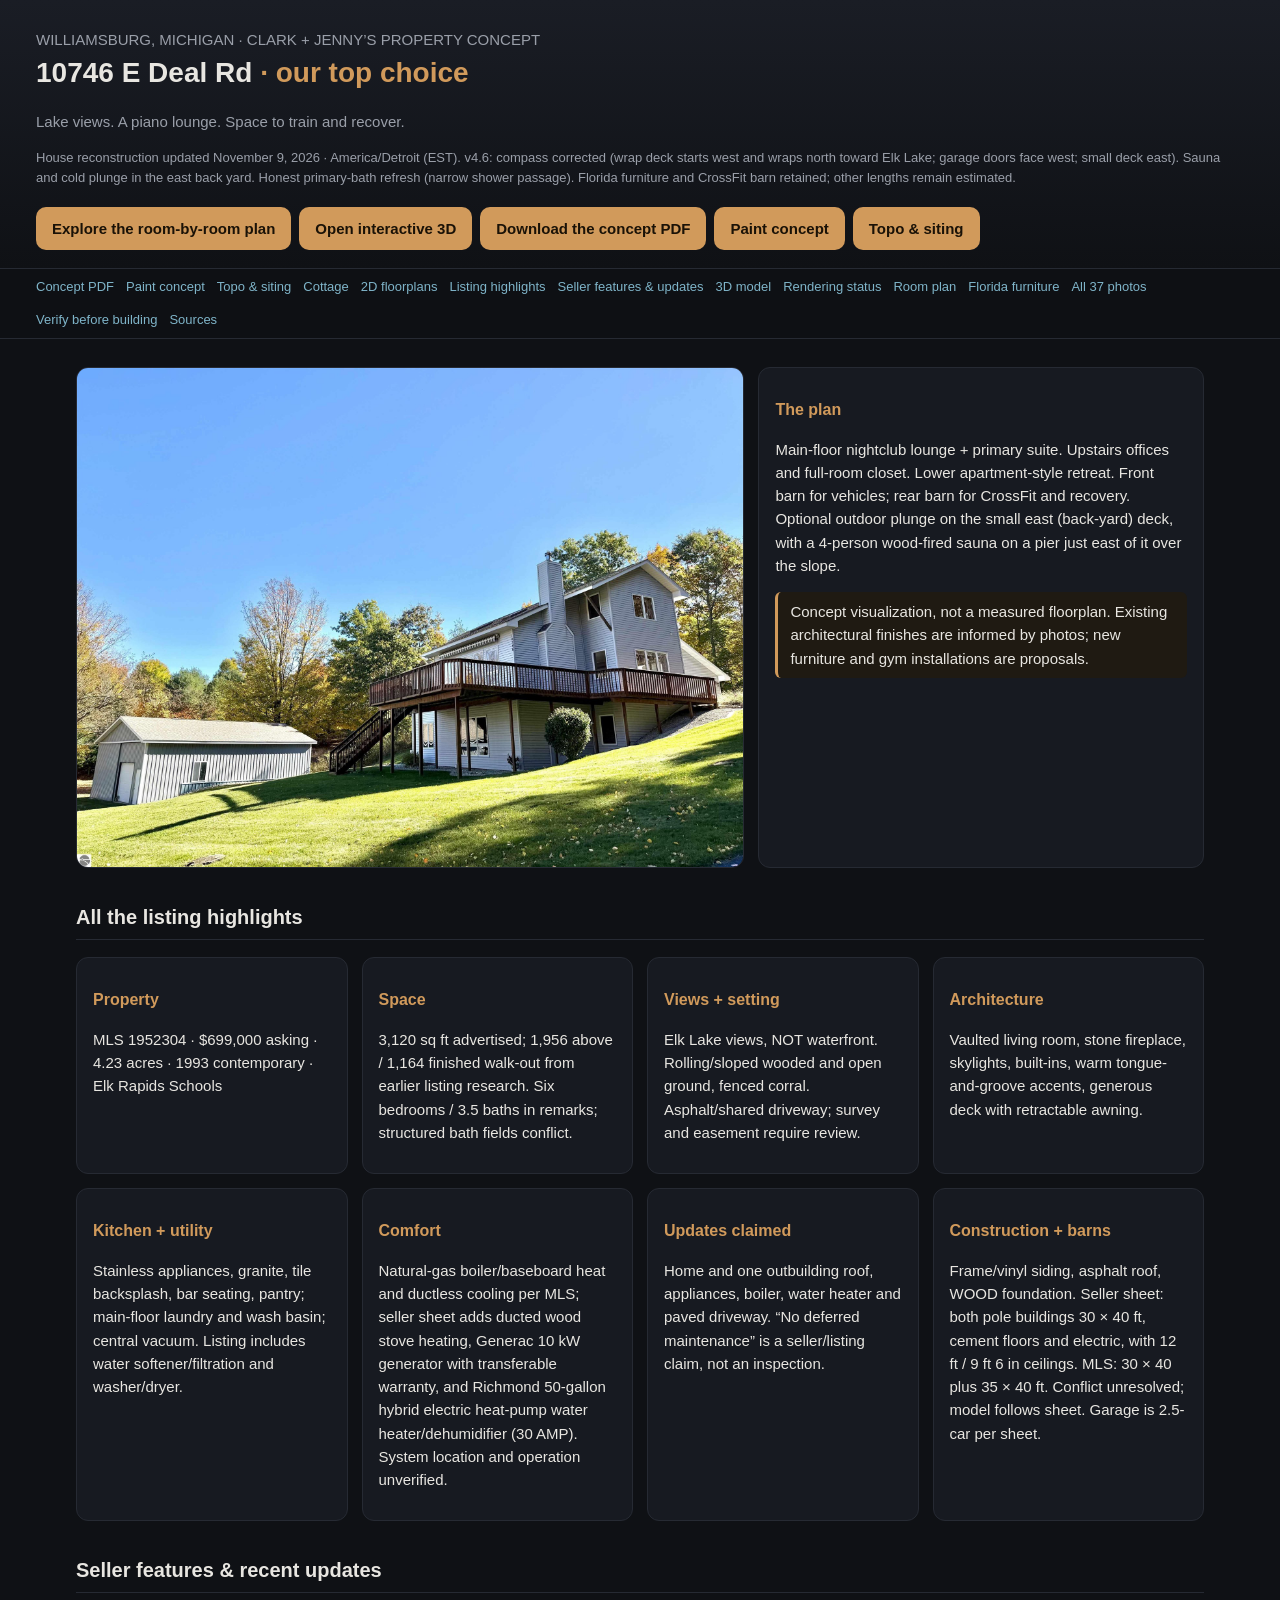
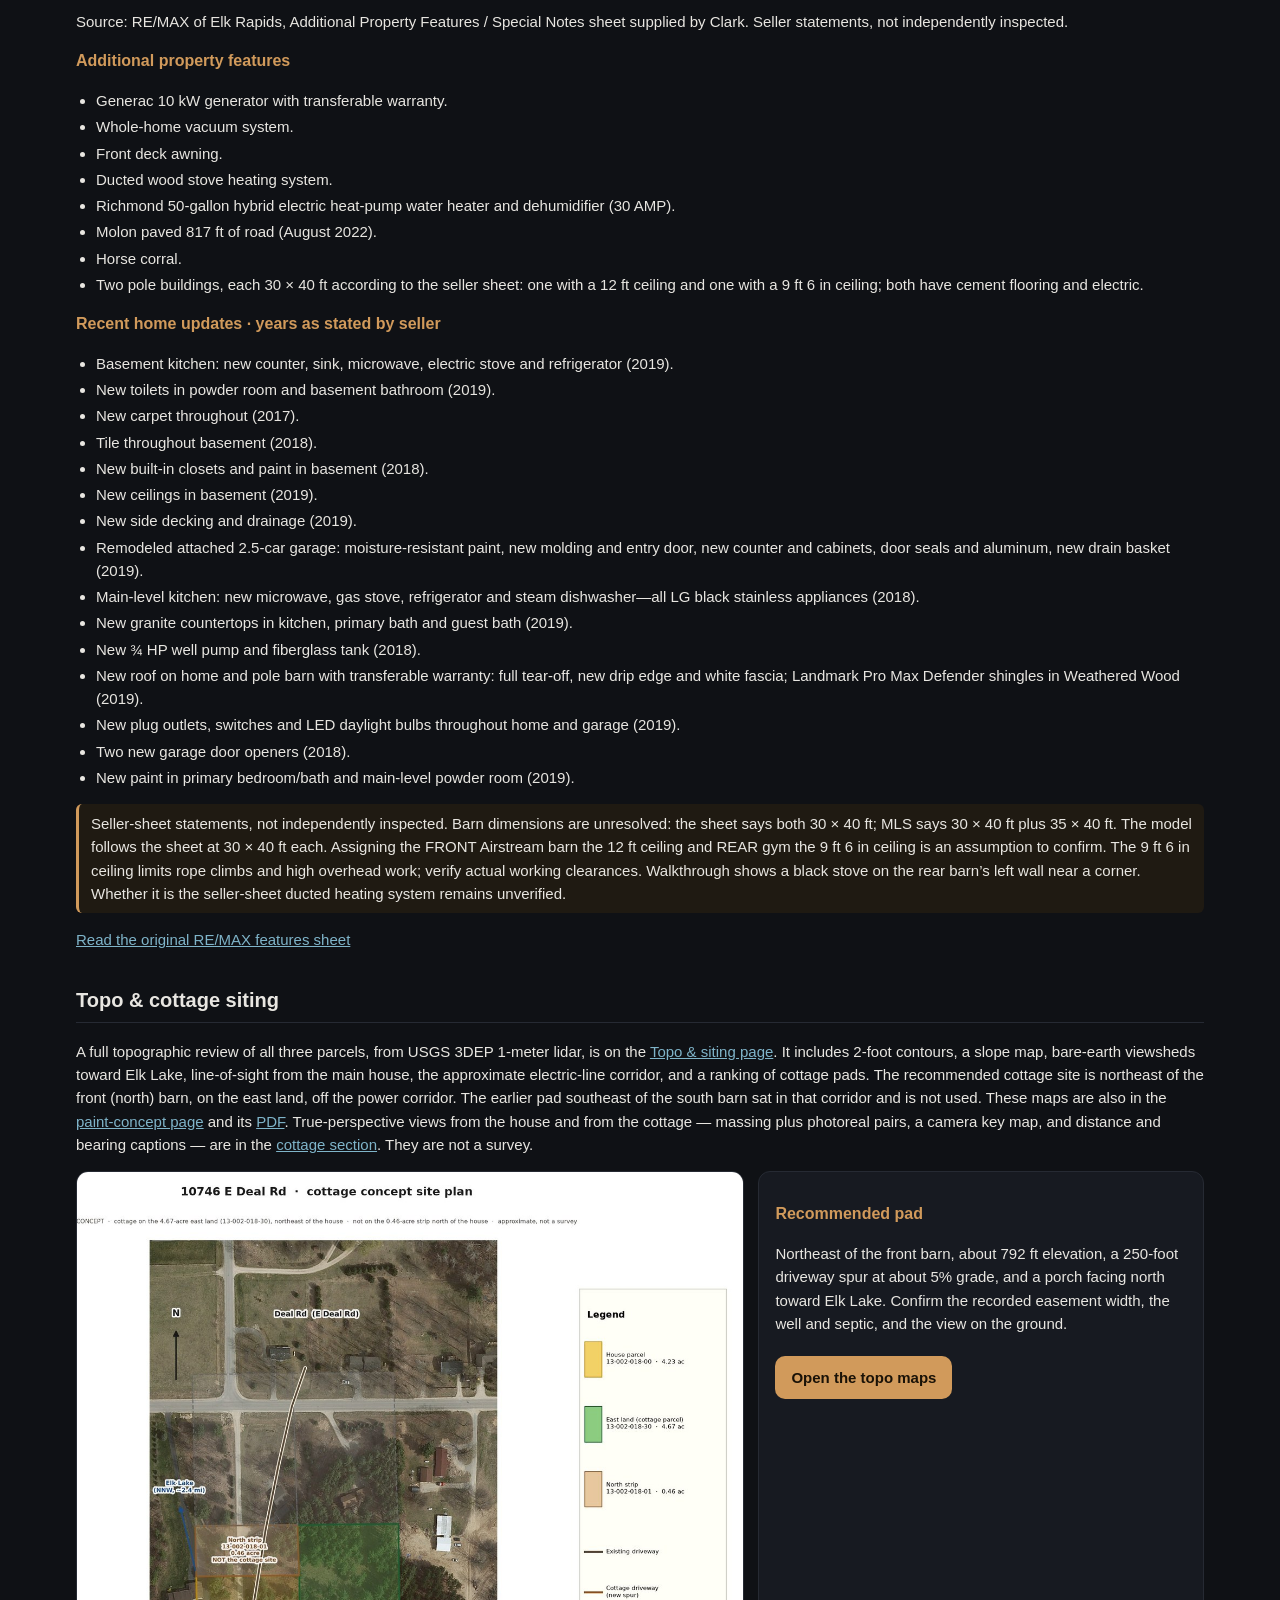
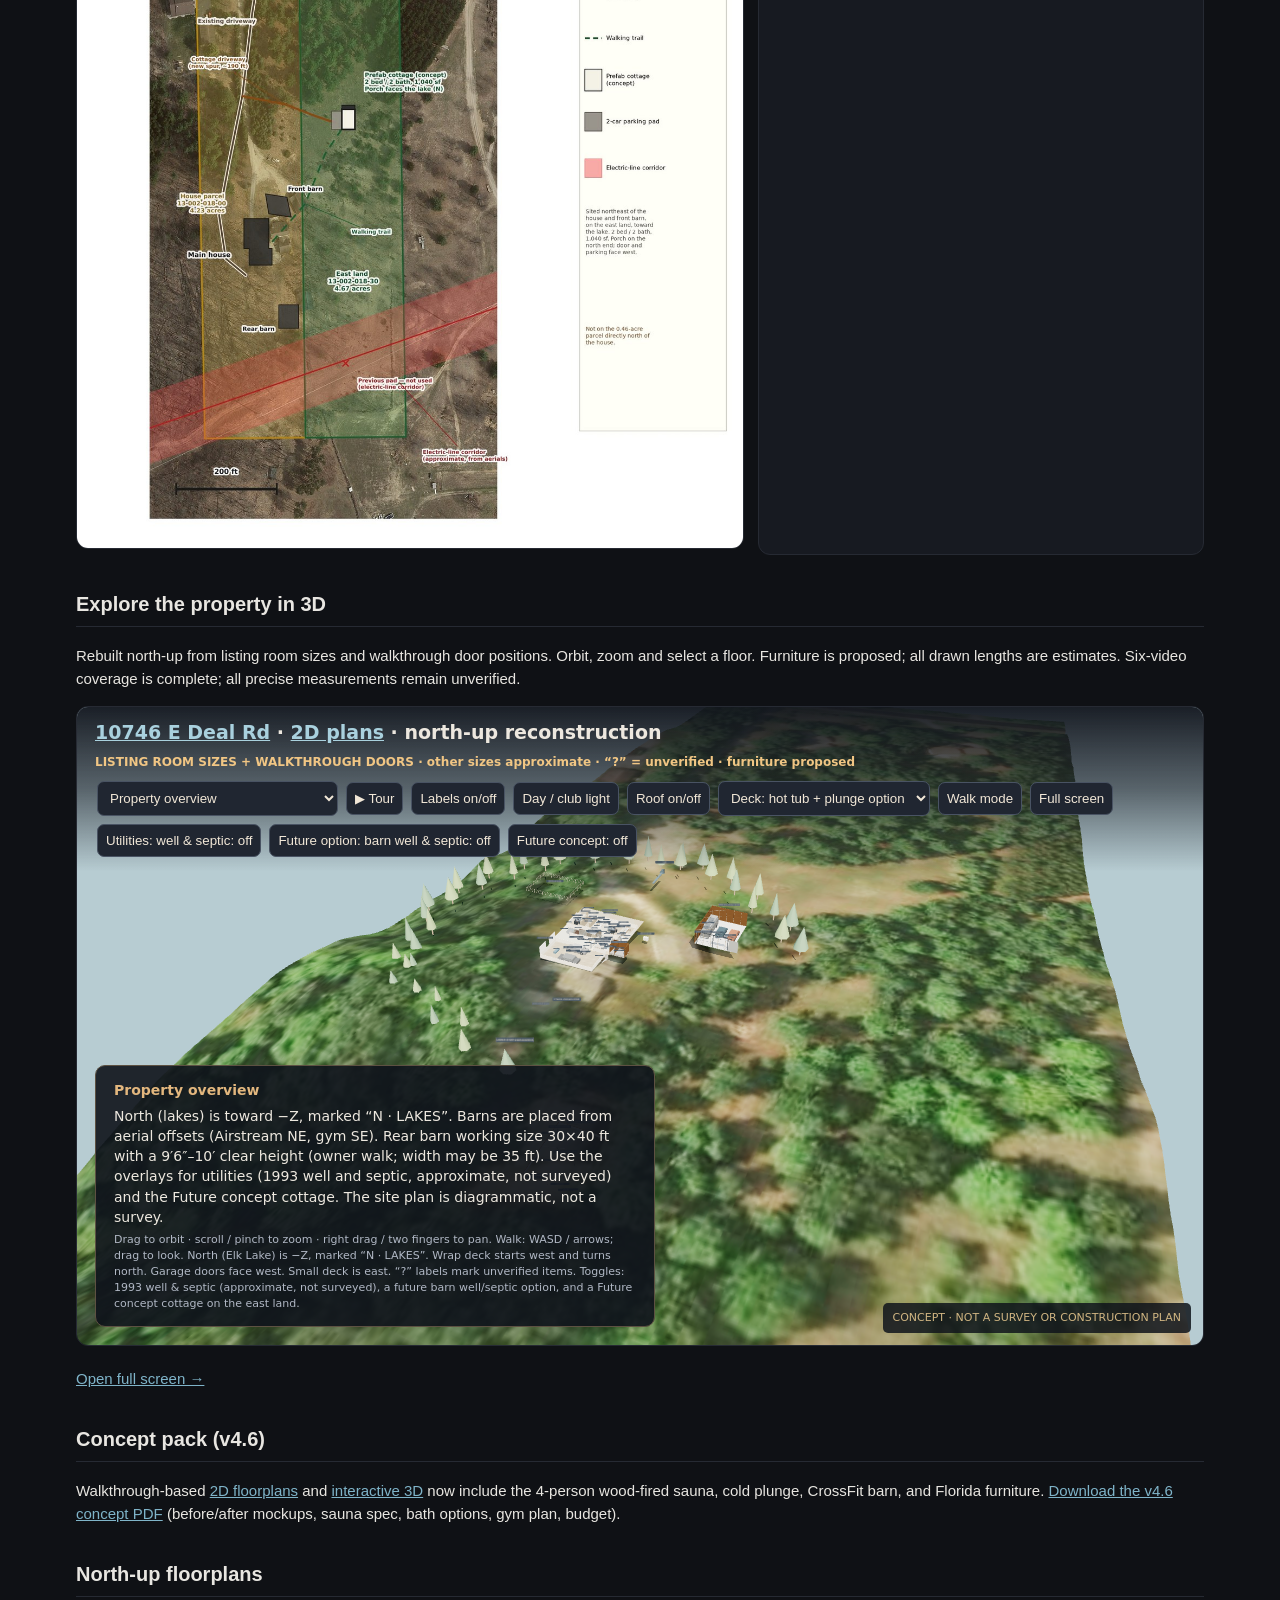
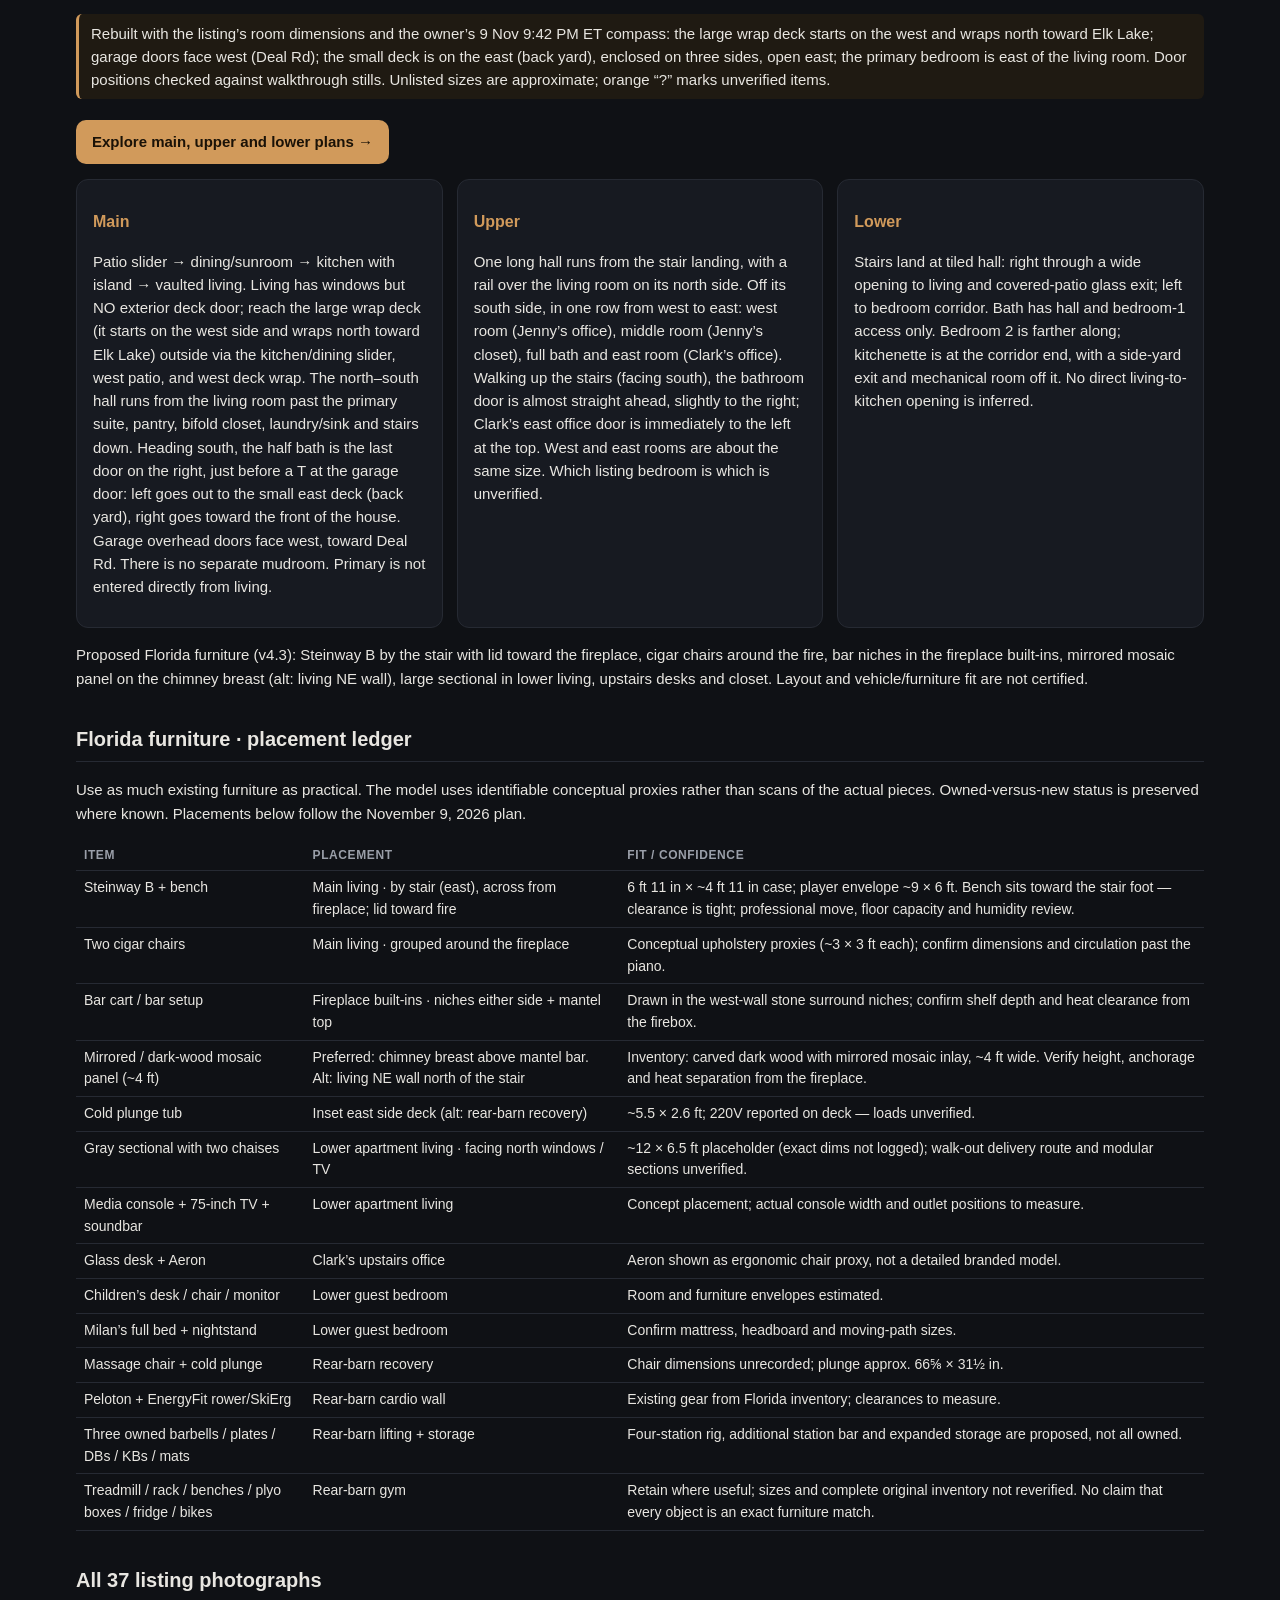
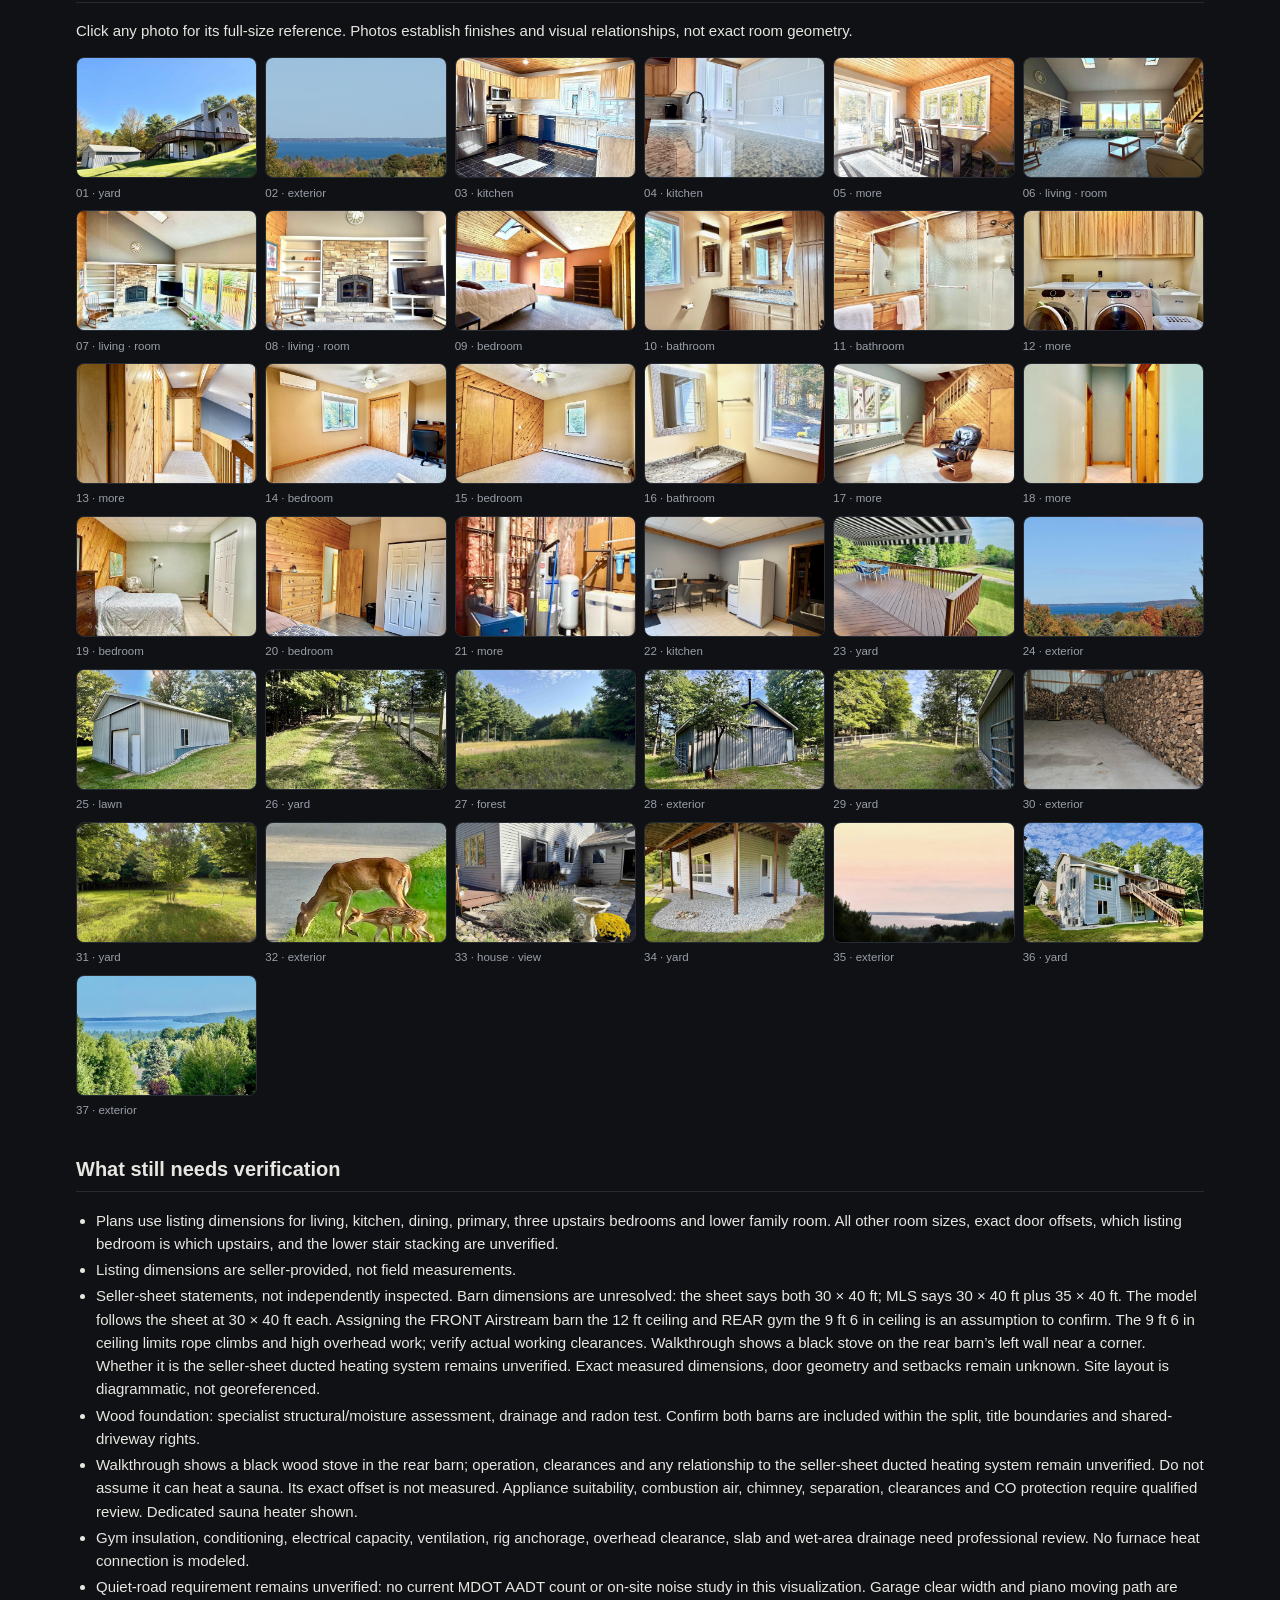
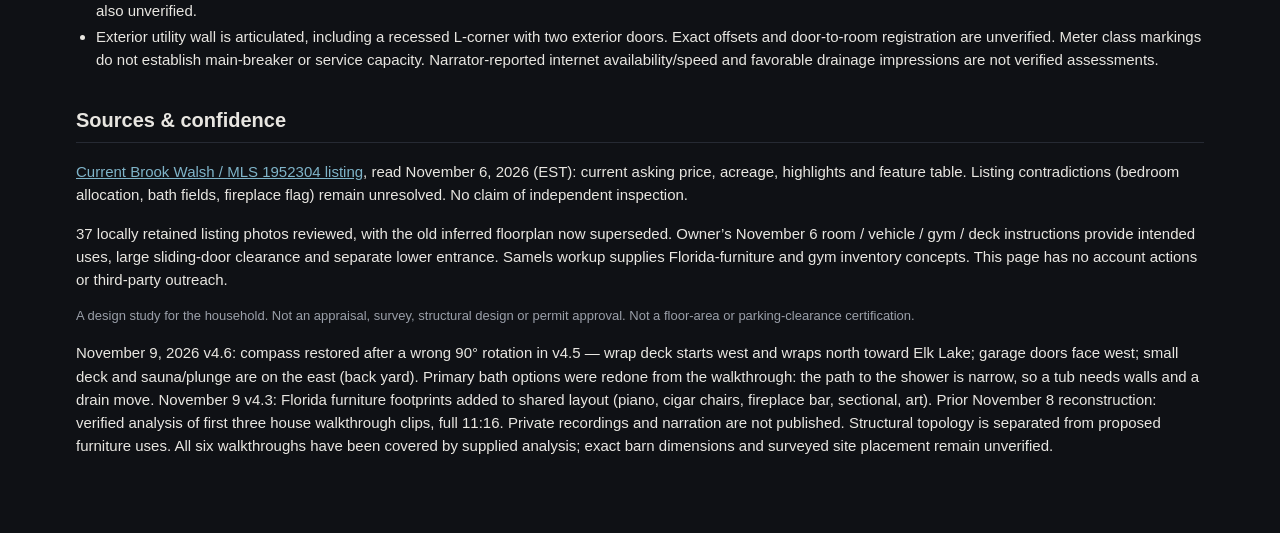
<file: index.html>
<!DOCTYPE html>

<html lang="en"><head><meta charset="utf-8"/><meta content="width=device-width,initial-scale=1" name="viewport"/><title>10746 E Deal Rd · Home, lounge &amp; recovery</title><style>
:root{--bg:#0f1115;--panel:#171a21;--line:#262a33;--text:#e8e6e1;--muted:#9a9fa9;--accent:#d19a5b;--accent2:#7fb4c9;--ok:#7fd18a;--bad:#e08a8a}
*{box-sizing:border-box}body{margin:0;background:var(--bg);color:var(--text);font:15px/1.55 -apple-system,"Segoe UI",Inter,Roboto,sans-serif}
header{padding:28px 36px 18px;border-bottom:1px solid var(--line);background:linear-gradient(180deg,#1a1d25,#0f1115)}
h1{margin:0;font-size:28px}h1 span{color:var(--accent)}.sub{color:var(--muted)}
nav{position:sticky;top:0;z-index:3;background:rgba(15,17,21,.95);border-bottom:1px solid var(--line);padding:8px 36px;display:flex;flex-wrap:wrap;gap:12px;font-size:13px}
a{color:var(--accent2)}nav a{text-decoration:none}
main{max-width:1200px;margin:0 auto;padding:10px 36px 60px}
section{margin-top:34px}h2{font-size:20px;border-bottom:1px solid var(--line);padding-bottom:6px}h3{font-size:16px;margin-bottom:4px;color:var(--accent)}
.grid{display:grid;grid-template-columns:repeat(auto-fit,minmax(260px,1fr));gap:14px}
.card{background:var(--panel);border:1px solid var(--line);border-radius:12px;padding:14px 16px}
table{border-collapse:collapse;width:100%;font-size:14px}td,th{border-bottom:1px solid var(--line);padding:6px 8px;text-align:left;vertical-align:top}th{color:var(--muted);font-size:12px;text-transform:uppercase;letter-spacing:.05em}
.tag{display:inline-block;font-size:11px;padding:0 7px;border-radius:9px;border:1px solid;margin-left:4px;white-space:nowrap}
.S{color:var(--ok);border-color:var(--ok)}.I{color:#e0c36a;border-color:#e0c36a}.U{color:var(--bad);border-color:var(--bad)}.C{color:#b9a3e6;border-color:#b9a3e6}
.hero{display:grid;grid-template-columns:2fr 1fr;gap:14px;margin-top:18px}.hero img{width:100%;border-radius:12px;border:1px solid var(--line)}
.cta{display:inline-block;background:var(--accent);color:#1a1207;font-weight:700;padding:10px 16px;border-radius:10px;text-decoration:none;margin:6px 8px 0 0}
.gal{display:grid;grid-template-columns:repeat(auto-fill,minmax(170px,1fr));gap:8px}.gal figure{margin:0}.gal img{width:100%;aspect-ratio:3/2;object-fit:cover;border-radius:8px;border:1px solid var(--line)}
.gal figcaption{font-size:11.5px;color:var(--muted)}.gal a{text-decoration:none}
.key{grid-template-columns:repeat(auto-fill,minmax(260px,1fr))}
.warn{border-left:3px solid var(--accent);background:#1f1a12;padding:8px 12px;border-radius:6px}
ul{padding-left:20px}li{margin:3px 0}.muted{color:var(--muted);font-size:13px}
.pc{display:grid;grid-template-columns:1fr 1fr;gap:14px}@media(max-width:800px){.hero,.pc{grid-template-columns:1fr}}

.hero{grid-template-columns:1.5fr 1fr}.rendergrid{display:grid;grid-template-columns:repeat(auto-fit,minmax(350px,1fr));gap:18px}.rendergrid img{width:100%;border-radius:12px}figure{margin:0}figcaption{color:var(--muted);font-size:13px}iframe{width:100%;height:640px;border:1px solid var(--line);border-radius:12px} @media(max-width:700px){header,nav{padding:18px}main{padding:10px 18px}.hero{grid-template-columns:1fr}.rendergrid{grid-template-columns:1fr}}</style></head><body><header><div class="sub">WILLIAMSBURG, MICHIGAN · CLARK + JENNY’S PROPERTY CONCEPT</div><h1>10746 E Deal Rd <span>· our top choice</span></h1><p class="sub">Lake views. A piano lounge. Space to train and recover.</p><p class="muted">House reconstruction updated November 9, 2026 · America/Detroit (EST). v4.6: compass corrected (wrap deck starts west and wraps north toward Elk Lake; garage doors face west; small deck east). Sauna and cold plunge in the east back yard. Honest primary-bath refresh (narrow shower passage). Florida furniture and CrossFit barn retained; other lengths remain estimated.</p><a class="cta" href="#plan">Explore the room-by-room plan</a><a class="cta" href="model.html" id="modelCTA">Open interactive 3D</a><a class="cta" href="10746-Deal-Rd-Concept-v4.6.pdf" id="pdfCTA">Download the concept PDF</a><a class="cta" href="paint-concept/">Paint concept</a><a class="cta" href="topo/">Topo &amp; siting</a></header><nav><a href="10746-Deal-Rd-Concept-v4.6.pdf">Concept PDF</a><a href="paint-concept/">Paint concept</a><a href="topo/">Topo &amp; siting</a><a href="paint-concept/#cottage">Cottage</a><a href="floorplans.html">2D floorplans</a><a href="#facts">Listing highlights</a><a href="#seller-features">Seller features &amp; updates</a><a href="#model">3D model</a><a href="#concepts">Rendering status</a><a href="#plan">Room plan</a><a href="#inventory">Florida furniture</a><a href="#photos">All 37 photos</a><a href="#verify">Verify before building</a><a href="#sources">Sources</a></nav><main><div class="hero"><img alt="Listing rear exterior with deck" src="photos/01_yard.jpg"/><div class="card"><h3>The plan</h3><p>Main-floor nightclub lounge + primary suite. Upstairs offices and full-room closet. Lower apartment-style retreat. Front barn for vehicles; rear barn for CrossFit and recovery. Optional outdoor plunge on the small east (back-yard) deck, with a 4-person wood-fired sauna on a pier just east of it over the slope.</p><p class="warn">Concept visualization, not a measured floorplan. Existing architectural finishes are informed by photos; new furniture and gym installations are proposals.</p></div></div><section id="facts"><h2>All the listing highlights</h2><div class="grid"><div class="card"><h3>Property</h3><p>MLS 1952304 · $699,000 asking · 4.23 acres · 1993 contemporary · Elk Rapids Schools</p></div><div class="card"><h3>Space</h3><p>3,120 sq ft advertised; 1,956 above / 1,164 finished walk-out from earlier listing research. Six bedrooms / 3.5 baths in remarks; structured bath fields conflict.</p></div><div class="card"><h3>Views + setting</h3><p>Elk Lake views, NOT waterfront. Rolling/sloped wooded and open ground, fenced corral. Asphalt/shared driveway; survey and easement require review.</p></div><div class="card"><h3>Architecture</h3><p>Vaulted living room, stone fireplace, skylights, built-ins, warm tongue-and-groove accents, generous deck with retractable awning.</p></div><div class="card"><h3>Kitchen + utility</h3><p>Stainless appliances, granite, tile backsplash, bar seating, pantry; main-floor laundry and wash basin; central vacuum. Listing includes water softener/filtration and washer/dryer.</p></div><div class="card"><h3>Comfort</h3><p>Natural-gas boiler/baseboard heat and ductless cooling per MLS; seller sheet adds ducted wood stove heating, Generac 10 kW generator with transferable warranty, and Richmond 50-gallon hybrid electric heat-pump water heater/dehumidifier (30 AMP). System location and operation unverified.</p></div><div class="card"><h3>Updates claimed</h3><p>Home and one outbuilding roof, appliances, boiler, water heater and paved driveway. “No deferred maintenance” is a seller/listing claim, not an inspection.</p></div><div class="card"><h3>Construction + barns</h3><p>Frame/vinyl siding, asphalt roof, WOOD foundation. Seller sheet: both pole buildings 30 × 40 ft, cement floors and electric, with 12 ft / 9 ft 6 in ceilings. MLS: 30 × 40 plus 35 × 40 ft. Conflict unresolved; model follows sheet. Garage is 2.5-car per sheet.</p></div></div></section><section id="seller-features"><h2>Seller features &amp; recent updates</h2><p>Source: RE/MAX of Elk Rapids, Additional Property Features / Special Notes sheet supplied by Clark. Seller statements, not independently inspected.</p><h3>Additional property features</h3><ul><li>Generac 10 kW generator with transferable warranty.</li><li>Whole-home vacuum system.</li><li>Front deck awning.</li><li>Ducted wood stove heating system.</li><li>Richmond 50-gallon hybrid electric heat-pump water heater and dehumidifier (30 AMP).</li><li>Molon paved 817 ft of road (August 2022).</li><li>Horse corral.</li><li>Two pole buildings, each 30 × 40 ft according to the seller sheet: one with a 12 ft ceiling and one with a 9 ft 6 in ceiling; both have cement flooring and electric.</li></ul><h3>Recent home updates · years as stated by seller</h3><ul><li>Basement kitchen: new counter, sink, microwave, electric stove and refrigerator (2019).</li><li>New toilets in powder room and basement bathroom (2019).</li><li>New carpet throughout (2017).</li><li>Tile throughout basement (2018).</li><li>New built-in closets and paint in basement (2018).</li><li>New ceilings in basement (2019).</li><li>New side decking and drainage (2019).</li><li>Remodeled attached 2.5-car garage: moisture-resistant paint, new molding and entry door, new counter and cabinets, door seals and aluminum, new drain basket (2019).</li><li>Main-level kitchen: new microwave, gas stove, refrigerator and steam dishwasher—all LG black stainless appliances (2018).</li><li>New granite countertops in kitchen, primary bath and guest bath (2019).</li><li>New ¾ HP well pump and fiberglass tank (2018).</li><li>New roof on home and pole barn with transferable warranty: full tear-off, new drip edge and white fascia; Landmark Pro Max Defender shingles in Weathered Wood (2019).</li><li>New plug outlets, switches and LED daylight bulbs throughout home and garage (2019).</li><li>Two new garage door openers (2018).</li><li>New paint in primary bedroom/bath and main-level powder room (2019).</li></ul><p class="warn">Seller-sheet statements, not independently inspected. Barn dimensions are unresolved: the sheet says both 30 × 40 ft; MLS says 30 × 40 ft plus 35 × 40 ft. The model follows the sheet at 30 × 40 ft each. Assigning the FRONT Airstream barn the 12 ft ceiling and REAR gym the 9 ft 6 in ceiling is an assumption to confirm. The 9 ft 6 in ceiling limits rope climbs and high overhead work; verify actual working clearances. Walkthrough shows a black stove on the rear barn’s left wall near a corner. Whether it is the seller-sheet ducted heating system remains unverified.</p><a href="assets/seller_features_sheet.jpg">Read the original RE/MAX features sheet</a></section><section id="topo"><h2>Topo &amp; cottage siting</h2><p>A full topographic review of all three parcels, from USGS 3DEP 1-meter lidar, is on the <a href="topo/">Topo &amp; siting page</a>. It includes 2-foot contours, a slope map, bare-earth viewsheds toward Elk Lake, line-of-sight from the main house, the approximate electric-line corridor, and a ranking of cottage pads. The recommended cottage site is northeast of the front (north) barn, on the east land, off the power corridor. The earlier pad southeast of the south barn sat in that corridor and is not used. These maps are also in the <a href="paint-concept/#topo">paint-concept page</a> and its <a href="paint-concept/10746-Deal-Rd-Paint-Concept.pdf">PDF</a>. True-perspective views from the house and from the cottage — massing plus photoreal pairs, a camera key map, and distance and bearing captions — are in the <a href="paint-concept/#cottage">cottage section</a>. They are not a survey.</p><div class="hero" style="margin-top:14px"><a href="topo/"><img alt="Concept site plan showing the cottage northeast of the front barn and the electric-line corridor" src="topo/img/cottage-site-plan-concept.jpg"/></a><div class="card"><h3>Recommended pad</h3><p>Northeast of the front barn, about 792 ft elevation, a 250-foot driveway spur at about 5% grade, and a porch facing north toward Elk Lake. Confirm the recorded easement width, the well and septic, and the view on the ground.</p><a class="cta" href="topo/">Open the topo maps</a></div></div></section><section id="model"><h2>Explore the property in 3D</h2><p>Rebuilt north-up from listing room sizes and walkthrough door positions. Orbit, zoom and select a floor. Furniture is proposed; all drawn lengths are estimates. Six-video coverage is complete; all precise measurements remain unverified.</p><iframe loading="lazy" src="model.html" title="Deal Rd interactive concept model"></iframe><p><a href="model.html">Open full screen →</a></p></section><section id="concepts"><h2>Concept pack (v4.6)</h2><p>Walkthrough-based <a href="floorplans.html">2D floorplans</a> and <a href="model.html">interactive 3D</a> now include the 4-person wood-fired sauna, cold plunge, CrossFit barn, and Florida furniture. <a href="10746-Deal-Rd-Concept-v4.6.pdf">Download the v4.6 concept PDF</a> (before/after mockups, sauna spec, bath options, gym plan, budget).</p></section><section id="plan"><h2>North-up floorplans</h2><p class="warn">Rebuilt with the listing’s room dimensions and the owner’s 9 Nov 9:42 PM ET compass: the large wrap deck starts on the west and wraps north toward Elk Lake; garage doors face west (Deal Rd); the small deck is on the east (back yard), enclosed on three sides, open east; the primary bedroom is east of the living room. Door positions checked against walkthrough stills. Unlisted sizes are approximate; orange “?” marks unverified items.</p><p><a class="cta" href="floorplans.html">Explore main, upper and lower plans →</a></p><div class="grid"><div class="card"><h3>Main</h3><p>Patio slider → dining/sunroom → kitchen with island → vaulted living. Living has windows but NO exterior deck door; reach the large wrap deck (it starts on the west side and wraps north toward Elk Lake) outside via the kitchen/dining slider, west patio, and west deck wrap. The north–south hall runs from the living room past the primary suite, pantry, bifold closet, laundry/sink and stairs down. Heading south, the half bath is the last door on the right, just before a T at the garage door: left goes out to the small east deck (back yard), right goes toward the front of the house. Garage overhead doors face west, toward Deal Rd. There is no separate mudroom. Primary is not entered directly from living.</p></div><div class="card"><h3>Upper</h3><p>One long hall runs from the stair landing, with a rail over the living room on its north side. Off its south side, in one row from west to east: west room (Jenny’s office), middle room (Jenny’s closet), full bath and east room (Clark’s office). Walking up the stairs (facing south), the bathroom door is almost straight ahead, slightly to the right; Clark’s east office door is immediately to the left at the top. West and east rooms are about the same size. Which listing bedroom is which is unverified.</p></div><div class="card"><h3>Lower</h3><p>Stairs land at tiled hall: right through a wide opening to living and covered-patio glass exit; left to bedroom corridor. Bath has hall and bedroom-1 access only. Bedroom 2 is farther along; kitchenette is at the corridor end, with a side-yard exit and mechanical room off it. No direct living-to-kitchen opening is inferred.</p></div></div><p>Proposed Florida furniture (v4.3): Steinway B by the stair with lid toward the fireplace, cigar chairs around the fire, bar niches in the fireplace built-ins, mirrored mosaic panel on the chimney breast (alt: living NE wall), large sectional in lower living, upstairs desks and closet. Layout and vehicle/furniture fit are not certified.</p></section><section id="inventory"><h2>Florida furniture · placement ledger</h2><p>Use as much existing furniture as practical. The model uses identifiable conceptual proxies rather than scans of the actual pieces. Owned-versus-new status is preserved where known. Placements below follow the November 9, 2026 plan.</p><table><tr><th>Item</th><th>Placement</th><th>Fit / confidence</th></tr><tr><td>Steinway B + bench</td><td>Main living · by stair (east), across from fireplace; lid toward fire</td><td>6 ft 11 in × ~4 ft 11 in case; player envelope ~9 × 6 ft. Bench sits toward the stair foot — clearance is tight; professional move, floor capacity and humidity review.</td></tr><tr><td>Two cigar chairs</td><td>Main living · grouped around the fireplace</td><td>Conceptual upholstery proxies (~3 × 3 ft each); confirm dimensions and circulation past the piano.</td></tr><tr><td>Bar cart / bar setup</td><td>Fireplace built-ins · niches either side + mantel top</td><td>Drawn in the west-wall stone surround niches; confirm shelf depth and heat clearance from the firebox.</td></tr><tr><td>Mirrored / dark-wood mosaic panel (~4 ft)</td><td>Preferred: chimney breast above mantel bar. Alt: living NE wall north of the stair</td><td>Inventory: carved dark wood with mirrored mosaic inlay, ~4 ft wide. Verify height, anchorage and heat separation from the fireplace.</td></tr><tr><td>Cold plunge tub</td><td>Inset east side deck (alt: rear-barn recovery)</td><td>~5.5 × 2.6 ft; 220V reported on deck — loads unverified.</td></tr><tr><td>Gray sectional with two chaises</td><td>Lower apartment living · facing north windows / TV</td><td>~12 × 6.5 ft placeholder (exact dims not logged); walk-out delivery route and modular sections unverified.</td></tr><tr><td>Media console + 75-inch TV + soundbar</td><td>Lower apartment living</td><td>Concept placement; actual console width and outlet positions to measure.</td></tr><tr><td>Glass desk + Aeron</td><td>Clark’s upstairs office</td><td>Aeron shown as ergonomic chair proxy, not a detailed branded model.</td></tr><tr><td>Children’s desk / chair / monitor</td><td>Lower guest bedroom</td><td>Room and furniture envelopes estimated.</td></tr><tr><td>Milan’s full bed + nightstand</td><td>Lower guest bedroom</td><td>Confirm mattress, headboard and moving-path sizes.</td></tr><tr><td>Massage chair + cold plunge</td><td>Rear-barn recovery</td><td>Chair dimensions unrecorded; plunge approx. 66⅝ × 31½ in.</td></tr><tr><td>Peloton + EnergyFit rower/SkiErg</td><td>Rear-barn cardio wall</td><td>Existing gear from Florida inventory; clearances to measure.</td></tr><tr><td>Three owned barbells / plates / DBs / KBs / mats</td><td>Rear-barn lifting + storage</td><td>Four-station rig, additional station bar and expanded storage are proposed, not all owned.</td></tr><tr><td>Treadmill / rack / benches / plyo boxes / fridge / bikes</td><td>Rear-barn gym</td><td>Retain where useful; sizes and complete original inventory not reverified. No claim that every object is an exact furniture match.</td></tr></table></section><section id="photos"><h2>All 37 listing photographs</h2><p>Click any photo for its full-size reference. Photos establish finishes and visual relationships, not exact room geometry.</p><div class="gal"><figure><a href="photos/01_yard.jpg"><img alt="Listing photo 01 · yard" loading="lazy" src="photos/01_yard.jpg"/></a><figcaption>01 · yard</figcaption></figure><figure><a href="photos/02_exterior.jpg"><img alt="Listing photo 02 · exterior" loading="lazy" src="photos/02_exterior.jpg"/></a><figcaption>02 · exterior</figcaption></figure><figure><a href="photos/03_kitchen.jpg"><img alt="Listing photo 03 · kitchen" loading="lazy" src="photos/03_kitchen.jpg"/></a><figcaption>03 · kitchen</figcaption></figure><figure><a href="photos/04_kitchen.jpg"><img alt="Listing photo 04 · kitchen" loading="lazy" src="photos/04_kitchen.jpg"/></a><figcaption>04 · kitchen</figcaption></figure><figure><a href="photos/05_more.jpg"><img alt="Listing photo 05 · more" loading="lazy" src="photos/05_more.jpg"/></a><figcaption>05 · more</figcaption></figure><figure><a href="photos/06_living_room.jpg"><img alt="Listing photo 06 · living · room" loading="lazy" src="photos/06_living_room.jpg"/></a><figcaption>06 · living · room</figcaption></figure><figure><a href="photos/07_living_room.jpg"><img alt="Listing photo 07 · living · room" loading="lazy" src="photos/07_living_room.jpg"/></a><figcaption>07 · living · room</figcaption></figure><figure><a href="photos/08_living_room.jpg"><img alt="Listing photo 08 · living · room" loading="lazy" src="photos/08_living_room.jpg"/></a><figcaption>08 · living · room</figcaption></figure><figure><a href="photos/09_bedroom.jpg"><img alt="Listing photo 09 · bedroom" loading="lazy" src="photos/09_bedroom.jpg"/></a><figcaption>09 · bedroom</figcaption></figure><figure><a href="photos/10_bathroom.jpg"><img alt="Listing photo 10 · bathroom" loading="lazy" src="photos/10_bathroom.jpg"/></a><figcaption>10 · bathroom</figcaption></figure><figure><a href="photos/11_bathroom.jpg"><img alt="Listing photo 11 · bathroom" loading="lazy" src="photos/11_bathroom.jpg"/></a><figcaption>11 · bathroom</figcaption></figure><figure><a href="photos/12_more.jpg"><img alt="Listing photo 12 · more" loading="lazy" src="photos/12_more.jpg"/></a><figcaption>12 · more</figcaption></figure><figure><a href="photos/13_more.jpg"><img alt="Listing photo 13 · more" loading="lazy" src="photos/13_more.jpg"/></a><figcaption>13 · more</figcaption></figure><figure><a href="photos/14_bedroom.jpg"><img alt="Listing photo 14 · bedroom" loading="lazy" src="photos/14_bedroom.jpg"/></a><figcaption>14 · bedroom</figcaption></figure><figure><a href="photos/15_bedroom.jpg"><img alt="Listing photo 15 · bedroom" loading="lazy" src="photos/15_bedroom.jpg"/></a><figcaption>15 · bedroom</figcaption></figure><figure><a href="photos/16_bathroom.jpg"><img alt="Listing photo 16 · bathroom" loading="lazy" src="photos/16_bathroom.jpg"/></a><figcaption>16 · bathroom</figcaption></figure><figure><a href="photos/17_more.jpg"><img alt="Listing photo 17 · more" loading="lazy" src="photos/17_more.jpg"/></a><figcaption>17 · more</figcaption></figure><figure><a href="photos/18_more.jpg"><img alt="Listing photo 18 · more" loading="lazy" src="photos/18_more.jpg"/></a><figcaption>18 · more</figcaption></figure><figure><a href="photos/19_bedroom.jpg"><img alt="Listing photo 19 · bedroom" loading="lazy" src="photos/19_bedroom.jpg"/></a><figcaption>19 · bedroom</figcaption></figure><figure><a href="photos/20_bedroom.jpg"><img alt="Listing photo 20 · bedroom" loading="lazy" src="photos/20_bedroom.jpg"/></a><figcaption>20 · bedroom</figcaption></figure><figure><a href="photos/21_more.jpg"><img alt="Listing photo 21 · more" loading="lazy" src="photos/21_more.jpg"/></a><figcaption>21 · more</figcaption></figure><figure><a href="photos/22_kitchen.jpg"><img alt="Listing photo 22 · kitchen" loading="lazy" src="photos/22_kitchen.jpg"/></a><figcaption>22 · kitchen</figcaption></figure><figure><a href="photos/23_yard.jpg"><img alt="Listing photo 23 · yard" loading="lazy" src="photos/23_yard.jpg"/></a><figcaption>23 · yard</figcaption></figure><figure><a href="photos/24_exterior.jpg"><img alt="Listing photo 24 · exterior" loading="lazy" src="photos/24_exterior.jpg"/></a><figcaption>24 · exterior</figcaption></figure><figure><a href="photos/25_lawn.jpg"><img alt="Listing photo 25 · lawn" loading="lazy" src="photos/25_lawn.jpg"/></a><figcaption>25 · lawn</figcaption></figure><figure><a href="photos/26_yard.jpg"><img alt="Listing photo 26 · yard" loading="lazy" src="photos/26_yard.jpg"/></a><figcaption>26 · yard</figcaption></figure><figure><a href="photos/27_forest.jpg"><img alt="Listing photo 27 · forest" loading="lazy" src="photos/27_forest.jpg"/></a><figcaption>27 · forest</figcaption></figure><figure><a href="photos/28_exterior.jpg"><img alt="Listing photo 28 · exterior" loading="lazy" src="photos/28_exterior.jpg"/></a><figcaption>28 · exterior</figcaption></figure><figure><a href="photos/29_yard.jpg"><img alt="Listing photo 29 · yard" loading="lazy" src="photos/29_yard.jpg"/></a><figcaption>29 · yard</figcaption></figure><figure><a href="photos/30_exterior.jpg"><img alt="Listing photo 30 · exterior" loading="lazy" src="photos/30_exterior.jpg"/></a><figcaption>30 · exterior</figcaption></figure><figure><a href="photos/31_yard.jpg"><img alt="Listing photo 31 · yard" loading="lazy" src="photos/31_yard.jpg"/></a><figcaption>31 · yard</figcaption></figure><figure><a href="photos/32_exterior.jpg"><img alt="Listing photo 32 · exterior" loading="lazy" src="photos/32_exterior.jpg"/></a><figcaption>32 · exterior</figcaption></figure><figure><a href="photos/33_house_view.jpg"><img alt="Listing photo 33 · house · view" loading="lazy" src="photos/33_house_view.jpg"/></a><figcaption>33 · house · view</figcaption></figure><figure><a href="photos/34_yard.jpg"><img alt="Listing photo 34 · yard" loading="lazy" src="photos/34_yard.jpg"/></a><figcaption>34 · yard</figcaption></figure><figure><a href="photos/35_exterior.jpg"><img alt="Listing photo 35 · exterior" loading="lazy" src="photos/35_exterior.jpg"/></a><figcaption>35 · exterior</figcaption></figure><figure><a href="photos/36_yard.jpg"><img alt="Listing photo 36 · yard" loading="lazy" src="photos/36_yard.jpg"/></a><figcaption>36 · yard</figcaption></figure><figure><a href="photos/37_exterior.jpg"><img alt="Listing photo 37 · exterior" loading="lazy" src="photos/37_exterior.jpg"/></a><figcaption>37 · exterior</figcaption></figure></div></section><section id="verify"><h2>What still needs verification</h2><ul><li>Plans use listing dimensions for living, kitchen, dining, primary, three upstairs bedrooms and lower family room. All other room sizes, exact door offsets, which listing bedroom is which upstairs, and the lower stair stacking are unverified.</li><li>Listing dimensions are seller-provided, not field measurements.</li><li>Seller-sheet statements, not independently inspected. Barn dimensions are unresolved: the sheet says both 30 × 40 ft; MLS says 30 × 40 ft plus 35 × 40 ft. The model follows the sheet at 30 × 40 ft each. Assigning the FRONT Airstream barn the 12 ft ceiling and REAR gym the 9 ft 6 in ceiling is an assumption to confirm. The 9 ft 6 in ceiling limits rope climbs and high overhead work; verify actual working clearances. Walkthrough shows a black stove on the rear barn’s left wall near a corner. Whether it is the seller-sheet ducted heating system remains unverified. Exact measured dimensions, door geometry and setbacks remain unknown. Site layout is diagrammatic, not georeferenced.</li><li>Wood foundation: specialist structural/moisture assessment, drainage and radon test. Confirm both barns are included within the split, title boundaries and shared-driveway rights.</li><li>Walkthrough shows a black wood stove in the rear barn; operation, clearances and any relationship to the seller-sheet ducted heating system remain unverified. Do not assume it can heat a sauna. Its exact offset is not measured. Appliance suitability, combustion air, chimney, separation, clearances and CO protection require qualified review. Dedicated sauna heater shown.</li><li>Gym insulation, conditioning, electrical capacity, ventilation, rig anchorage, overhead clearance, slab and wet-area drainage need professional review. No furnace heat connection is modeled.</li><li>Quiet-road requirement remains unverified: no current MDOT AADT count or on-site noise study in this visualization. Garage clear width and piano moving path are also unverified.</li><li>Exterior utility wall is articulated, including a recessed L-corner with two exterior doors. Exact offsets and door-to-room registration are unverified. Meter class markings do not establish main-breaker or service capacity. Narrator-reported internet availability/speed and favorable drainage impressions are not verified assessments.</li></ul></section><section id="sources"><h2>Sources &amp; confidence</h2><p><a href="https://www.brookwalsh.com/listing/1952304-10746-e-deal-road-williamsburg-mi-49690/">Current Brook Walsh / MLS 1952304 listing</a>, read November 6, 2026 (EST): current asking price, acreage, highlights and feature table. Listing contradictions (bedroom allocation, bath fields, fireplace flag) remain unresolved. No claim of independent inspection.</p><p>37 locally retained listing photos reviewed, with the old inferred floorplan now superseded. Owner’s November 6 room / vehicle / gym / deck instructions provide intended uses, large sliding-door clearance and separate lower entrance. Samels workup supplies Florida-furniture and gym inventory concepts. This page has no account actions or third-party outreach.</p><p class="muted">A design study for the household. Not an appraisal, survey, structural design or permit approval. Not a floor-area or parking-clearance certification.</p><p>November 9, 2026 v4.6: compass restored after a wrong 90° rotation in v4.5 — wrap deck starts west and wraps north toward Elk Lake; garage doors face west; small deck and sauna/plunge are on the east (back yard). Primary bath options were redone from the walkthrough: the path to the shower is narrow, so a tub needs walls and a drain move. November 9 v4.3: Florida furniture footprints added to shared layout (piano, cigar chairs, fireplace bar, sectional, art). Prior November 8 reconstruction: verified analysis of first three house walkthrough clips, full 11:16. Private recordings and narration are not published. Structural topology is separated from proposed furniture uses. All six walkthroughs have been covered by supplied analysis; exact barn dimensions and surveyed site placement remain unverified.</p></section></main></body></html>
</file>
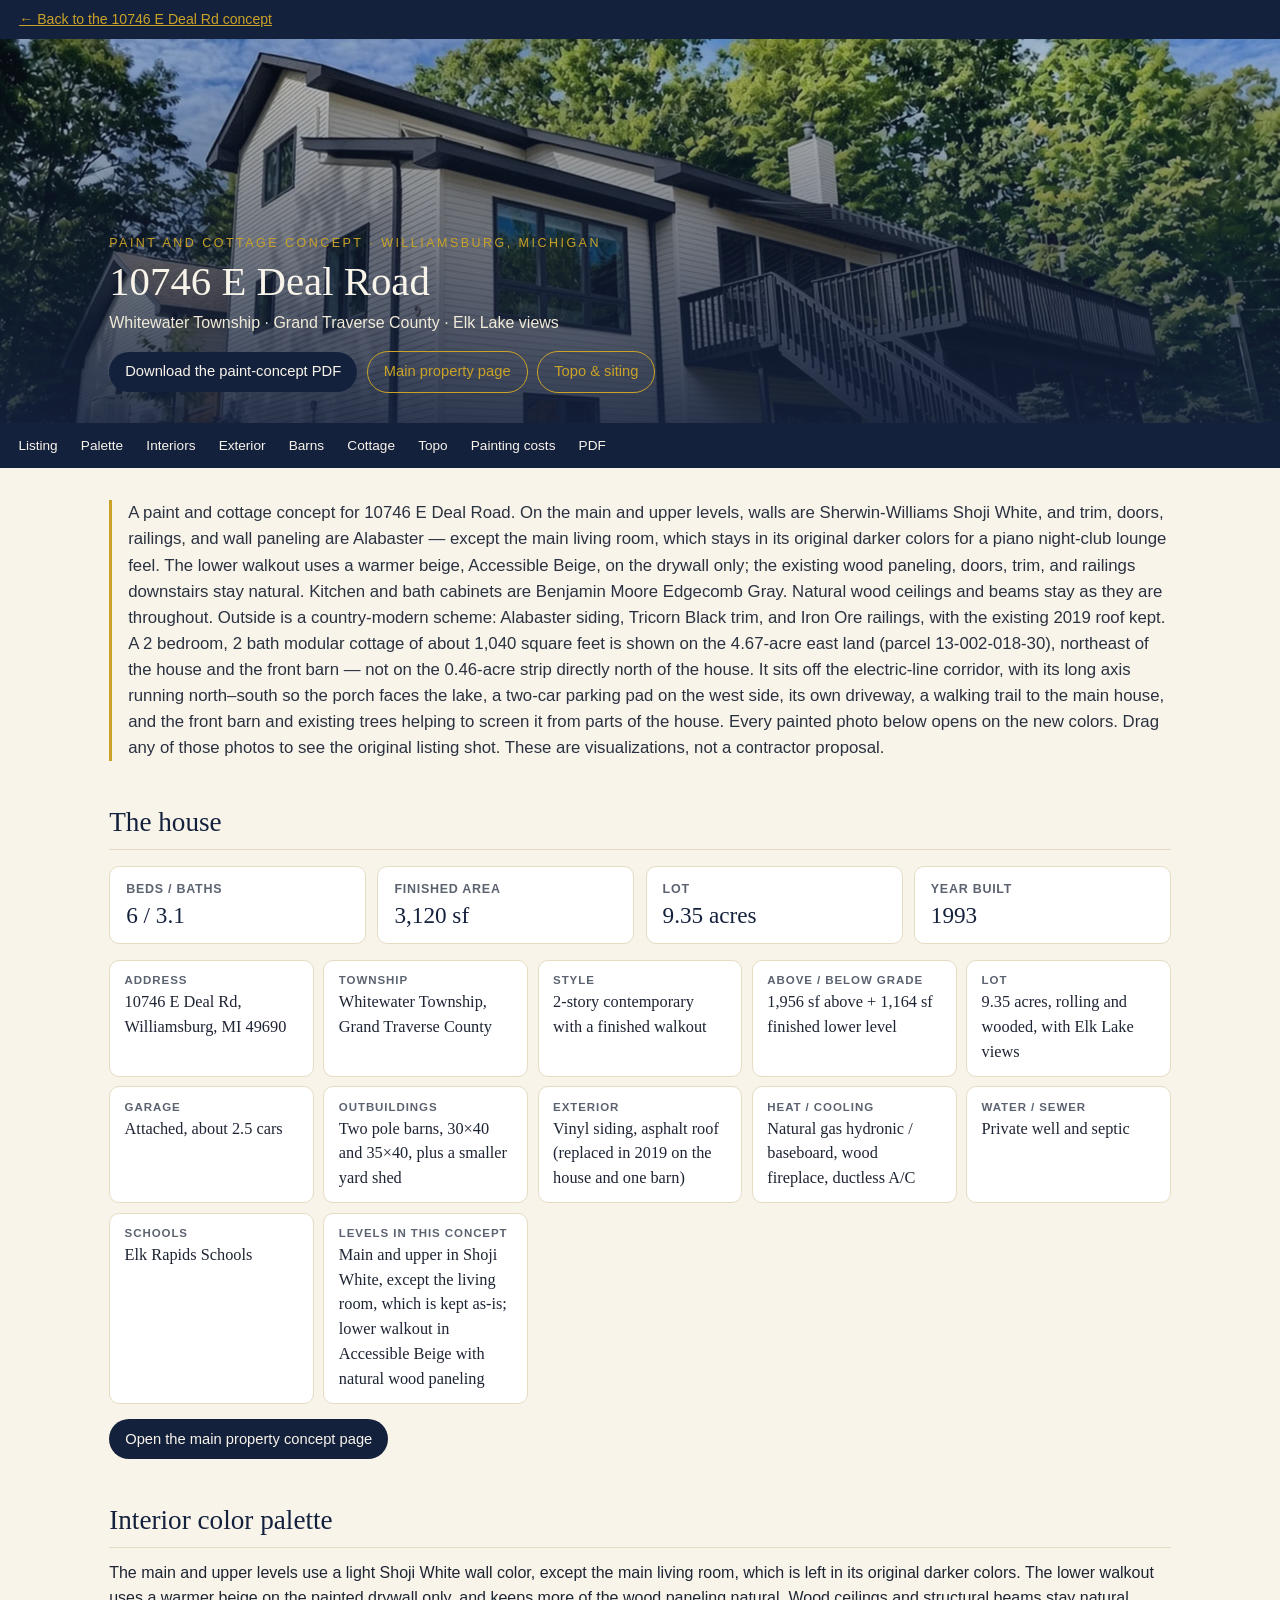
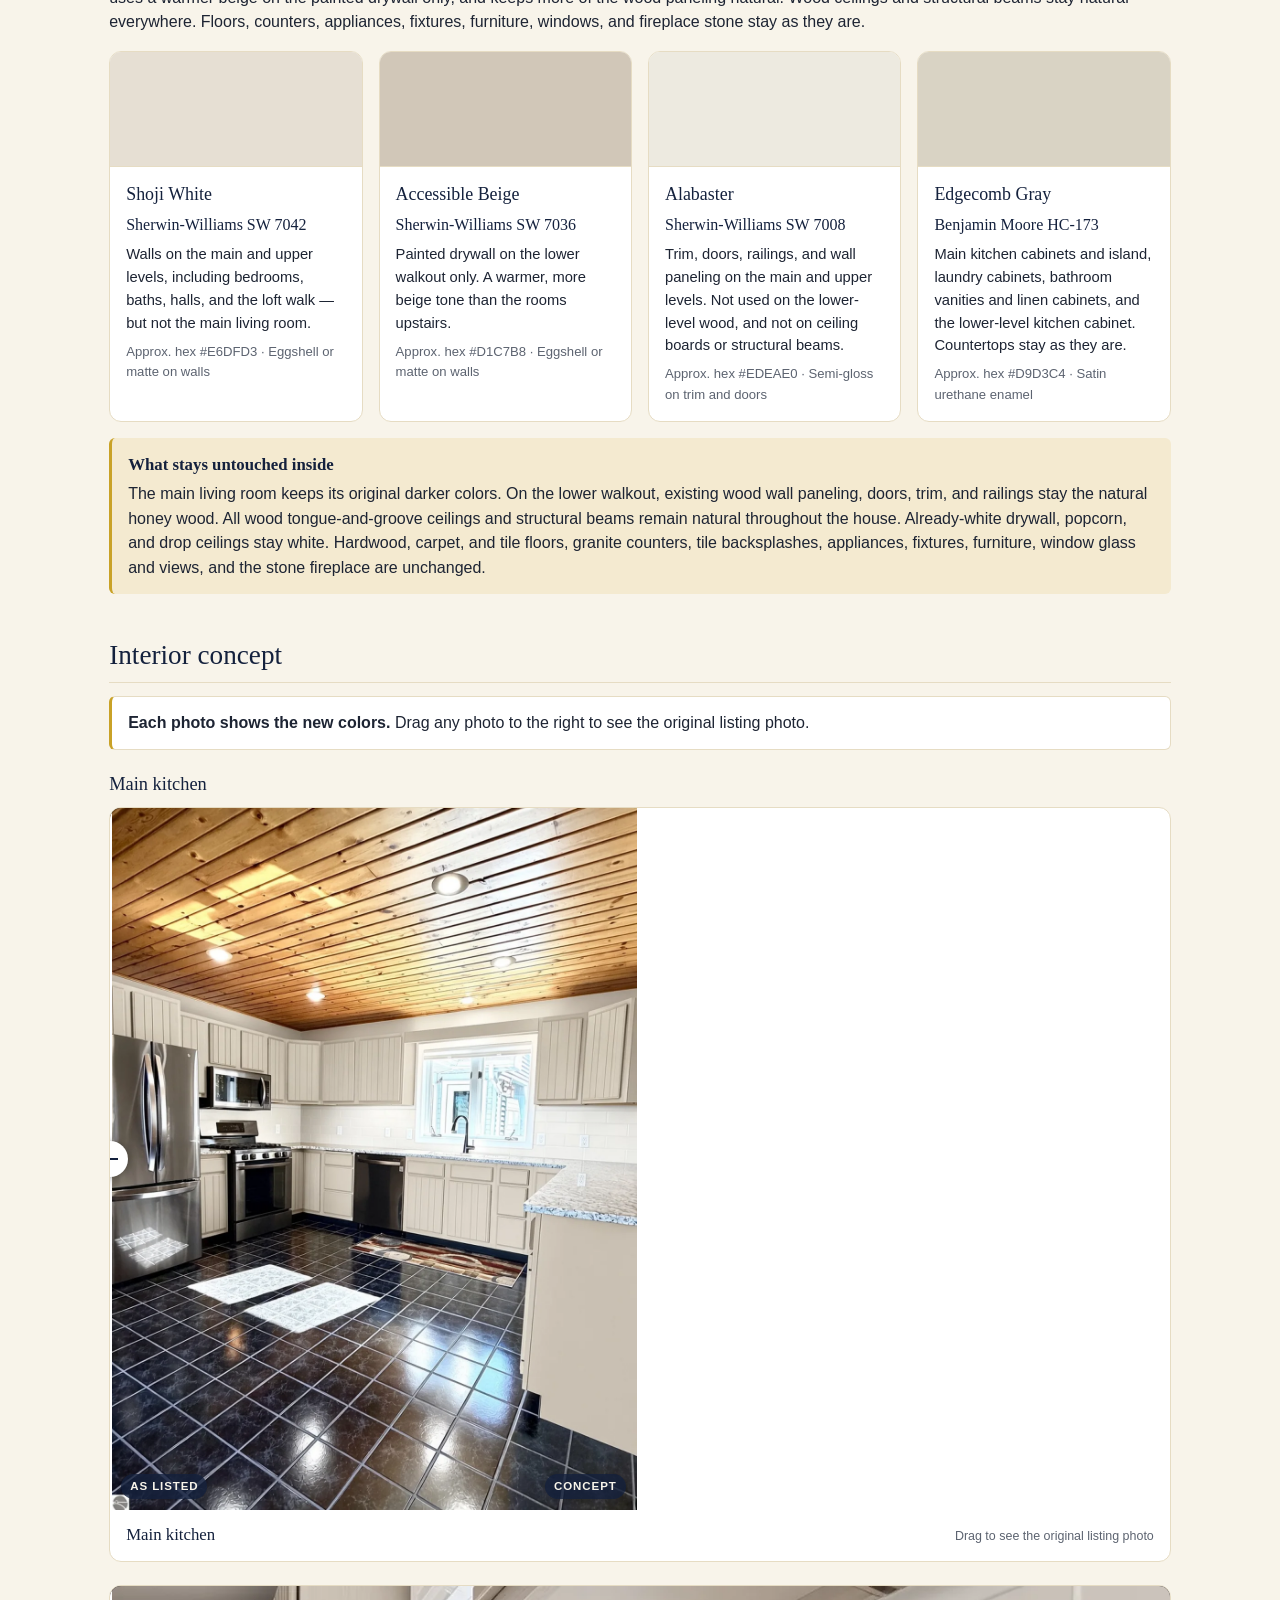
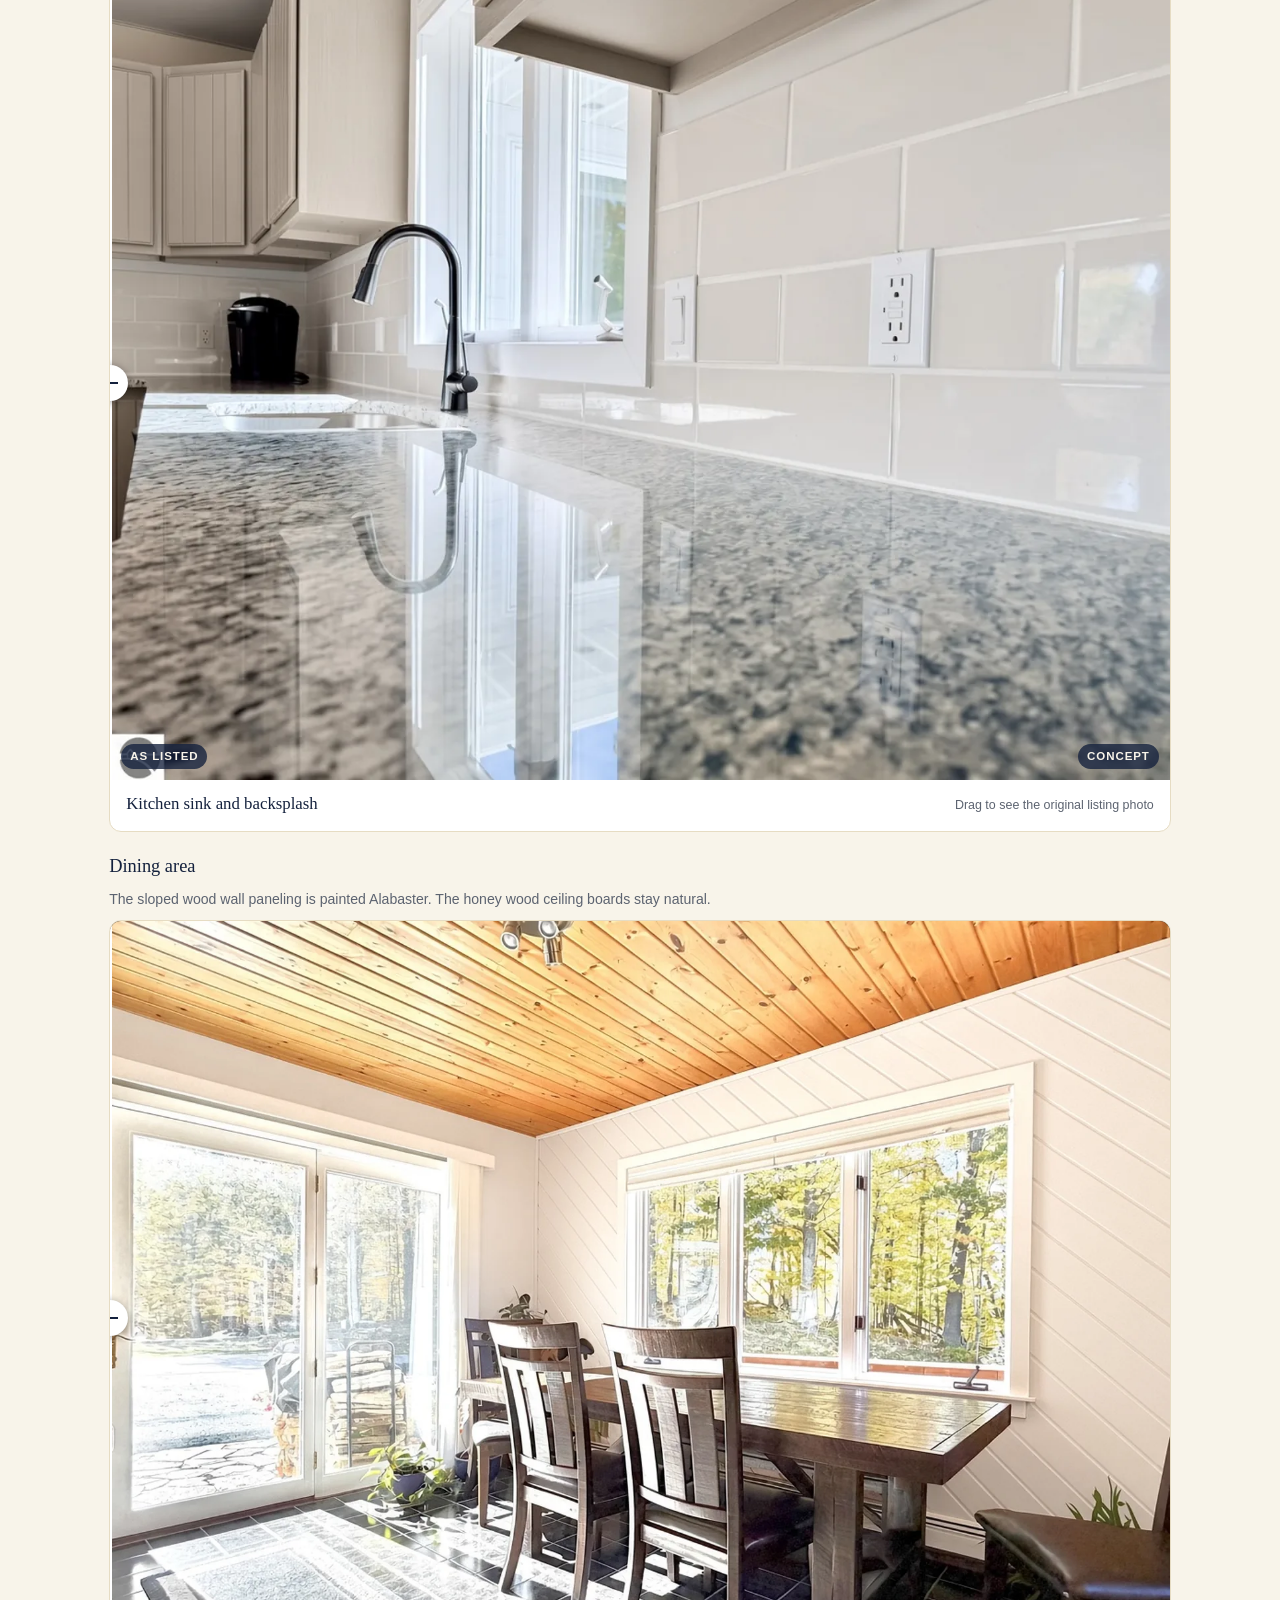
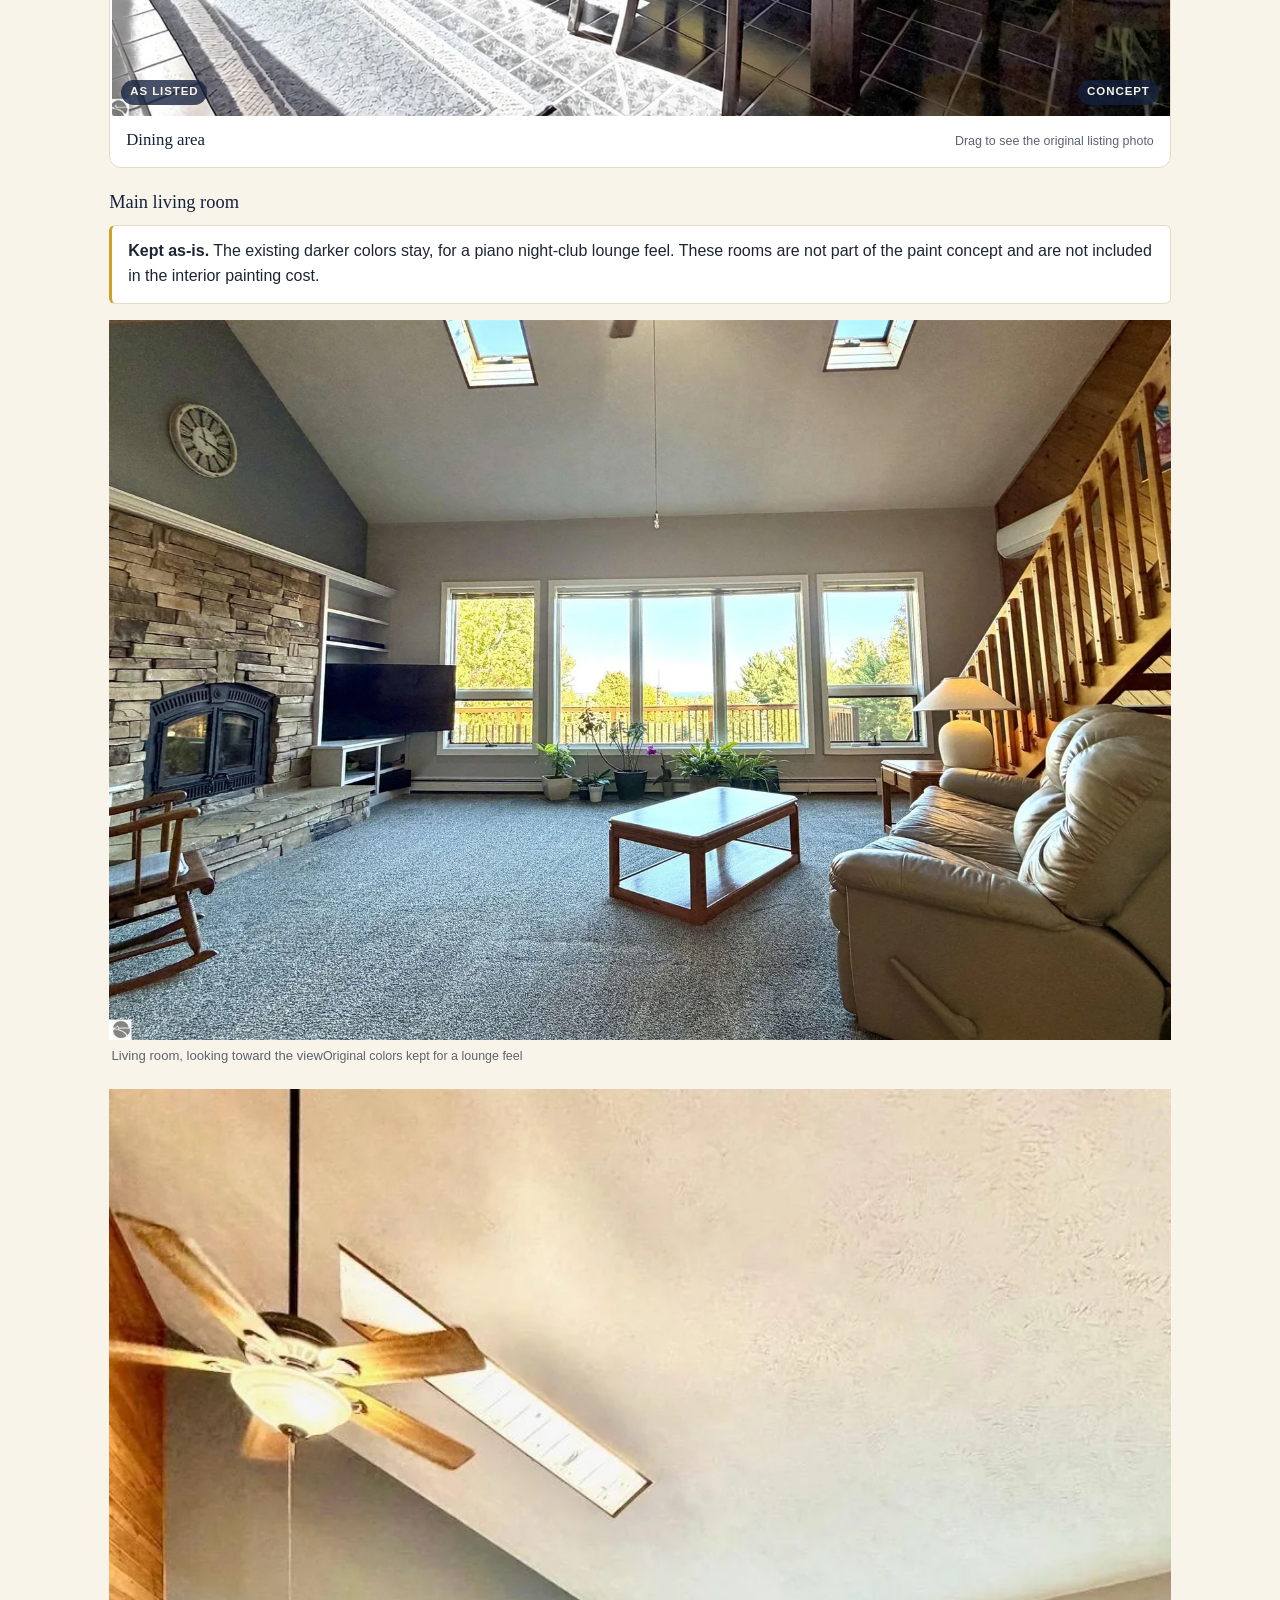
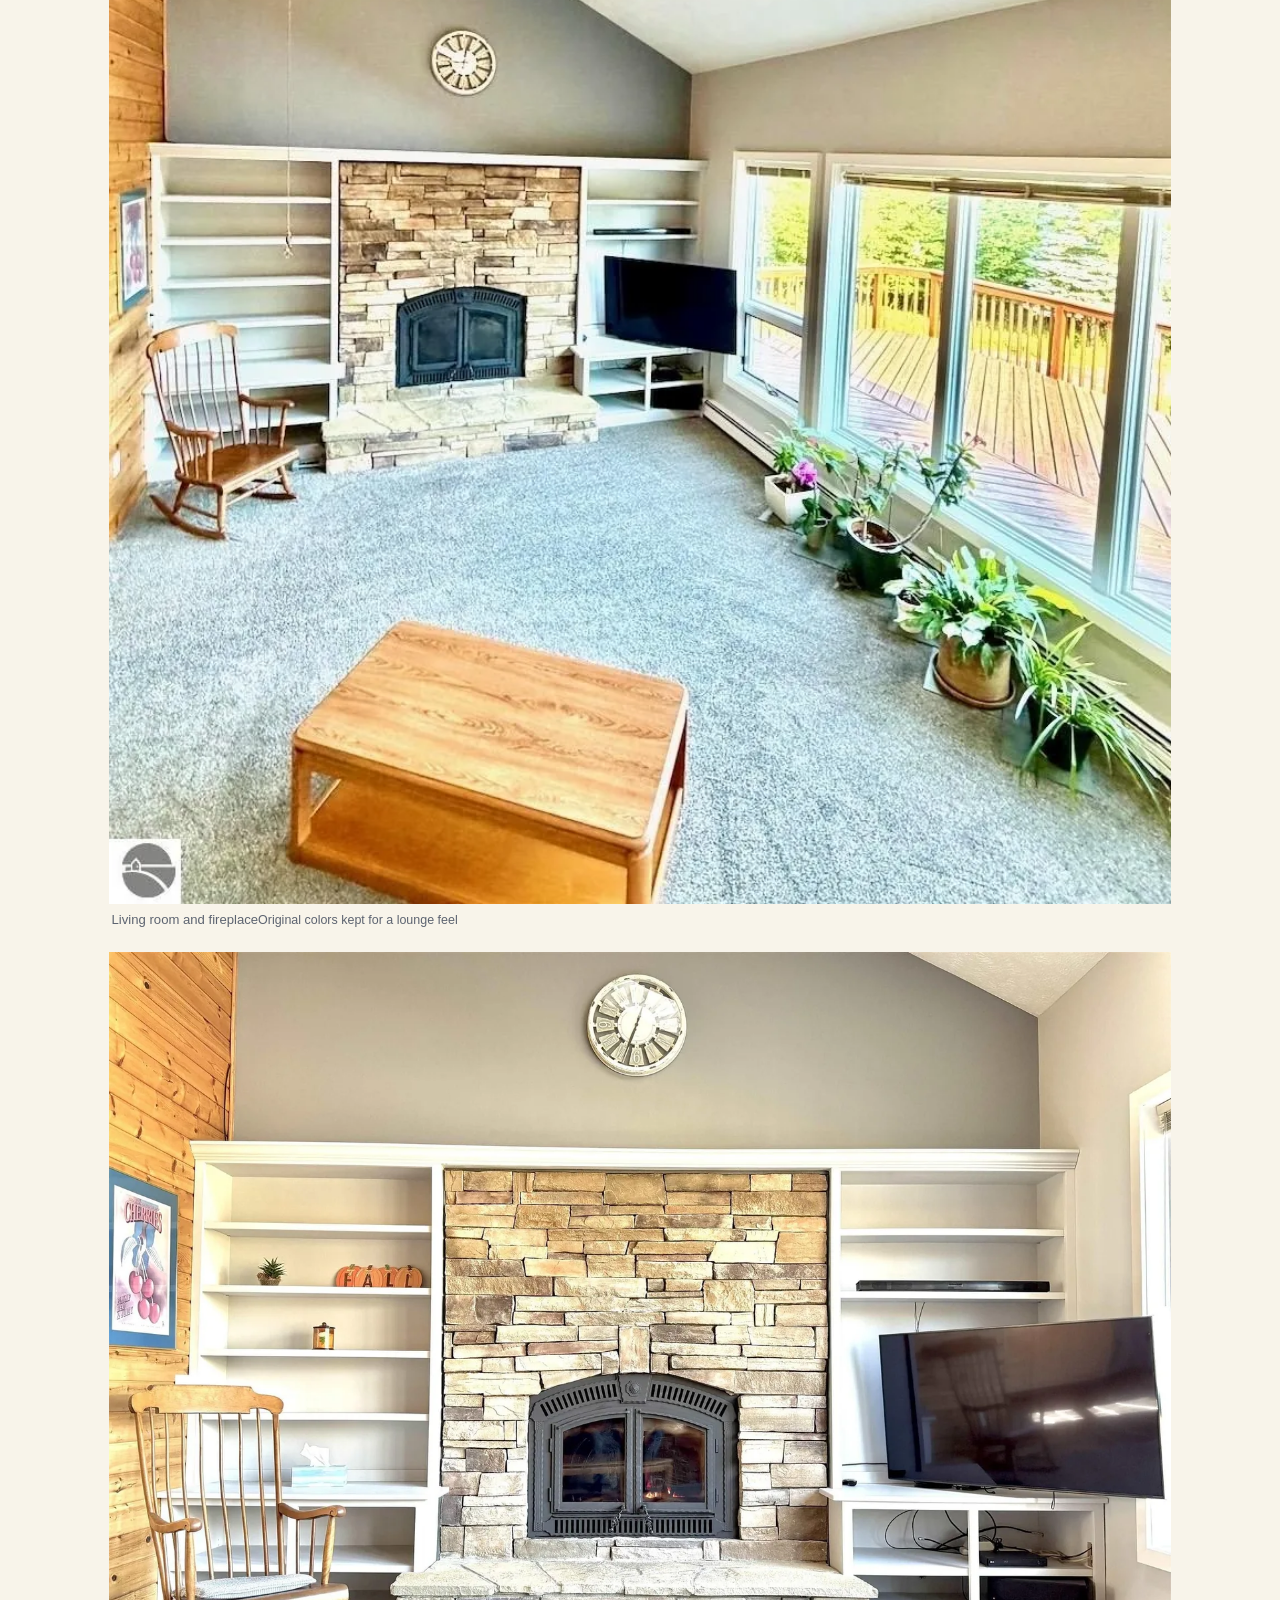
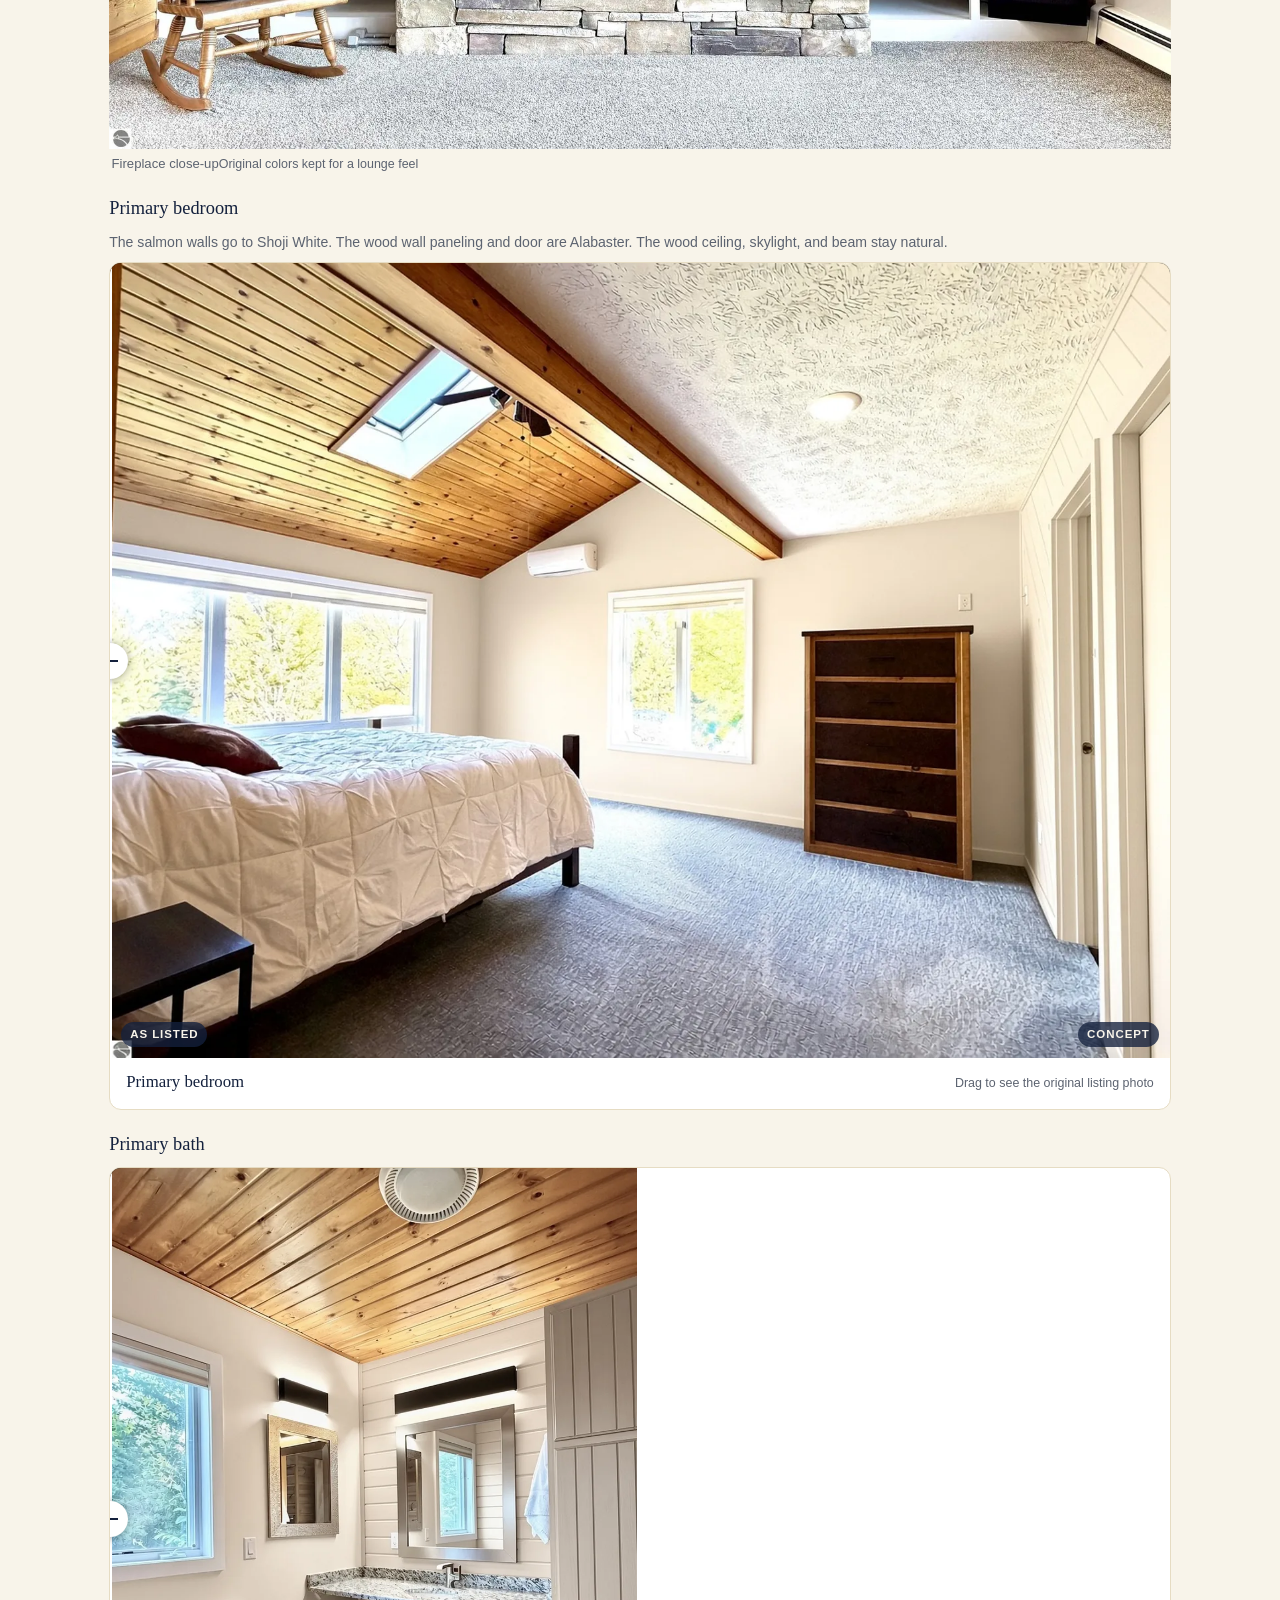
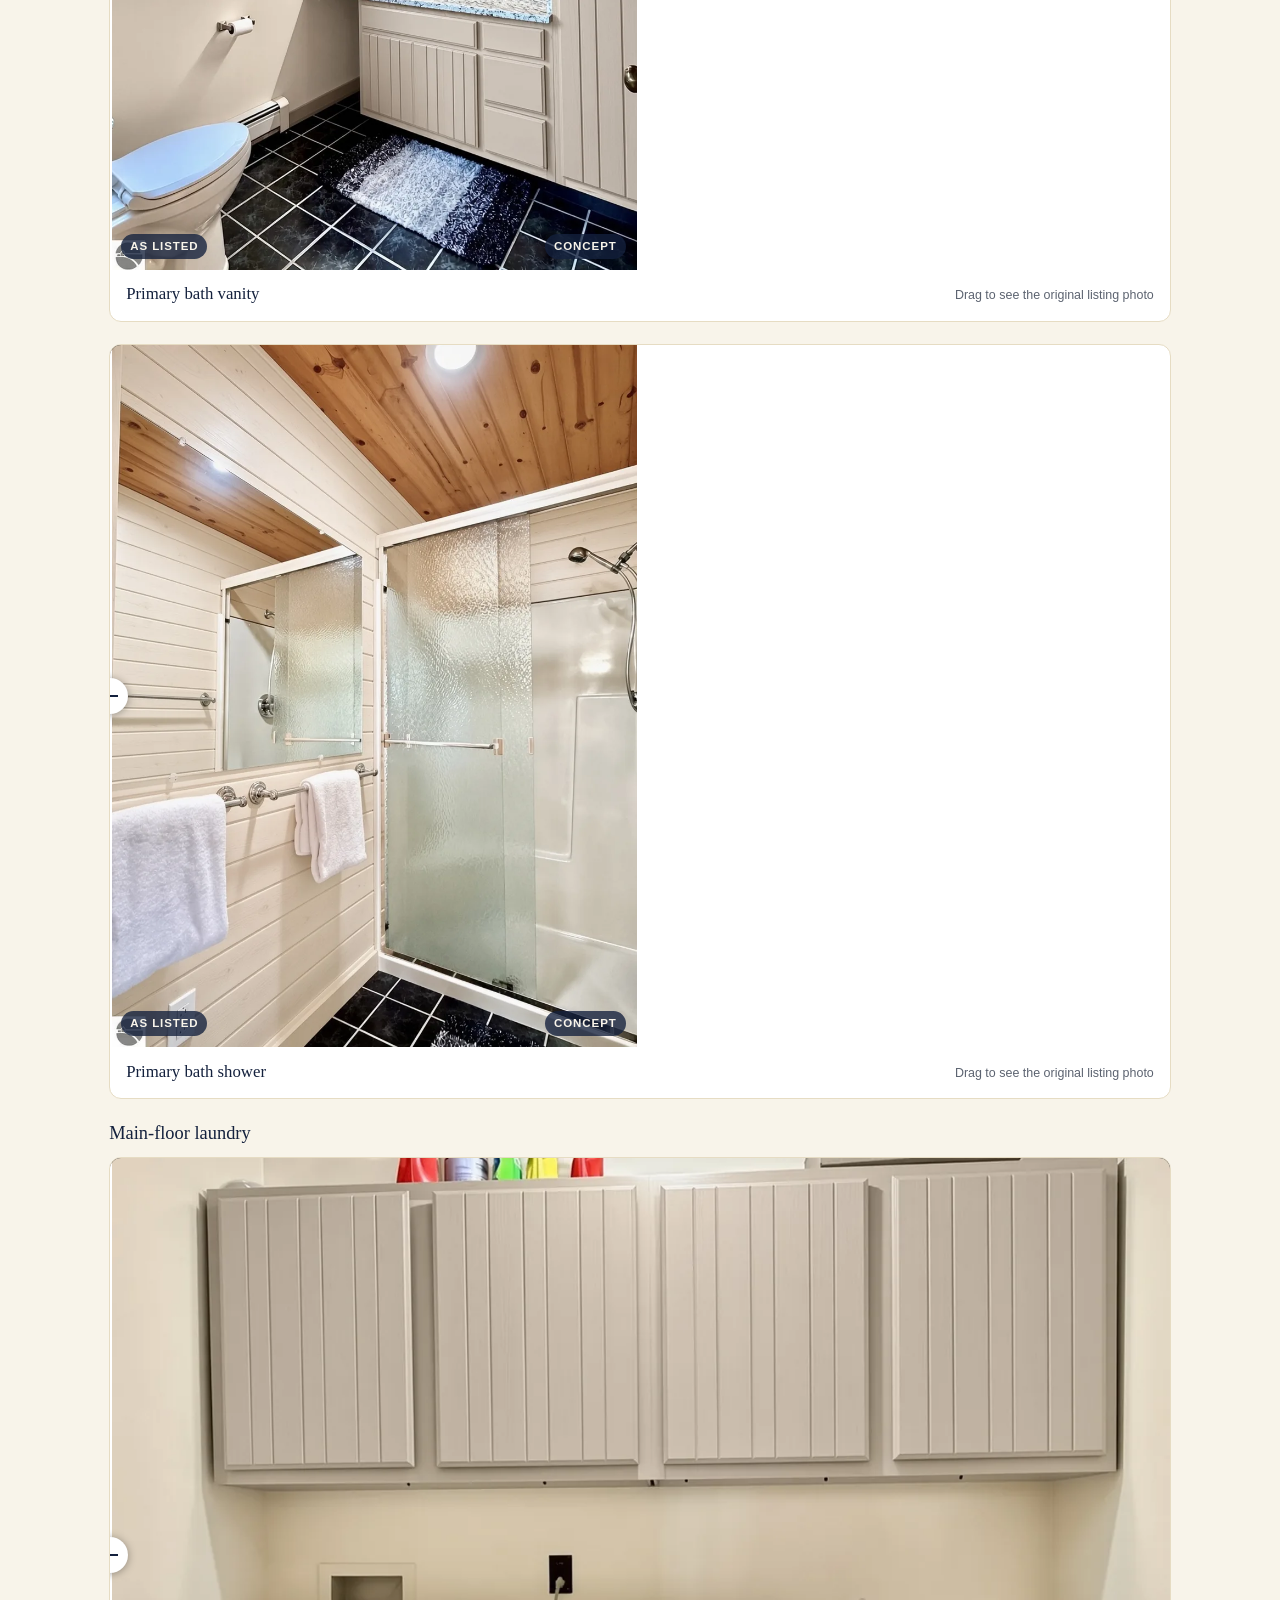
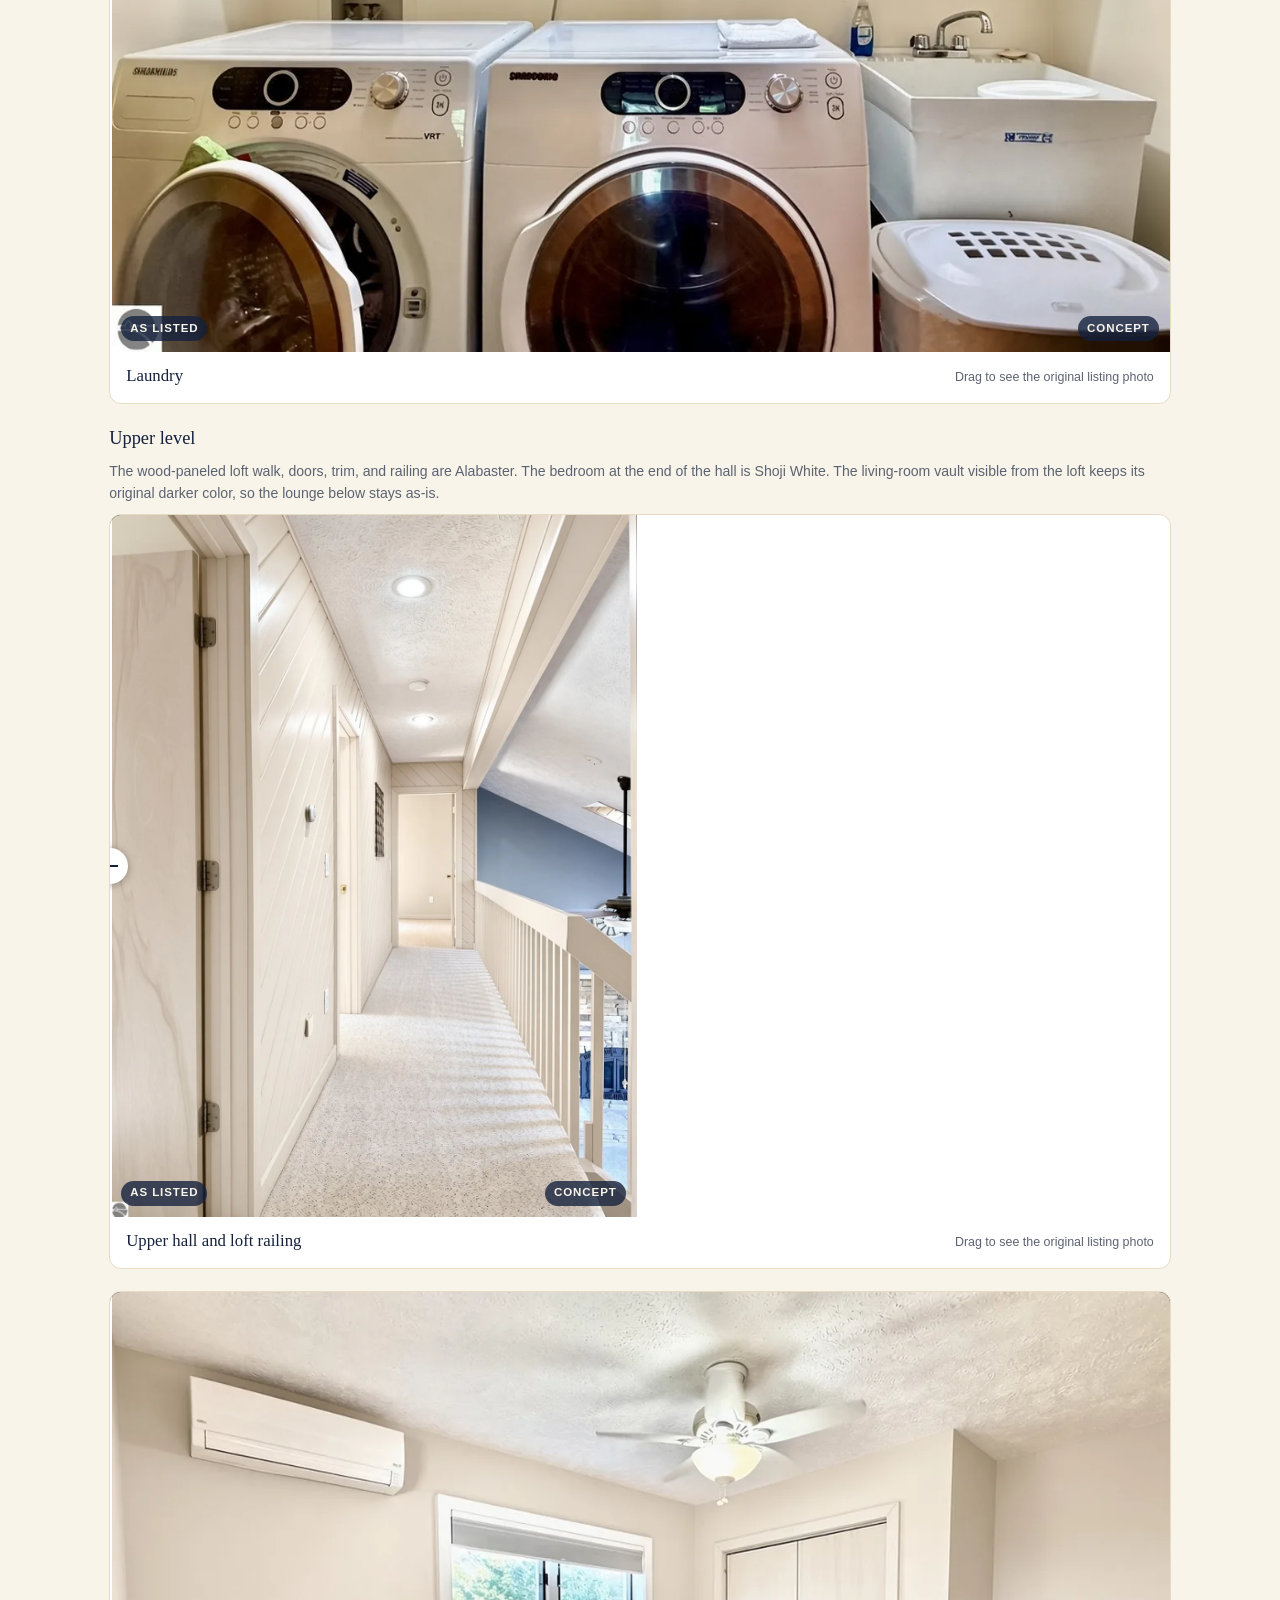
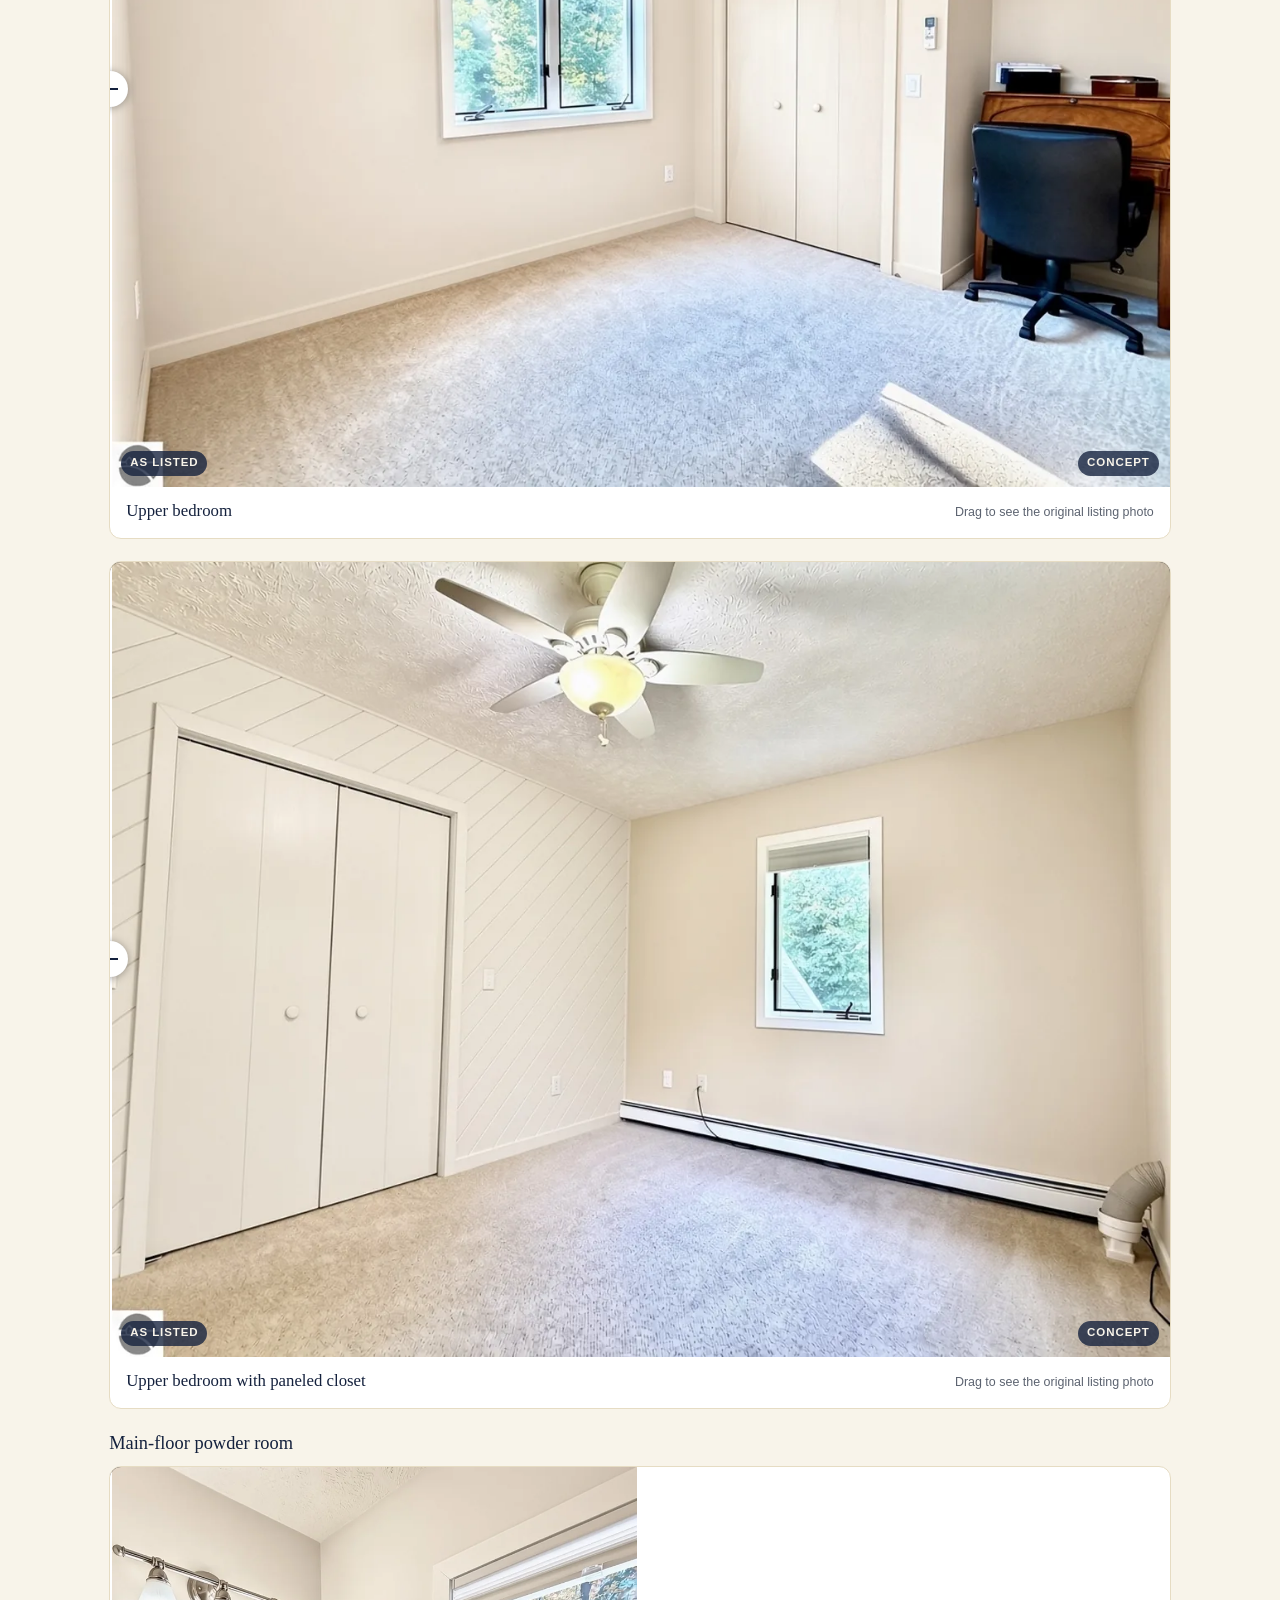
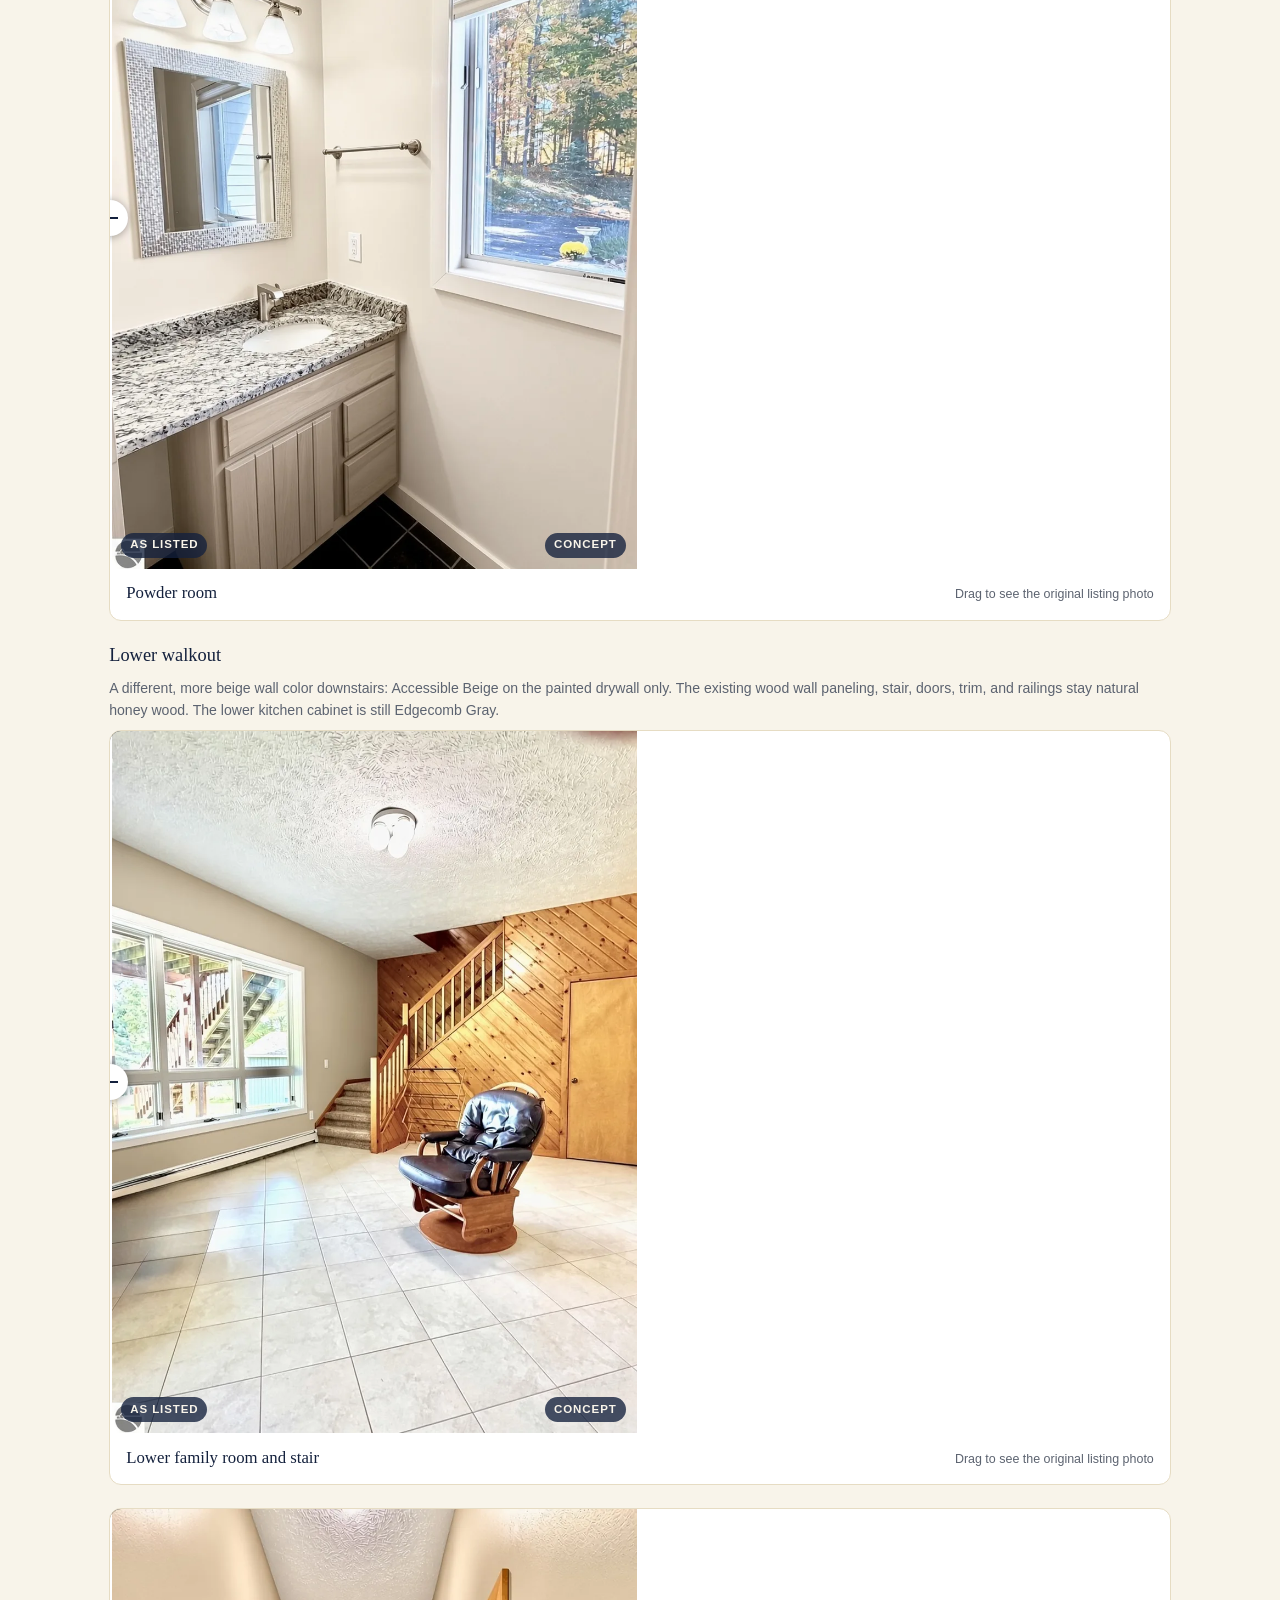
<file: paint-concept/index.html>
<!DOCTYPE html>
<html lang="en">
<head>
  <meta charset="utf-8">
  <meta name="viewport" content="width=device-width, initial-scale=1">
  <title>10746 E Deal Rd — paint and cottage concept</title>
  <meta name="description" content="Paint and cottage concept for 10746 E Deal Road in Williamsburg, Michigan: Shoji White on the main and upper levels, a beige lower walkout with natural wood paneling, the living room kept as-is, a country-modern exterior that keeps the existing roof, and a 2 bed / 2 bath, 1,040 sf modular cottage northeast of the front barn.">
  <link rel="stylesheet" href="style.css">
</head>
<body>
<div class="page-back"><a href="../">← Back to the 10746 E Deal Rd concept</a></div>
<header class="hero">
  <div class="in">
    <p class="kicker">Paint and cottage concept · Williamsburg, Michigan</p>
    <h1>10746 E Deal Road</h1>
    <p class="sub">Whitewater Township · Grand Traverse County · Elk Lake views</p>
    <div class="hero-actions">
      <a class="btn" href="10746-Deal-Rd-Paint-Concept.pdf">Download the paint-concept PDF</a>
      <a class="btn ghost" href="../">Main property page</a>
      <a class="btn ghost" href="../topo/">Topo &amp; siting</a>
    </div>
  </div>
</header>

<nav class="toc" aria-label="Page sections">
  <a href="#listing">Listing</a>
  <a href="#palette">Palette</a>
  <a href="#rooms">Interiors</a>
  <a href="#exterior">Exterior</a>
  <a href="#barns">Barns</a>
  <a href="#cottage">Cottage</a>
  <a href="#topo">Topo</a>
  <a href="#costs">Painting costs</a>
  <a href="10746-Deal-Rd-Paint-Concept.pdf">PDF</a>
</nav>

<main>
  <p class="lede">A paint and cottage concept for 10746 E Deal Road. On the main and upper levels, walls are Sherwin-Williams Shoji White, and trim, doors, railings, and wall paneling are Alabaster — except the main living room, which stays in its original darker colors for a piano night-club lounge feel. The lower walkout uses a warmer beige, Accessible Beige, on the drywall only; the existing wood paneling, doors, trim, and railings downstairs stay natural. Kitchen and bath cabinets are Benjamin Moore Edgecomb Gray. Natural wood ceilings and beams stay as they are throughout. Outside is a country-modern scheme: Alabaster siding, Tricorn Black trim, and Iron Ore railings, with the existing 2019 roof kept. A 2 bedroom, 2 bath modular cottage of about 1,040 square feet is shown on the 4.67-acre east land (parcel 13-002-018-30), northeast of the house and the front barn — not on the 0.46-acre strip directly north of the house. It sits off the electric-line corridor, with its long axis running north–south so the porch faces the lake, a two-car parking pad on the west side, its own driveway, a walking trail to the main house, and the front barn and existing trees helping to screen it from parts of the house. Every painted photo below opens on the new colors. Drag any of those photos to see the original listing shot. These are visualizations, not a contractor proposal.</p>

  <section id="listing">
    <h2>The house</h2>
    <div class="metrics">
      <div class="metric"><span>Beds / baths</span><b>6 / 3.1</b></div>
      <div class="metric"><span>Finished area</span><b>3,120 sf</b></div>
      <div class="metric"><span>Lot</span><b>9.35 acres</b></div>
      <div class="metric"><span>Year built</span><b>1993</b></div>
    </div>
    <div class="facts">
      <div class="fact"><b>Address</b><span>10746 E Deal Rd, Williamsburg, MI 49690</span></div>
      <div class="fact"><b>Township</b><span>Whitewater Township, Grand Traverse County</span></div>
      <div class="fact"><b>Style</b><span>2-story contemporary with a finished walkout</span></div>
      <div class="fact"><b>Above / below grade</b><span>1,956 sf above + 1,164 sf finished lower level</span></div>
      <div class="fact"><b>Lot</b><span>9.35 acres, rolling and wooded, with Elk Lake views</span></div>
      <div class="fact"><b>Garage</b><span>Attached, about 2.5 cars</span></div>
      <div class="fact"><b>Outbuildings</b><span>Two pole barns, 30×40 and 35×40, plus a smaller yard shed</span></div>
      <div class="fact"><b>Exterior</b><span>Vinyl siding, asphalt roof (replaced in 2019 on the house and one barn)</span></div>
      <div class="fact"><b>Heat / cooling</b><span>Natural gas hydronic / baseboard, wood fireplace, ductless A/C</span></div>
      <div class="fact"><b>Water / sewer</b><span>Private well and septic</span></div>
      <div class="fact"><b>Schools</b><span>Elk Rapids Schools</span></div>
      <div class="fact"><b>Levels in this concept</b><span>Main and upper in Shoji White, except the living room, which is kept as-is; lower walkout in Accessible Beige with natural wood paneling</span></div>
    </div>
    <p><a class="btn" href="../">Open the main property concept page</a></p>
  </section>

  <section id="palette">
    <h2>Interior color palette</h2>
    <p>The main and upper levels use a light Shoji White wall color, except the main living room, which is left in its original darker colors. The lower walkout uses a warmer beige on the painted drywall only, and keeps more of the wood paneling natural. Wood ceilings and structural beams stay natural everywhere. Floors, counters, appliances, fixtures, furniture, windows, and fireplace stone stay as they are.</p>
    <div class="swatches swatches-4">
      <article class="swatch">
        <div class="chip" style="background:#E6DFD3"></div>
        <div class="body">
          <h3>Shoji White</h3>
          <div class="code">Sherwin-Williams SW 7042</div>
          <p>Walls on the main and upper levels, including bedrooms, baths, halls, and the loft walk — but not the main living room.</p>
          <p class="meta">Approx. hex #E6DFD3 · Eggshell or matte on walls</p>
        </div>
      </article>
      <article class="swatch">
        <div class="chip" style="background:#D1C7B8"></div>
        <div class="body">
          <h3>Accessible Beige</h3>
          <div class="code">Sherwin-Williams SW 7036</div>
          <p>Painted drywall on the lower walkout only. A warmer, more beige tone than the rooms upstairs.</p>
          <p class="meta">Approx. hex #D1C7B8 · Eggshell or matte on walls</p>
        </div>
      </article>
      <article class="swatch">
        <div class="chip" style="background:#EDEAE0"></div>
        <div class="body">
          <h3>Alabaster</h3>
          <div class="code">Sherwin-Williams SW 7008</div>
          <p>Trim, doors, railings, and wall paneling on the main and upper levels. Not used on the lower-level wood, and not on ceiling boards or structural beams.</p>
          <p class="meta">Approx. hex #EDEAE0 · Semi-gloss on trim and doors</p>
        </div>
      </article>
      <article class="swatch">
        <div class="chip" style="background:#D9D3C4"></div>
        <div class="body">
          <h3>Edgecomb Gray</h3>
          <div class="code">Benjamin Moore HC-173</div>
          <p>Main kitchen cabinets and island, laundry cabinets, bathroom vanities and linen cabinets, and the lower-level kitchen cabinet. Countertops stay as they are.</p>
          <p class="meta">Approx. hex #D9D3C4 · Satin urethane enamel</p>
        </div>
      </article>
    </div>
    <div class="callout">
      <strong>What stays untouched inside</strong>
      The main living room keeps its original darker colors. On the lower walkout, existing wood wall paneling, doors, trim, and railings stay the natural honey wood. All wood tongue-and-groove ceilings and structural beams remain natural throughout the house. Already-white drywall, popcorn, and drop ceilings stay white. Hardwood, carpet, and tile floors, granite counters, tile backsplashes, appliances, fixtures, furniture, window glass and views, and the stone fireplace are unchanged.
    </div>
  </section>

  <section id="rooms">
    <h2>Interior concept</h2>
    <div class="note"><strong>Each photo shows the new colors.</strong> Drag any photo to the right to see the original listing photo.</div>

    <h3 id="kitchen">Main kitchen</h3>
    <div class="compare-grid">
<figure class="compare tall" data-stem="03_kitchen" style="--ar:1152 / 1536">
  <div class="compare-stage" style="--ar:1152 / 1536">
    <img src="img/03_kitchen-after.webp" alt="Main kitchen, concept" width="1152" height="1536">
    <div class="clip">
      <img src="img/03_kitchen-before.webp" alt="Main kitchen, original listing photo" width="1152" height="1536">
    </div>
    <div class="handle" aria-hidden="true"></div>
    <input type="range" min="0" max="100" value="0" aria-label="Drag to see the original listing photo of Main kitchen">
    <span class="tag tag-before">As listed</span>
    <span class="tag tag-after">Concept</span>
  </div>
  <figcaption>Main kitchen<span class="drag-hint">Drag to see the original listing photo</span></figcaption>
</figure>

<figure class="compare" data-stem="04_kitchen" style="--ar:1280 / 960">
  <div class="compare-stage" style="--ar:1280 / 960">
    <img src="img/04_kitchen-after.webp" alt="Kitchen sink close-up, concept" width="1280" height="960">
    <div class="clip">
      <img src="img/04_kitchen-before.webp" alt="Kitchen sink close-up, original listing photo" width="1280" height="960">
    </div>
    <div class="handle" aria-hidden="true"></div>
    <input type="range" min="0" max="100" value="0" aria-label="Drag to see the original listing photo of Kitchen sink close-up">
    <span class="tag tag-before">As listed</span>
    <span class="tag tag-after">Concept</span>
  </div>
  <figcaption>Kitchen sink and backsplash<span class="drag-hint">Drag to see the original listing photo</span></figcaption>
</figure>
</div>


    <h3 id="dining">Dining area</h3>
    <p class="muted">The sloped wood wall paneling is painted Alabaster. The honey wood ceiling boards stay natural.</p>
    <div class="compare-grid">
<figure class="compare" data-stem="05_dining" style="--ar:1600 / 1200">
  <div class="compare-stage" style="--ar:1600 / 1200">
    <img src="img/05_dining-after.webp" alt="Dining area, concept" width="1600" height="1200">
    <div class="clip">
      <img src="img/05_dining-before.webp" alt="Dining area, original listing photo" width="1600" height="1200">
    </div>
    <div class="handle" aria-hidden="true"></div>
    <input type="range" min="0" max="100" value="0" aria-label="Drag to see the original listing photo of Dining area">
    <span class="tag tag-before">As listed</span>
    <span class="tag tag-after">Concept</span>
  </div>
  <figcaption>Dining area<span class="drag-hint">Drag to see the original listing photo</span></figcaption>
</figure>
</div>


    <h3 id="great-room">Main living room</h3>
    <div class="note"><strong>Kept as-is.</strong> The existing darker colors stay, for a piano night-club lounge feel. These rooms are not part of the paint concept and are not included in the interior painting cost.</div>
    <div class="compare-grid">
<figure class="original-only" style="--ar:1600 / 1086">
  <div class="compare-stage" style="--ar:1600 / 1086">
    <img src="img/06_living-before.webp" alt="Living room looking toward the lake view, kept as listed" width="1600" height="1086">
    <span class="tag tag-after">Kept as-is</span>
  </div>
  <figcaption>Living room, looking toward the view<span class="drag-hint">Original colors kept for a lounge feel</span></figcaption>
</figure>

<figure class="original-only tall" style="--ar:960 / 1280">
  <div class="compare-stage" style="--ar:960 / 1280">
    <img src="img/07_living-before.webp" alt="Living room and fireplace, kept as listed" width="960" height="1280">
    <span class="tag tag-after">Kept as-is</span>
  </div>
  <figcaption>Living room and fireplace<span class="drag-hint">Original colors kept for a lounge feel</span></figcaption>
</figure>

<figure class="original-only" style="--ar:1600 / 1200">
  <div class="compare-stage" style="--ar:1600 / 1200">
    <img src="img/08_living-before.webp" alt="Fireplace close-up, kept as listed" width="1600" height="1200">
    <span class="tag tag-after">Kept as-is</span>
  </div>
  <figcaption>Fireplace close-up<span class="drag-hint">Original colors kept for a lounge feel</span></figcaption>
</figure>
</div>


    <h3 id="primary">Primary bedroom</h3>
    <p class="muted">The salmon walls go to Shoji White. The wood wall paneling and door are Alabaster. The wood ceiling, skylight, and beam stay natural.</p>
    <div class="compare-grid">
<figure class="compare" data-stem="09_bedroom" style="--ar:1600 / 1200">
  <div class="compare-stage" style="--ar:1600 / 1200">
    <img src="img/09_bedroom-after.webp" alt="Primary bedroom, concept" width="1600" height="1200">
    <div class="clip">
      <img src="img/09_bedroom-before.webp" alt="Primary bedroom, original listing photo" width="1600" height="1200">
    </div>
    <div class="handle" aria-hidden="true"></div>
    <input type="range" min="0" max="100" value="0" aria-label="Drag to see the original listing photo of Primary bedroom">
    <span class="tag tag-before">As listed</span>
    <span class="tag tag-after">Concept</span>
  </div>
  <figcaption>Primary bedroom<span class="drag-hint">Drag to see the original listing photo</span></figcaption>
</figure>
</div>


    <h3 id="primary-bath">Primary bath</h3>
    <div class="compare-grid">
<figure class="compare tall" data-stem="10_bathroom" style="--ar:960 / 1280">
  <div class="compare-stage" style="--ar:960 / 1280">
    <img src="img/10_bathroom-after.webp" alt="Primary bathroom vanity, concept" width="960" height="1280">
    <div class="clip">
      <img src="img/10_bathroom-before.webp" alt="Primary bathroom vanity, original listing photo" width="960" height="1280">
    </div>
    <div class="handle" aria-hidden="true"></div>
    <input type="range" min="0" max="100" value="0" aria-label="Drag to see the original listing photo of Primary bathroom vanity">
    <span class="tag tag-before">As listed</span>
    <span class="tag tag-after">Concept</span>
  </div>
  <figcaption>Primary bath vanity<span class="drag-hint">Drag to see the original listing photo</span></figcaption>
</figure>

<figure class="compare tall" data-stem="11_bathroom" style="--ar:960 / 1280">
  <div class="compare-stage" style="--ar:960 / 1280">
    <img src="img/11_bathroom-after.webp" alt="Primary bathroom shower, concept" width="960" height="1280">
    <div class="clip">
      <img src="img/11_bathroom-before.webp" alt="Primary bathroom shower, original listing photo" width="960" height="1280">
    </div>
    <div class="handle" aria-hidden="true"></div>
    <input type="range" min="0" max="100" value="0" aria-label="Drag to see the original listing photo of Primary bathroom shower">
    <span class="tag tag-before">As listed</span>
    <span class="tag tag-after">Concept</span>
  </div>
  <figcaption>Primary bath shower<span class="drag-hint">Drag to see the original listing photo</span></figcaption>
</figure>
</div>


    <h3 id="laundry">Main-floor laundry</h3>
    <div class="compare-grid">
<figure class="compare" data-stem="12_laundry" style="--ar:1280 / 960">
  <div class="compare-stage" style="--ar:1280 / 960">
    <img src="img/12_laundry-after.webp" alt="Laundry room, concept" width="1280" height="960">
    <div class="clip">
      <img src="img/12_laundry-before.webp" alt="Laundry room, original listing photo" width="1280" height="960">
    </div>
    <div class="handle" aria-hidden="true"></div>
    <input type="range" min="0" max="100" value="0" aria-label="Drag to see the original listing photo of Laundry room">
    <span class="tag tag-before">As listed</span>
    <span class="tag tag-after">Concept</span>
  </div>
  <figcaption>Laundry<span class="drag-hint">Drag to see the original listing photo</span></figcaption>
</figure>
</div>


    <h3 id="upper">Upper level</h3>
    <p class="muted">The wood-paneled loft walk, doors, trim, and railing are Alabaster. The bedroom at the end of the hall is Shoji White. The living-room vault visible from the loft keeps its original darker color, so the lounge below stays as-is.</p>
    <div class="compare-grid">
<figure class="compare tall" data-stem="13_hall" style="--ar:1152 / 1536">
  <div class="compare-stage" style="--ar:1152 / 1536">
    <img src="img/13_hall-after.webp" alt="Upper hallway and loft railing, concept" width="1152" height="1536">
    <div class="clip">
      <img src="img/13_hall-before.webp" alt="Upper hallway and loft railing, original listing photo" width="1152" height="1536">
    </div>
    <div class="handle" aria-hidden="true"></div>
    <input type="range" min="0" max="100" value="0" aria-label="Drag to see the original listing photo of Upper hallway and loft railing">
    <span class="tag tag-before">As listed</span>
    <span class="tag tag-after">Concept</span>
  </div>
  <figcaption>Upper hall and loft railing<span class="drag-hint">Drag to see the original listing photo</span></figcaption>
</figure>

<figure class="compare" data-stem="14_bedroom" style="--ar:1280 / 960">
  <div class="compare-stage" style="--ar:1280 / 960">
    <img src="img/14_bedroom-after.webp" alt="Upper bedroom, concept" width="1280" height="960">
    <div class="clip">
      <img src="img/14_bedroom-before.webp" alt="Upper bedroom, original listing photo" width="1280" height="960">
    </div>
    <div class="handle" aria-hidden="true"></div>
    <input type="range" min="0" max="100" value="0" aria-label="Drag to see the original listing photo of Upper bedroom">
    <span class="tag tag-before">As listed</span>
    <span class="tag tag-after">Concept</span>
  </div>
  <figcaption>Upper bedroom<span class="drag-hint">Drag to see the original listing photo</span></figcaption>
</figure>

<figure class="compare" data-stem="15_bedroom" style="--ar:1280 / 960">
  <div class="compare-stage" style="--ar:1280 / 960">
    <img src="img/15_bedroom-after.webp" alt="Upper bedroom with paneled closet wall, concept" width="1280" height="960">
    <div class="clip">
      <img src="img/15_bedroom-before.webp" alt="Upper bedroom with paneled closet wall, original listing photo" width="1280" height="960">
    </div>
    <div class="handle" aria-hidden="true"></div>
    <input type="range" min="0" max="100" value="0" aria-label="Drag to see the original listing photo of Upper bedroom with paneled closet wall">
    <span class="tag tag-before">As listed</span>
    <span class="tag tag-after">Concept</span>
  </div>
  <figcaption>Upper bedroom with paneled closet<span class="drag-hint">Drag to see the original listing photo</span></figcaption>
</figure>
</div>


    <h3 id="powder">Main-floor powder room</h3>
    <div class="compare-grid">
<figure class="compare tall" data-stem="16_bathroom" style="--ar:960 / 1280">
  <div class="compare-stage" style="--ar:960 / 1280">
    <img src="img/16_bathroom-after.webp" alt="Powder room, concept" width="960" height="1280">
    <div class="clip">
      <img src="img/16_bathroom-before.webp" alt="Powder room, original listing photo" width="960" height="1280">
    </div>
    <div class="handle" aria-hidden="true"></div>
    <input type="range" min="0" max="100" value="0" aria-label="Drag to see the original listing photo of Powder room">
    <span class="tag tag-before">As listed</span>
    <span class="tag tag-after">Concept</span>
  </div>
  <figcaption>Powder room<span class="drag-hint">Drag to see the original listing photo</span></figcaption>
</figure>
</div>


    <h3 id="lower">Lower walkout</h3>
    <p class="muted">A different, more beige wall color downstairs: Accessible Beige on the painted drywall only. The existing wood wall paneling, stair, doors, trim, and railings stay natural honey wood. The lower kitchen cabinet is still Edgecomb Gray.</p>
    <div class="compare-grid">
<figure class="compare tall" data-stem="17_family" style="--ar:960 / 1280">
  <div class="compare-stage" style="--ar:960 / 1280">
    <img src="img/17_family-after.webp" alt="Lower-level family room and stair, concept" width="960" height="1280">
    <div class="clip">
      <img src="img/17_family-before.webp" alt="Lower-level family room and stair, original listing photo" width="960" height="1280">
    </div>
    <div class="handle" aria-hidden="true"></div>
    <input type="range" min="0" max="100" value="0" aria-label="Drag to see the original listing photo of Lower-level family room and stair">
    <span class="tag tag-before">As listed</span>
    <span class="tag tag-after">Concept</span>
  </div>
  <figcaption>Lower family room and stair<span class="drag-hint">Drag to see the original listing photo</span></figcaption>
</figure>

<figure class="compare tall" data-stem="18_hall" style="--ar:960 / 1280">
  <div class="compare-stage" style="--ar:960 / 1280">
    <img src="img/18_hall-after.webp" alt="Lower-level hallway, concept" width="960" height="1280">
    <div class="clip">
      <img src="img/18_hall-before.webp" alt="Lower-level hallway, original listing photo" width="960" height="1280">
    </div>
    <div class="handle" aria-hidden="true"></div>
    <input type="range" min="0" max="100" value="0" aria-label="Drag to see the original listing photo of Lower-level hallway">
    <span class="tag tag-before">As listed</span>
    <span class="tag tag-after">Concept</span>
  </div>
  <figcaption>Lower hallway<span class="drag-hint">Drag to see the original listing photo</span></figcaption>
</figure>

<figure class="compare tall" data-stem="19_bedroom" style="--ar:960 / 1280">
  <div class="compare-stage" style="--ar:960 / 1280">
    <img src="img/19_bedroom-after.webp" alt="Lower-level bedroom, concept" width="960" height="1280">
    <div class="clip">
      <img src="img/19_bedroom-before.webp" alt="Lower-level bedroom, original listing photo" width="960" height="1280">
    </div>
    <div class="handle" aria-hidden="true"></div>
    <input type="range" min="0" max="100" value="0" aria-label="Drag to see the original listing photo of Lower-level bedroom">
    <span class="tag tag-before">As listed</span>
    <span class="tag tag-after">Concept</span>
  </div>
  <figcaption>Lower bedroom<span class="drag-hint">Drag to see the original listing photo</span></figcaption>
</figure>

<figure class="compare" data-stem="20_bedroom" style="--ar:1280 / 960">
  <div class="compare-stage" style="--ar:1280 / 960">
    <img src="img/20_bedroom-after.webp" alt="Bedroom with wood-paneled wall, concept" width="1280" height="960">
    <div class="clip">
      <img src="img/20_bedroom-before.webp" alt="Bedroom with wood-paneled wall, original listing photo" width="1280" height="960">
    </div>
    <div class="handle" aria-hidden="true"></div>
    <input type="range" min="0" max="100" value="0" aria-label="Drag to see the original listing photo of Bedroom with wood-paneled wall">
    <span class="tag tag-before">As listed</span>
    <span class="tag tag-after">Concept</span>
  </div>
  <figcaption>Bedroom with paneled wall<span class="drag-hint">Drag to see the original listing photo</span></figcaption>
</figure>

<figure class="compare" data-stem="22_kitchen" style="--ar:1600 / 1200">
  <div class="compare-stage" style="--ar:1600 / 1200">
    <img src="img/22_kitchen-after.webp" alt="Lower-level kitchen, concept" width="1600" height="1200">
    <div class="clip">
      <img src="img/22_kitchen-before.webp" alt="Lower-level kitchen, original listing photo" width="1600" height="1200">
    </div>
    <div class="handle" aria-hidden="true"></div>
    <input type="range" min="0" max="100" value="0" aria-label="Drag to see the original listing photo of Lower-level kitchen">
    <span class="tag tag-before">As listed</span>
    <span class="tag tag-after">Concept</span>
  </div>
  <figcaption>Lower kitchen<span class="drag-hint">Drag to see the original listing photo</span></figcaption>
</figure>
</div>

    <p class="muted">The unfinished mechanical room in the listing photos is left as-is and is not part of the paint scope.</p>
  </section>

  <section id="exterior">
    <h2>Exterior concept</h2>
    <p>A country-modern look: a light Alabaster body, black window and door trim, and dark charcoal railings, with the existing 2019 asphalt roof kept. The house siding is vinyl, so light body colors such as Alabaster are the safe choice. No roof replacement is part of this concept.</p>
    <div class="swatches">
      <article class="swatch">
        <div class="chip" style="background:#EDEAE0"></div>
        <div class="body">
          <h3>Alabaster</h3>
          <div class="code">Sherwin-Williams SW 7008</div>
          <p>Vinyl siding on the house, garage wing, and shed. Soft creamy off-white.</p>
          <p class="meta">Approx. hex #EDEAE0</p>
        </div>
      </article>
      <article class="swatch">
        <div class="chip" style="background:#2F2F2F"></div>
        <div class="body">
          <h3>Tricorn Black</h3>
          <div class="code">Sherwin-Williams SW 6258</div>
          <p>Fascia, soffit, window and door trim, gutters, downspouts, and the walkout door.</p>
          <p class="meta">Approx. hex #2F2F2F · Semi-gloss on trim</p>
        </div>
      </article>
      <article class="swatch">
        <div class="chip" style="background:#434341"></div>
        <div class="body">
          <h3>Iron Ore</h3>
          <div class="code">Sherwin-Williams SW 7069</div>
          <p>Deck railings, stair railings, and deck posts. Deck floor boards stay the existing wood.</p>
          <p class="meta">Approx. hex #434341</p>
        </div>
      </article>
    </div>
    <div class="callout">
      <strong>Vinyl-safe paint</strong>
      The siding is vinyl. Light colors such as Alabaster are generally safe to use on vinyl. Darker body colors can warp or buckle vinyl unless they are mixed in a vinyl-safe formula, such as Sherwin-Williams VinylSafe. Regular Iron Ore (SW 7069) and Tricorn Black (SW 6258) are not VinylSafe body colors; do not use them on the siding itself. They are fine on wood or metal trim, doors, gutters, and railings.
    </div>

    <h3>Main elevation</h3>
    <p class="muted">Alabaster siding and black trim, with the existing 2019 shingle roof left as it is.</p>
    <div class="note"><strong>Each photo shows the new colors.</strong> Drag any photo to the right to see the original listing photo.</div>
    <div class="compare-grid">
<figure class="compare" data-stem="36_house_keep" style="--ar:1280 / 960">
  <div class="compare-stage" style="--ar:1280 / 960">
    <img src="img/36_house_keep-after.webp" alt="House exterior with paint only and the existing roof, concept" width="1280" height="960">
    <div class="clip">
      <img src="img/36_house_keep-before.webp" alt="House exterior with paint only and the existing roof, original listing photo" width="1280" height="960">
    </div>
    <div class="handle" aria-hidden="true"></div>
    <input type="range" min="0" max="100" value="0" aria-label="Drag to see the original listing photo of House exterior with paint only and the existing roof">
    <span class="tag tag-before">As listed</span>
    <span class="tag tag-after">Concept</span>
  </div>
  <figcaption>Paint only, existing roof kept<span class="drag-hint">Drag to see the original listing photo</span></figcaption>
</figure>
</div>

    <h3>Other exterior views</h3>
    <p class="muted">The same paint scheme, with the existing roof kept wherever it is in the frame. Drag to see the original.</p>
    <div class="compare-grid">
<figure class="compare" data-stem="01_house_keep" style="--ar:1600 / 1200">
  <div class="compare-stage" style="--ar:1600 / 1200">
    <img src="img/01_house_keep-after.webp" alt="Rear house elevation and shed, existing roof kept, concept" width="1600" height="1200">
    <div class="clip">
      <img src="img/01_house_keep-before.webp" alt="Rear house elevation and shed, existing roof kept, original listing photo" width="1600" height="1200">
    </div>
    <div class="handle" aria-hidden="true"></div>
    <input type="range" min="0" max="100" value="0" aria-label="Drag to see the original listing photo of Rear house elevation and shed, existing roof kept">
    <span class="tag tag-before">As listed</span>
    <span class="tag tag-after">Concept</span>
  </div>
  <figcaption>Rear elevation and yard shed, existing roof kept<span class="drag-hint">Drag to see the original listing photo</span></figcaption>
</figure>

<figure class="compare" data-stem="33_house_keep" style="--ar:1600 / 1200">
  <div class="compare-stage" style="--ar:1600 / 1200">
    <img src="img/33_house_keep-after.webp" alt="Patio-side exterior, existing roof kept, concept" width="1600" height="1200">
    <div class="clip">
      <img src="img/33_house_keep-before.webp" alt="Patio-side exterior, existing roof kept, original listing photo" width="1600" height="1200">
    </div>
    <div class="handle" aria-hidden="true"></div>
    <input type="range" min="0" max="100" value="0" aria-label="Drag to see the original listing photo of Patio-side exterior, existing roof kept">
    <span class="tag tag-before">As listed</span>
    <span class="tag tag-after">Concept</span>
  </div>
  <figcaption>Patio side, existing roof kept<span class="drag-hint">Drag to see the original listing photo</span></figcaption>
</figure>

<figure class="compare" data-stem="34_walkout" style="--ar:1600 / 1200">
  <div class="compare-stage" style="--ar:1600 / 1200">
    <img src="img/34_walkout-after.webp" alt="Lower walkout under the deck, concept" width="1600" height="1200">
    <div class="clip">
      <img src="img/34_walkout-before.webp" alt="Lower walkout under the deck, original listing photo" width="1600" height="1200">
    </div>
    <div class="handle" aria-hidden="true"></div>
    <input type="range" min="0" max="100" value="0" aria-label="Drag to see the original listing photo of Lower walkout under the deck">
    <span class="tag tag-before">As listed</span>
    <span class="tag tag-after">Concept</span>
  </div>
  <figcaption>Lower walkout under the deck<span class="drag-hint">Drag to see the original listing photo</span></figcaption>
</figure>

<figure class="compare tall" data-stem="23_deck" style="--ar:960 / 1280">
  <div class="compare-stage" style="--ar:960 / 1280">
    <img src="img/23_deck-after.webp" alt="Upper deck with Iron Ore railings, concept" width="960" height="1280">
    <div class="clip">
      <img src="img/23_deck-before.webp" alt="Upper deck with Iron Ore railings, original listing photo" width="960" height="1280">
    </div>
    <div class="handle" aria-hidden="true"></div>
    <input type="range" min="0" max="100" value="0" aria-label="Drag to see the original listing photo of Upper deck with Iron Ore railings">
    <span class="tag tag-before">As listed</span>
    <span class="tag tag-after">Concept</span>
  </div>
  <figcaption>Deck railings in Iron Ore<span class="drag-hint">Drag to see the original listing photo</span></figcaption>
</figure>
</div>


    <h3>Elk Lake views</h3>
    <p class="muted">These listing views are unchanged. They are included for setting only.</p>
    <div class="grounds">
      <figure><img src="img/02_lake.webp" alt="Elk Lake view from the property" width="1600" height="1200"><figcaption>Elk Lake view</figcaption></figure>
      <figure><img src="img/24_lake.webp" alt="Elk Lake view through fall trees" width="1600" height="1200"><figcaption>Lake view, fall color</figcaption></figure>
      <figure><img src="img/37_lake.webp" alt="Summer view toward Elk Lake" width="1280" height="960"><figcaption>Summer lake view</figcaption></figure>
      <figure><img src="img/35_sunset.webp" alt="Sunset over Elk Lake" width="1152" height="1536"><figcaption>Evening light over the lake</figcaption></figure>
    </div>
  </section>

  <section id="barns">
    <h2>Outbuildings</h2>
    <p>The two pole barns — one 30×40 and one 35×40 — are shown in the same country-modern scheme as the house: an Alabaster-light body, Tricorn Black trim and doors, and a dark metal roof. The smaller shed in the rear-yard photo above is painted to match.</p>
    <div class="note"><strong>Each photo shows the new colors.</strong> Drag any photo to the right to see the original listing photo.</div>
    <div class="compare-grid">
<figure class="compare" data-stem="25_barn" style="--ar:1280 / 960">
  <div class="compare-stage" style="--ar:1280 / 960">
    <img src="img/25_barn-after.webp" alt="Pole barn in a matching country-modern scheme, concept" width="1280" height="960">
    <div class="clip">
      <img src="img/25_barn-before.webp" alt="Pole barn in a matching country-modern scheme, original listing photo" width="1280" height="960">
    </div>
    <div class="handle" aria-hidden="true"></div>
    <input type="range" min="0" max="100" value="0" aria-label="Drag to see the original listing photo of Pole barn in a matching country-modern scheme">
    <span class="tag tag-before">As listed</span>
    <span class="tag tag-after">Concept</span>
  </div>
  <figcaption>Pole barn, light body and black trim<span class="drag-hint">Drag to see the original listing photo</span></figcaption>
</figure>

<figure class="compare" data-stem="28_barn" style="--ar:1280 / 960">
  <div class="compare-stage" style="--ar:1280 / 960">
    <img src="img/28_barn-after.webp" alt="Second pole barn in a matching country-modern scheme, concept" width="1280" height="960">
    <div class="clip">
      <img src="img/28_barn-before.webp" alt="Second pole barn in a matching country-modern scheme, original listing photo" width="1280" height="960">
    </div>
    <div class="handle" aria-hidden="true"></div>
    <input type="range" min="0" max="100" value="0" aria-label="Drag to see the original listing photo of Second pole barn in a matching country-modern scheme">
    <span class="tag tag-before">As listed</span>
    <span class="tag tag-after">Concept</span>
  </div>
  <figcaption>Second pole barn, light body and black doors<span class="drag-hint">Drag to see the original listing photo</span></figcaption>
</figure>
</div>

  </section>


  <section id="cottage">
    <h2>Cottage on the east land</h2>
    <p>A <strong>2 bedroom, 2 bath</strong> Michigan modular cottage of about 1,040 square feet is shown on the east land, one of the three existing parcels. It has a kitchen, a living room, a utility / laundry room, and a two-car parking pad outside.</p>

    <div class="note"><strong>It is not on the small parcel directly north of the house.</strong> That strip is parcel 13-002-018-01, 0.46 acre, immediately north of the house parcel and only about 100 by 200 feet. The cottage is on the larger east land, parcel 13-002-018-30, 4.67 acres, which runs as a long north–south lot along the east side of the house. Both the recommended pad (F) and the farther-north alternate (N) are on that east land. Pad F is about 300 feet northeast of the house and about 220 feet northeast of the front barn. Pad N is farther north on the same parcel, in denser pines; it is not on the 0.46-acre strip either.</div>

    <p>The recommended placement, pad F, is <strong>northeast of the house and the front (north) barn</strong>, toward Elk Lake and well off the electric-line corridor that crosses the south field. An earlier concept sat just southeast of the south (rear) barn; that open field is the cleared power-line corridor, so that pad is not used. Placement was re-checked against a fresh Grand Traverse County leaf-off ortho, the county parcel lines, and the listing photos. Buildings and the driveway were re-digitized from that ortho: the earlier site-plan point for the front barn was about 39 feet too far northeast, which made the cottage look closer to that barn than it is. The cottage’s long axis runs <strong>north–south</strong> so the catalog porch on the living-room end faces north / north-northwest toward Elk Lake. Bedrooms face south, toward the front barn. The front door and the two-car parking pad face west, toward a new gravel driveway spur of about 250 feet (about a 5% grade) and the front barn. A walking trail, kept off the driveway, runs from the east deck through the trees to the cottage. The front barn and existing trees help screen the cottage from parts of the main house; bare-earth line-of-sight from the decks is still open, so keep and add plantings. These drawings are concepts, not a survey, and permits would be required. A full <a href="../topo/">topo and siting review</a> of all three parcels is on this site.</p>

    <div class="note"><strong>These are concepts.</strong> Placement is approximate. The site plan is not a survey, and the rendered views are visualizations of a recommended Michigan modular cottage in the same country-modern palette as the house concept: Alabaster body and Tricorn Black trim. In the relationship views, the existing house and barns are shown as they look in the listing photos, not in the painted scheme.</div>

    <div class="print-keep">
    <h3>Existing conditions, with parcel lines</h3>
    <figure class="concept-shot site-plan">
      <img src="img/existing-conditions-labeled.webp" alt="Labeled existing-conditions satellite of 10746 E Deal Road showing Deal Rd, the driveway, the house, the front and rear barns, the three subject parcels with IDs, the power-line corridor, lake direction, and cottage candidate pads F and N on the east land" width="1229" height="1800">
      <figcaption>Existing conditions from the Grand Traverse County leaf-off ortho, with county parcel lines. The 0.46-acre strip directly north of the house is 13-002-018-01. Pad F and pad N both sit on the 4.67-acre east land, 13-002-018-30, northeast of the house. Approximate, not a survey.</figcaption>
    </figure>
    </div>

    <div class="print-keep">
    <h3>Site plan in relation to the main house</h3>
    <figure class="concept-shot site-plan">
      <img src="img/cottage-site-plan-concept.webp" alt="Concept site plan of the three parcels, showing the main house, both barns, and a 2 bed 2 bath prefab cottage on the east land northeast of the front barn, with a north porch, west parking pad, a cottage driveway, a walking trail, and the electric-line corridor" width="1249" height="1800">
      <figcaption>CONCEPT · annotated aerial of the three parcels. The cottage sits on the 4.67-acre east land (13-002-018-30), northeast of the house and the front barn — not on the 0.46-acre strip north of the house. The long axis runs north–south, with the porch on the north end facing the lake and a two-car parking pad on the west side. Buildings were re-digitized from the county ortho. Approximate, not a survey.</figcaption>
    </figure>
    </div>

    <h3>Recommended modular: Rochester American R31-26</h3>
    <p>The right product for this site is a <strong>Michigan state-code modular</strong> of about 900–1,200 square feet, 2 bedrooms and 2 baths, set on a permanent foundation. Modular homes are built to the same codes as a site-built house. Two local dealers that serve Grand Traverse County are Pine Grove Homes in Traverse City (231-947-6561) and Little Valley Homes in Cadillac (231-775-8102). Pine Grove already sells Rochester 26-foot ranch modulars.</p>
    <p>The plan used for the footprint and concept views is the <a href="https://www.rochesterhomesinc.com/floor-plans">Rochester Homes American R31-26</a>: 26′2″ × 40′0″, 1,040 square feet, 2 bed / 2 bath, with a kitchen, living room, and a utility / laundry room. An optional 8-foot covered porch sits on the living-room short end — that is why the cottage is turned north–south, so the porch faces the lake. The front door is on a long wall; here that door and the parking pad face west. Confirm a current package price with the dealer; a home-only package in this size typically runs about $120,000–$200,000 depending on finishes. A slightly larger alternate is the Jefferson R34-26 (26′2″ × 44′, 1,144 sf, 2 bed / 2 bath). Little Valley’s Cozy Cabin, a Ritz-Craft modular, is 2 bed / 2 bath and 1,297 square feet, a bit over this size band. Other dealer pages for the R31-26 include <a href="https://modularhomesmi.com/floor-plans/">Modular Homes of Michigan</a> and <a href="https://www.thorneshomes.com/houses/american-r31-26/">Thorne’s Homes</a>.</p>
    <figure class="concept-shot floorplan-shot">
      <img src="img/american-r31-26-floorplan.webp" alt="Factory floor plan for the Rochester Homes American R31-26, a 2 bedroom 2 bath ranch of 1,040 square feet with a utility room and an optional porch on the living-room end" width="600" height="478">
      <figcaption>American R31-26 floor plan, from Rochester Homes. 26′2″ × 40′0″, 1,040 sf, 2 bed / 2 bath, utility / laundry, kitchen, and living room. The optional 8-foot porch is on the living-room end, which faces the lake in this concept.</figcaption>
    </figure>
    <p>Amazon does sell prefab structures, including a two-level foldable house listed at $42,000 (ASIN B0HPLG8CF7). That listing’s own floor area is about 409 square feet, and it does not state HUD or Michigan modular approval. Shipping copy on the listing describes export to Latin America. It is unlikely to be permitted as a dwelling in Whitewater Township and is not recommended here. Other Amazon “1,200–5,000 sf villa” prices could not be verified, and at least one steel “modular house” at about $20,000 is a framing kit, not a finished home.</p>
    <p>A HUD-code manufactured home can be cheaper, but many models in this size band use a different code, which can affect financing and resale. Use that path only if the township and a lender are comfortable with it.</p>

    <h3>True-perspective views from the house and the cottage</h3>
    <p>The views below were built from a to-scale 3D massing of the house, both barns, and the cottage on pad F, using footprints re-digitized from the Grand Traverse County leaf-off ortho and USGS 3DEP 1-meter lidar terrain. Each camera is at a real standing eye height of 5.5 ft (or 5.5 ft above the east deck or the cottage porch). Distances in the captions are from that camera, not always from a building center — so the view from the near corner of the front barn is about 175 ft, closer than the 220 ft barn-center to cottage-center figure. The cottage remains about 300 ft northeast of the house center, on the 4.67-acre east land (13-002-018-30), not on the small strip north of the house.</p>
    <p>Each pair shows the clay massing on the left — the geometric guide, with correct distance, scale, and bearing — and a photoreal concept on the right, edited to follow that massing. The house and both barns keep their real listing materials: grey-blue siding, the existing 2019 roof, and the metal barns as they stand today. Only the cottage is shown in the Alabaster and black country-modern finish. The photoreal edits can still open the woods a little, or slip on siding and roof materials; the massing and the nadir ortho are the positional source of truth. These are concepts, not a survey. Confirm the view on the ground, preferably leaf-off.</p>
    <figure class="concept-shot site-plan">
      <img src="img/cottage-on-ortho-nadir.webp" alt="Concept placing the 26 by 40 foot cottage, west parking pad, and gravel driveway spur onto the real county aerial, northeast of the house and the front barn" width="1400" height="1900">
      <figcaption>CONCEPT · cottage, parking pad, and about 250 ft driveway spur placed on the real county ortho. The house and both barns are the actual buildings in their true positions. Approximate, not a survey.</figcaption>
    </figure>
    <figure class="concept-shot site-plan">
      <img src="img/cottage-from-south-aerial-concept.webp" alt="Concept view from the south looking north, composited on the real county ortho, showing the house, the south barn in the foreground, the front barn to the east of the house, and the cottage farther northeast" width="1152" height="864">
      <figcaption>CONCEPT · from the south, looking north, on the real county ortho: the house, both barns, and the cottage to the northeast. The front (vehicle) barn is east of the house; the south (gym) barn is in the foreground.</figcaption>
    </figure>
    <figure class="concept-shot camera-key">
      <img src="img/camera-key-map.webp" alt="Camera key map on the county ortho, with numbered view cones for seven true-perspective cameras from the east deck, north yard, driveway, front barn, cottage porch, cottage parking pad, and a south oblique aerial" width="1080" height="1800">
      <figcaption>Camera key map on the county ortho. Numbered cones mark the seven views below: 1 east deck, 2 north yard, 3 driveway approach, 4 front barn, 5 cottage porch toward the lake, 6 cottage parking pad looking back, 7 oblique aerial from the south. 200 ft scale. Not a survey.</figcaption>
    </figure>
    <figure class="concept-shot massing-pair">
      <img src="img/cottage-pair-east-deck.webp" alt="Massing and photoreal pair from the main house east deck looking northeast toward the cottage, with the front barn close on the left" width="1800" height="785">
      <figcaption>View 1 · east deck, 5.5 ft above the deck floor, looking northeast (32°). Cottage about 270 ft away. The front barn is only about 60 ft to the left and correctly fills that side of the frame.</figcaption>
    </figure>
    <figure class="concept-shot massing-pair">
      <img src="img/cottage-pair-north-yard.webp" alt="Massing and photoreal pair from the main house north yard looking northeast toward the cottage" width="1800" height="760">
      <figcaption>View 2 · north yard, 5.5 ft standing, looking northeast (54°). Cottage about 245 ft away.</figcaption>
    </figure>
    <figure class="concept-shot massing-pair">
      <img src="img/cottage-pair-drive-approach.webp" alt="Massing and photoreal pair from the driveway approach looking east-southeast at the cottage west facade, door, and parking pad" width="1800" height="760">
      <figcaption>View 3 · driveway approach, 5.5 ft standing, looking east-southeast (114°). Cottage about 215 ft away. West facade, front door, and parking pad face this approach.</figcaption>
    </figure>
    <figure class="concept-shot massing-pair">
      <img src="img/cottage-pair-front-barn.webp" alt="Massing and photoreal pair from the northeast corner of the front barn looking northeast toward the cottage" width="1800" height="785">
      <figcaption>View 4 · northeast corner of the front barn, 5.5 ft standing, looking northeast (36°). Cottage about 175 ft away — closer than the 220 ft center-to-center figure because this camera is at the near corner.</figcaption>
    </figure>
    <figure class="concept-shot massing-pair">
      <img src="img/cottage-pair-cottage-porch.webp" alt="Massing and photoreal pair from the cottage north porch looking north-northwest toward Elk Lake" width="1800" height="760">
      <figcaption>View 5 · cottage north porch, 5.5 ft above the porch floor, looking north-northwest (−14°) toward Elk Lake, about 2.4 miles away.</figcaption>
    </figure>
    <figure class="concept-shot massing-pair">
      <img src="img/cottage-pair-cottage-pad.webp" alt="Massing and photoreal pair from the cottage west parking pad looking southwest at the front barn and the main house uphill" width="1800" height="760">
      <figcaption>View 6 · cottage west parking pad, 5.5 ft standing, looking southwest (−147°). Front barn about 195 ft; main house uphill just beyond it, about 275 ft.</figcaption>
    </figure>
    <figure class="concept-shot massing-pair">
      <img src="img/cottage-pair-oblique-aerial.webp" alt="Massing and photoreal pair from an oblique aerial south of the property looking north over both barns, the house, and the cottage to the northeast" width="1800" height="785">
      <figcaption>View 7 · oblique aerial from the south, about 280 ft above the ground, looking north (10°). Rear barn nearest, then the house, the front barn just northeast of the house, and the cottage farther northeast with the driveway spur.</figcaption>
    </figure>

    <h3>Planning cost, including site work</h3>
    <p>Planning ranges for a 2 bed / 2 bath, 1,040 sf Michigan modular on the east land in 2026, with a crawl-space foundation, a new well and a septic sized for two bedrooms, electric and plumbing, a short gravel driveway and two-car parking pad, modest porch, and professional setting. These are not bids. A perc test, a dealer quote, and township confirmation will tighten the numbers. The east parcel does not have its own Deal Road frontage, so the cottage driveway is planned as a spur off the existing drive; confirm that access and utilities are allowed before spending on a foundation.</p>
    <div class="tw">
      <table>
        <thead>
          <tr>
            <th>Scope</th>
            <th class="num">Low</th>
            <th class="num">Typical</th>
            <th class="num">High</th>
          </tr>
        </thead>
        <tbody>
          <tr>
            <td>Home package (factory, delivery, and set)</td>
            <td class="num">$120,000</td>
            <td class="num">$155,000</td>
            <td class="num">$200,000</td>
          </tr>
          <tr>
            <td>Foundation (crawl space)</td>
            <td class="num">$14,000</td>
            <td class="num">$22,000</td>
            <td class="num">$32,000</td>
          </tr>
          <tr>
            <td>New septic sized for 2 bedrooms (conventional at the low and typical end; mound at the high end)</td>
            <td class="num">$7,000</td>
            <td class="num">$12,000</td>
            <td class="num">$28,000</td>
          </tr>
          <tr>
            <td>Private well, pump, and tank</td>
            <td class="num">$8,000</td>
            <td class="num">$12,000</td>
            <td class="num">$18,000</td>
          </tr>
          <tr>
            <td>Electric service and run</td>
            <td class="num">$7,000</td>
            <td class="num">$13,000</td>
            <td class="num">$22,000</td>
          </tr>
          <tr>
            <td>Plumbing hookups</td>
            <td class="num">$4,000</td>
            <td class="num">$7,000</td>
            <td class="num">$10,000</td>
          </tr>
          <tr>
            <td>Cottage driveway, about 250 ft of gravel, plus a two-car parking pad</td>
            <td class="num">$8,000</td>
            <td class="num">$14,000</td>
            <td class="num">$22,000</td>
          </tr>
          <tr>
            <td>Clearing, grading, and pad</td>
            <td class="num">$6,000</td>
            <td class="num">$12,000</td>
            <td class="num">$22,000</td>
          </tr>
          <tr>
            <td>Township and county permits</td>
            <td class="num">$3,000</td>
            <td class="num">$5,000</td>
            <td class="num">$8,000</td>
          </tr>
          <tr>
            <td>Porch or deck, skirting, and finish connections</td>
            <td class="num">$8,000</td>
            <td class="num">$16,000</td>
            <td class="num">$28,000</td>
          </tr>
          <tr>
            <td>Contingency, about 12%</td>
            <td class="num">$22,000</td>
            <td class="num">$32,000</td>
            <td class="num">$47,000</td>
          </tr>
          <tr class="total">
            <td>Typical total, recommended 2 bed / 2 bath modular</td>
            <td class="num">$207,000</td>
            <td class="num">$300,000</td>
            <td class="num">$437,000</td>
          </tr>
        </tbody>
      </table>
    </div>
    <p class="muted">A perc test will decide whether a conventional septic is possible or whether a mound system is required. The typical column, about $300,000, is the planning number for a quality 1,040 sf modular with ordinary site conditions. Confirm zoning, access, well, and septic with Whitewater Township and Grand Traverse County Environmental Health before bidding the work. Home-package prices should be confirmed with Pine Grove or another Rochester dealer; no current posted base price for the R31-26 was found.</p>
  </section>


  <section id="topo">
    <h2>Topo and siting</h2>
    <p>A full topographic review of all three parcels, using USGS 3DEP 1-meter lidar, shaped the cottage placement. The maps below show 2-foot contours, slope, bare-earth viewsheds toward Elk Lake from ground height and from a second-floor or deck height, and line-of-sight profiles between the main house and each candidate pad. They also mark the approximate electric-line corridor (digitized from aerials, not a surveyed easement), existing drives and buildings, driveway grades, and septic-suitable ground (gentle slope, off the corridor, away from the well). These maps are also on the <a href="../topo/">Topo &amp; siting page</a>. They are not a survey. Confirm the recorded easement width with title or the utility, and confirm well, septic, and the real lake view on the ground, preferably leaf-off.</p>
    <div class="note"><strong>Recommended pad: F</strong>, northeast of the front (north) barn on the east land, about 792 ft elevation (17 ft below the house), mean slope about 10%, about 450 ft from the power line. A 250-foot driveway spur can stay around 5% grade. Bare-earth rays toward Elk Lake are mostly clear at both 6 ft and 16 ft eye height; trees will screen or frame the real view. Pad N, further north, is the easiest alternate (flatter, shorter drive) but sits 39 ft below the house and more directly in the north lake-view cone. Pads H and S, east and south of the house, are closer and more exposed, and S is tight to the corridor. Pad A, in the corridor, is not used.</div>

    <div class="print-keep">
    <h3>Candidate ranking</h3>
    <figure class="concept-shot site-plan">
      <img src="img/topo-viewshed-and-ranking.webp" alt="Annotated aerial ranking cottage candidate pads against the electric-line corridor, with pad F recommended northeast of the front barn" width="1848" height="1456">
      <figcaption>Candidate pads, the approximate electric-line corridor, and the recommended site. Not a survey.</figcaption>
    </figure>
    </div>

    <div class="print-keep">
    <h3>2-foot contours</h3>
    <figure class="concept-shot site-plan">
      <img src="img/topo-contours-2ft.webp" alt="Two-foot contour map of all three Deal Road parcels from USGS 3DEP 1-meter lidar, with cottage candidate pads and the electric-line corridor" width="1288" height="1708">
      <figcaption>2-ft contours from USGS 3DEP 1 m lidar (2015). Hillshade underlay. Not a survey.</figcaption>
    </figure>
    </div>

    <div class="print-keep">
    <h3>Slope</h3>
    <figure class="concept-shot site-plan">
      <img src="img/topo-slope-map.webp" alt="Slope map of all three Deal Road parcels, with driveway target under 10 percent" width="1288" height="1708">
      <figcaption>Horn slope on the 1 m DEM. Green is gentler ground, better for a pad, driveway, and septic. Target driveway grade is under 10%. Not a survey.</figcaption>
    </figure>
    </div>

    <div class="print-keep">
    <h3>Viewsheds toward Elk Lake</h3>
    <figure class="concept-shot site-plan">
      <img src="img/topo-viewsheds-lake.webp" alt="Bare-earth viewsheds toward Elk Lake from pads F and N at 6-foot and 16-foot eye heights" width="1456" height="1716">
      <figcaption>Bare-earth viewsheds from recommended pad F and alternate pad N, at 6 ft and at 16 ft (second floor or deck). Trees and buildings are not in the DEM, so the real view can be more screened. Not a survey.</figcaption>
    </figure>
    </div>

    <div class="print-keep">
    <h3>Elevation profiles and line-of-sight</h3>
    <figure class="concept-shot site-plan">
      <img src="img/topo-elevation-profiles.webp" alt="Elevation profiles from the main house decks to each cottage pad, from each pad to Elk Lake, and along the recommended and alternate driveways" width="1456" height="1248">
      <figcaption>Line-of-sight from the east and north decks to each cottage eave, lake-bound profiles from each pad, and driveway grades for F and N. Dashed lines are sight lines; if they stay above the ground, the bare-earth DEM says the view is open. Not a survey.</figcaption>
    </figure>
    </div>
  </section>

  <section id="costs">
    <h2>Approximate professional costs</h2>
    <p>These are rough estimates for professional work in Northern Michigan in 2026, not bids. Actual quotes will vary with prep, access, the amount of existing woodwork, and the contractor. Get at least two local bids before budgeting.</p>

    <h3>Interior painting</h3>
    <p>Based on about 3,120 finished square feet, 6 bedrooms, and 3.1 baths. The main living room is excluded, because it is kept as-is. On the lower walkout, only the painted drywall is in the wall scope; existing wood paneling, doors, trim, and railings downstairs stay natural and are not painted. Wood ceilings and beams are excluded throughout. Already-white drywall, popcorn, and drop ceilings are also excluded from the base scope.</p>
    <div class="tw">
      <table>
        <thead>
          <tr>
            <th>Scope</th>
            <th>What’s included</th>
            <th class="num">Low</th>
            <th class="num">High</th>
          </tr>
        </thead>
        <tbody>
          <tr>
            <td>Interior walls</td>
            <td>Main and upper walls in Shoji White, and lower-walkout drywall in Accessible Beige. The main living room is not included.</td>
            <td class="num">$5,000</td>
            <td class="num">$10,000</td>
          </tr>
          <tr>
            <td>Trim, doors, railings, and wall paneling</td>
            <td>Baseboards, casings, interior doors, closet doors, stair and loft railings, and wood wall paneling on the main and upper levels, in semi-gloss Alabaster — except the living room, which is not painted. Lower-level wood paneling, doors, trim, and railings stay natural and are not included. Wood ceilings and beams are not included.</td>
            <td class="num">$7,500</td>
            <td class="num">$16,000</td>
          </tr>
          <tr>
            <td>Cabinets and vanities</td>
            <td>Main kitchen cabinets and island, laundry cabinets, primary vanity and linen cabinet, powder vanity, and the lower-kitchen cabinet, in satin urethane enamel Edgecomb Gray. Assumes degreasing, sanding, and a stain-blocking primer on the existing oak.</td>
            <td class="num">$5,500</td>
            <td class="num">$12,000</td>
          </tr>
          <tr>
            <td>Optional: drywall ceiling refresh</td>
            <td>Repaint already-white popcorn, smooth, or drop ceilings where needed. Not required for the look in the photos.</td>
            <td class="num">$2,000</td>
            <td class="num">$5,000</td>
          </tr>
          <tr class="total">
            <td>Interior painting total</td>
            <td>Walls, trim/paneling, and cabinets as scoped above. Optional ceiling refresh not included in this total.</td>
            <td class="num">$18,000</td>
            <td class="num">$38,000</td>
          </tr>
        </tbody>
      </table>
    </div>

    <h3>Exterior paint and barns</h3>
    <p>The existing 2019 roof is kept. No shingle or metal roof replacement is included.</p>
    <div class="tw">
      <table>
        <thead>
          <tr>
            <th>Scope</th>
            <th>What’s included</th>
            <th class="num">Low</th>
            <th class="num">High</th>
          </tr>
        </thead>
        <tbody>
          <tr>
            <td>House exterior painting</td>
            <td>Vinyl siding in Alabaster (vinyl-safe product), trim, fascia, soffit, gutters, the walkout door, and deck railings and posts, on a 3,120 sf 2-story house with a walkout and wraparound deck. Deck floor boards are not included.</td>
            <td class="num">$12,000</td>
            <td class="num">$28,000</td>
          </tr>
          <tr>
            <td>Two pole barns plus the yard shed</td>
            <td>Repaint or re-coat metal siding, trim, and doors in the matching light-body, black-trim scheme, including the smaller shed in the rear yard.</td>
            <td class="num">$6,000</td>
            <td class="num">$16,000</td>
          </tr>
          
          
          
          <tr class="total">
            <td>Paint only (keep existing roof)</td>
            <td>House and outbuilding painting, no roof work.</td>
            <td class="num">$18,000</td>
            <td class="num">$44,000</td>
          </tr>
          
        </tbody>
      </table>
    </div>
    <p class="muted">Assumptions: professional labor and materials in Northern Michigan in 2026; vinyl siding painted with a vinyl-safe product; stained oak cabinets need a stain-blocking primer; the upper loft will likely need scaffolding or lifts for high trim and railings; metal barn coatings may be a specialized product, not standard house paint. The 2019 house roof is kept in this concept. Cottage build-out costs are in the cottage section, not in these painting totals. These ranges are rough visualizations, not bids.</p>
    <p><a class="btn" href="10746-Deal-Rd-Paint-Concept.pdf">Download the paint-concept PDF</a></p>
  </section>
</main>

<footer>
  <p>10746 E Deal Road · Williamsburg, Michigan · paint and cottage concept</p>
  <p class="fine">Visualizations from listing photographs. Colors will vary with light, sheen, and the actual paint. This is not a contractor bid. <a href="../">Back to the main property page</a>.</p>
</footer>

<script>
(function () {
  function setup(fig) {
    const stage = fig.querySelector(".compare-stage");
    const clip = fig.querySelector(".clip");
    const before = clip.querySelector("img");
    const handle = fig.querySelector(".handle");
    const range = fig.querySelector("input[type=range]");
    const setWidth = () => {
      before.style.setProperty("width", stage.clientWidth + "px");
    };
    const set = (pct) => {
      const p = Math.max(0, Math.min(100, Number(pct)));
      clip.style.width = p + "%";
      handle.style.left = p + "%";
      range.value = String(p);
    };
    range.addEventListener("input", () => set(range.value));
    const fromEvent = (event) => {
      const x = event.touches ? event.touches[0].clientX : event.clientX;
      const rect = stage.getBoundingClientRect();
      set(((x - rect.left) / rect.width) * 100);
    };
    let dragging = false;
    stage.addEventListener("pointerdown", (event) => {
      if (event.target === range) return;
      dragging = true;
      stage.setPointerCapture(event.pointerId);
      fromEvent(event);
    });
    stage.addEventListener("pointermove", (event) => {
      if (dragging) fromEvent(event);
    });
    stage.addEventListener("pointerup", () => { dragging = false; });
    stage.addEventListener("pointercancel", () => { dragging = false; });
    new ResizeObserver(setWidth).observe(stage);
    setWidth();
    set(0);
  }
  document.querySelectorAll(".compare").forEach(setup);
})();
</script>
</body>
</html>
</file>
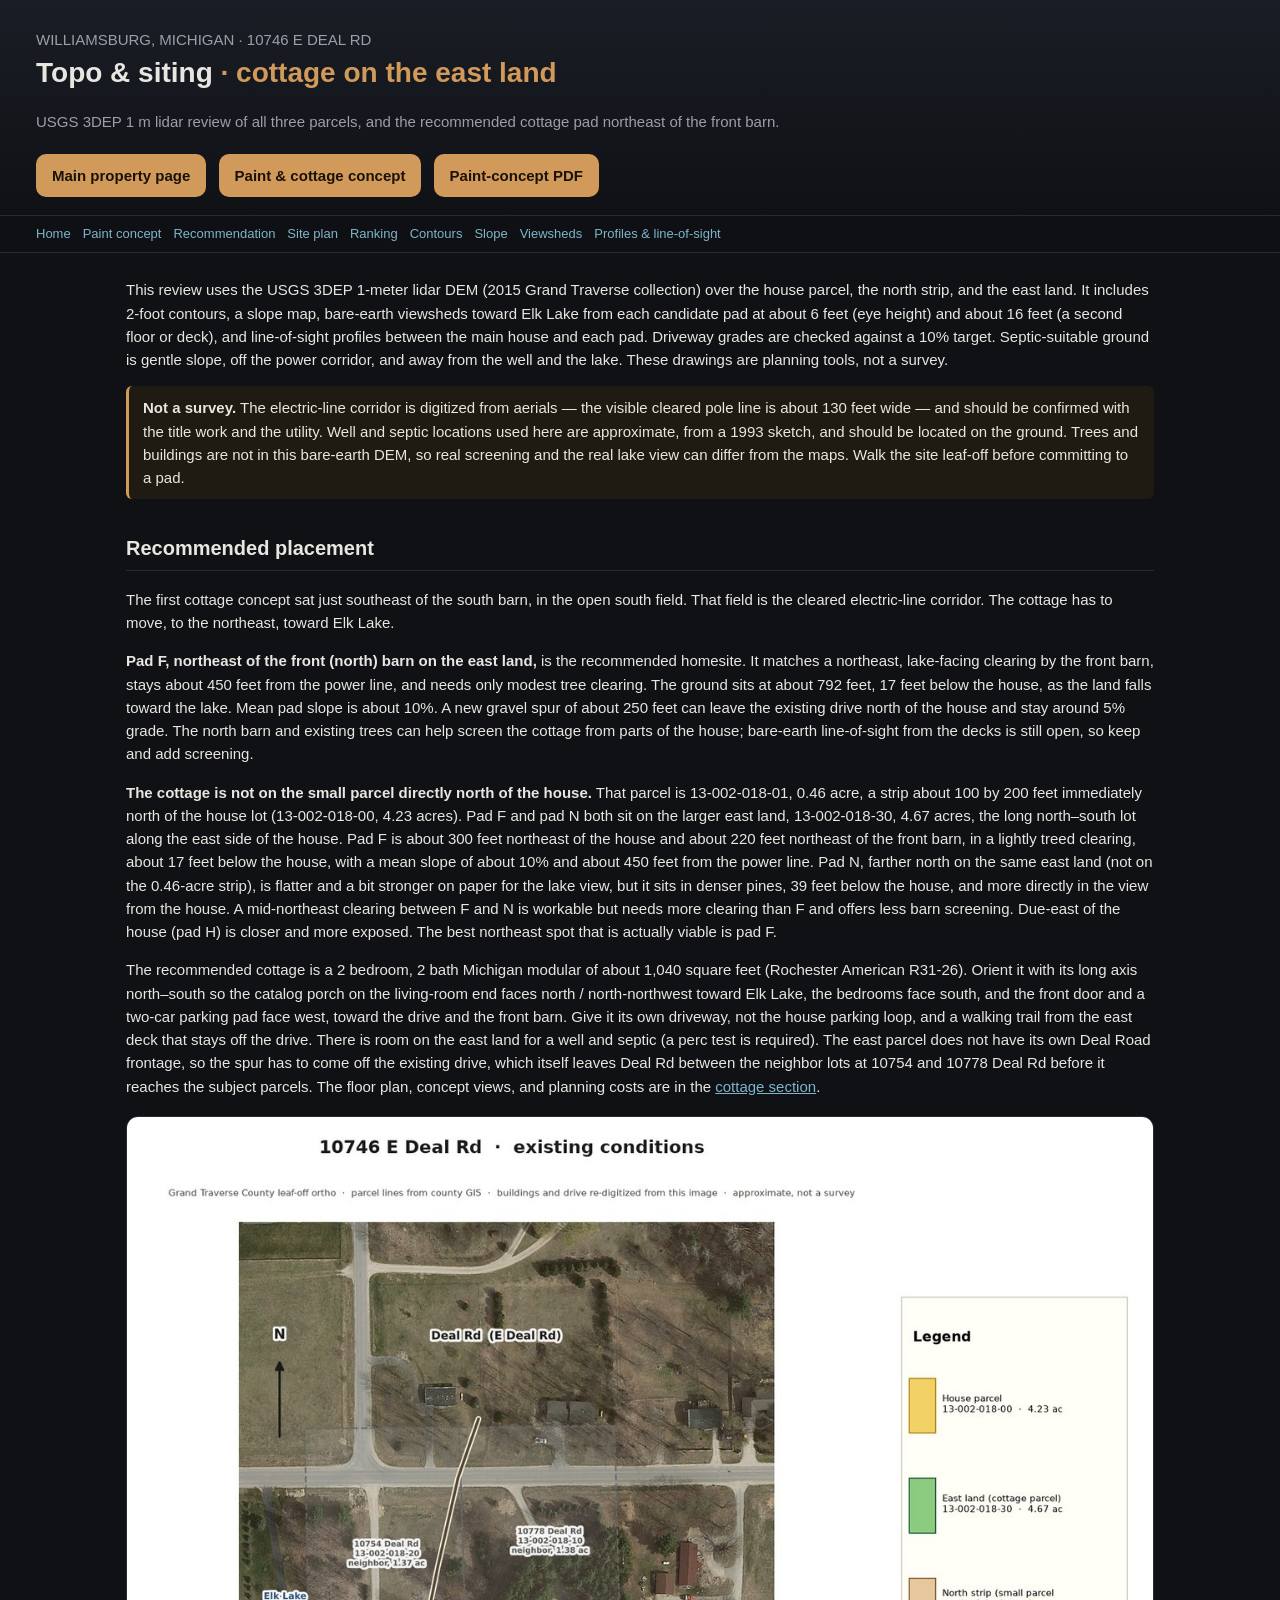
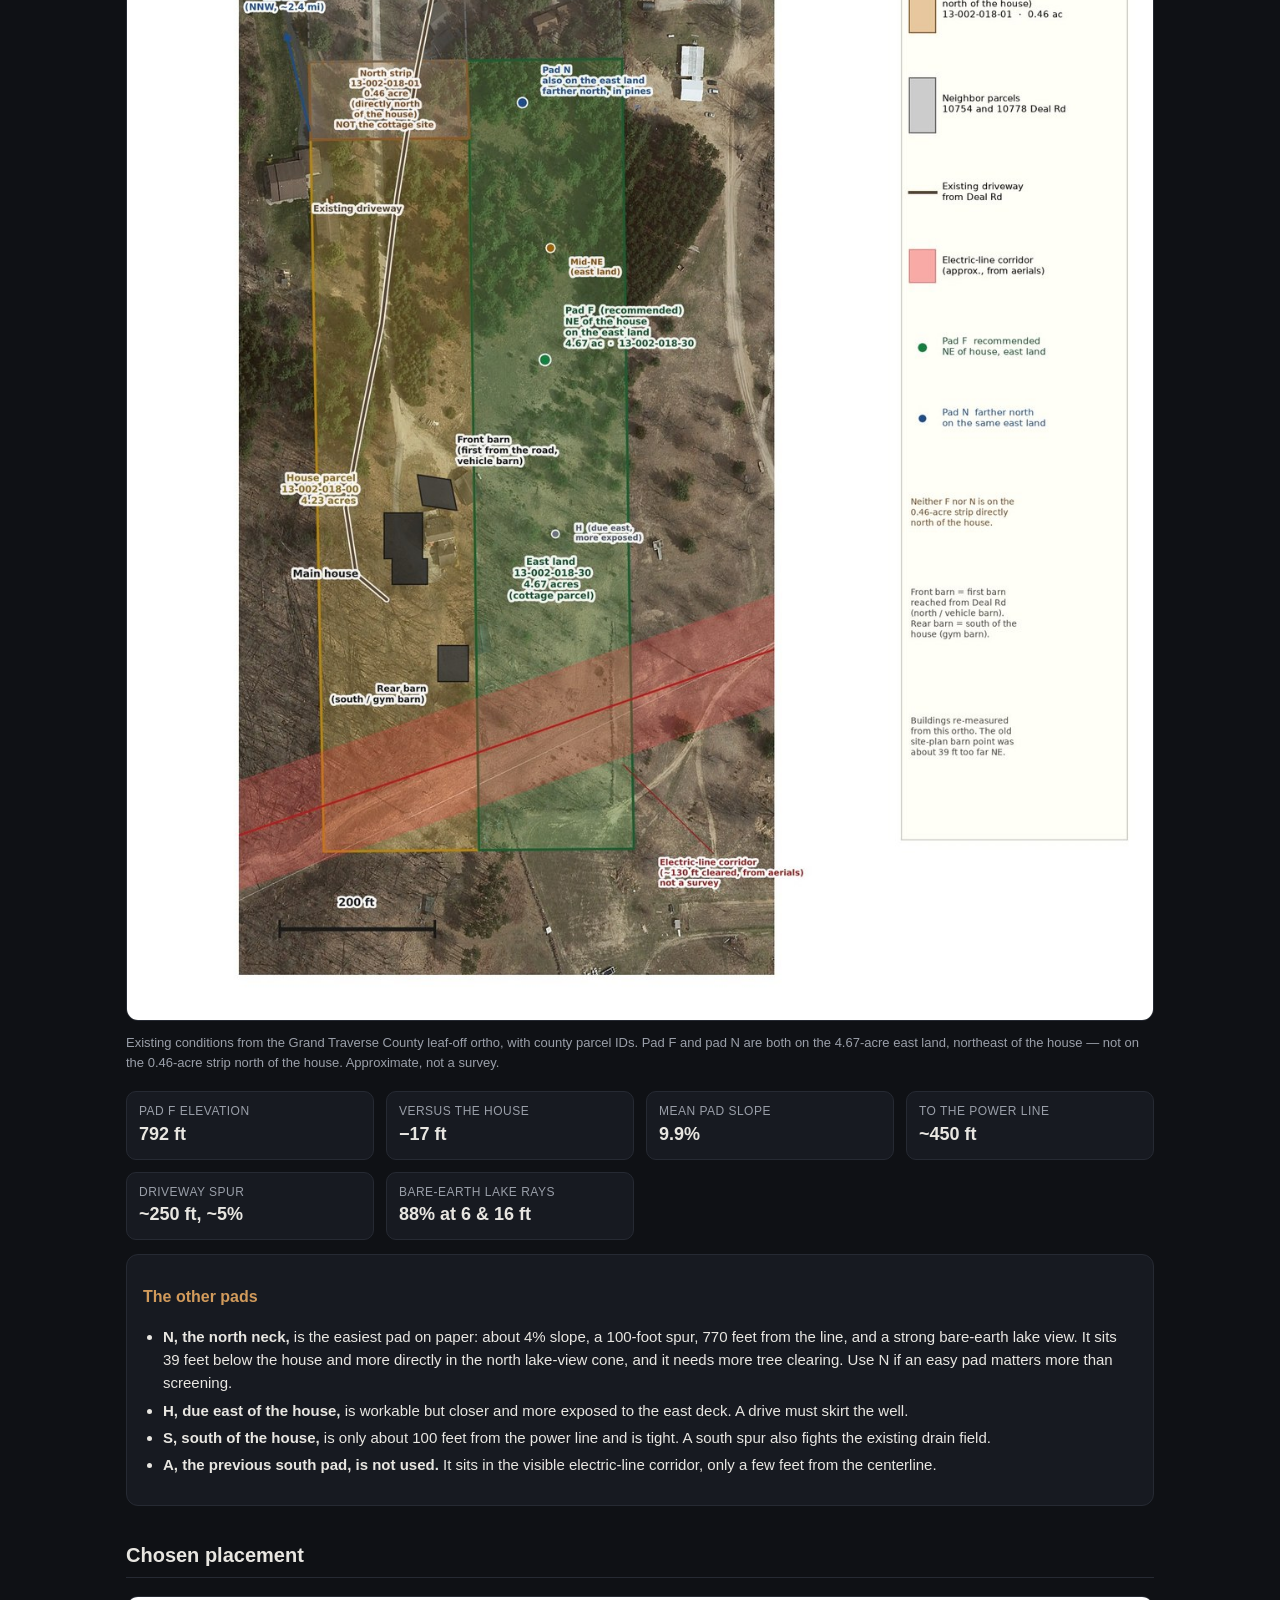
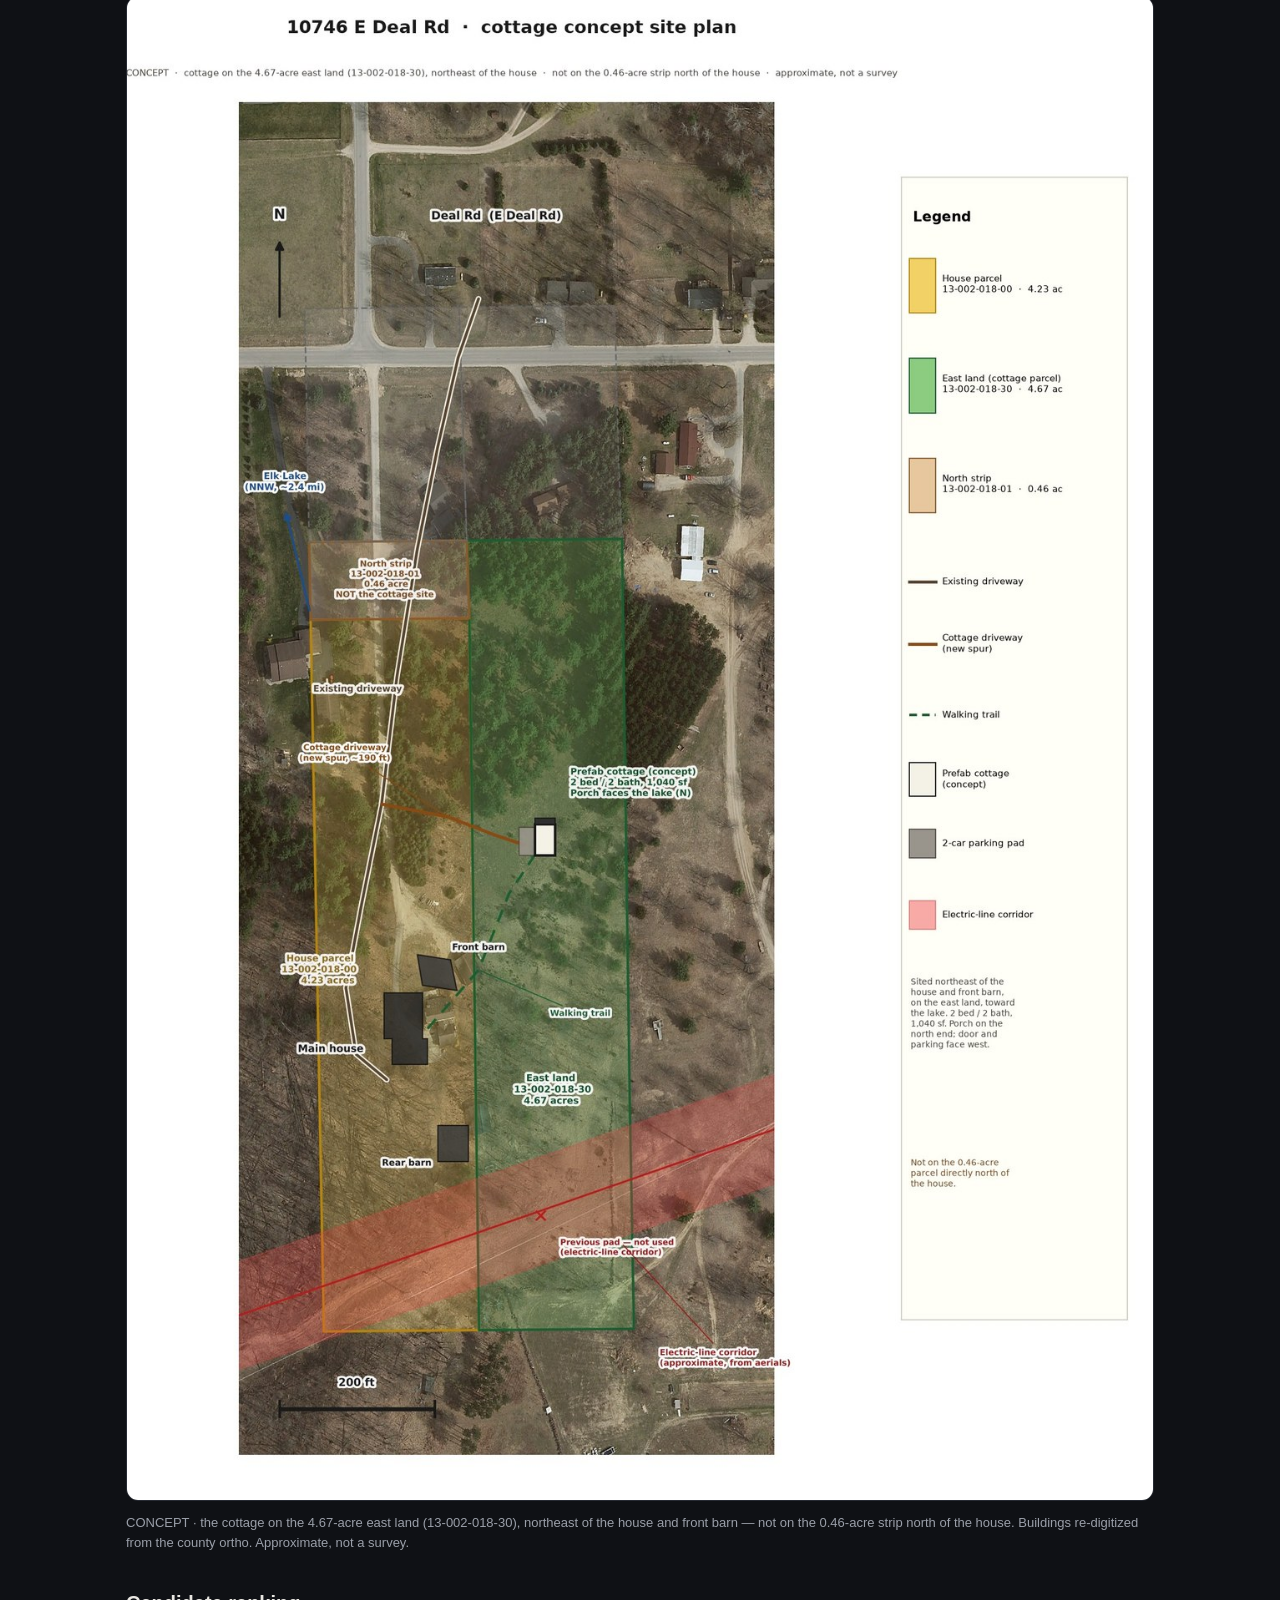
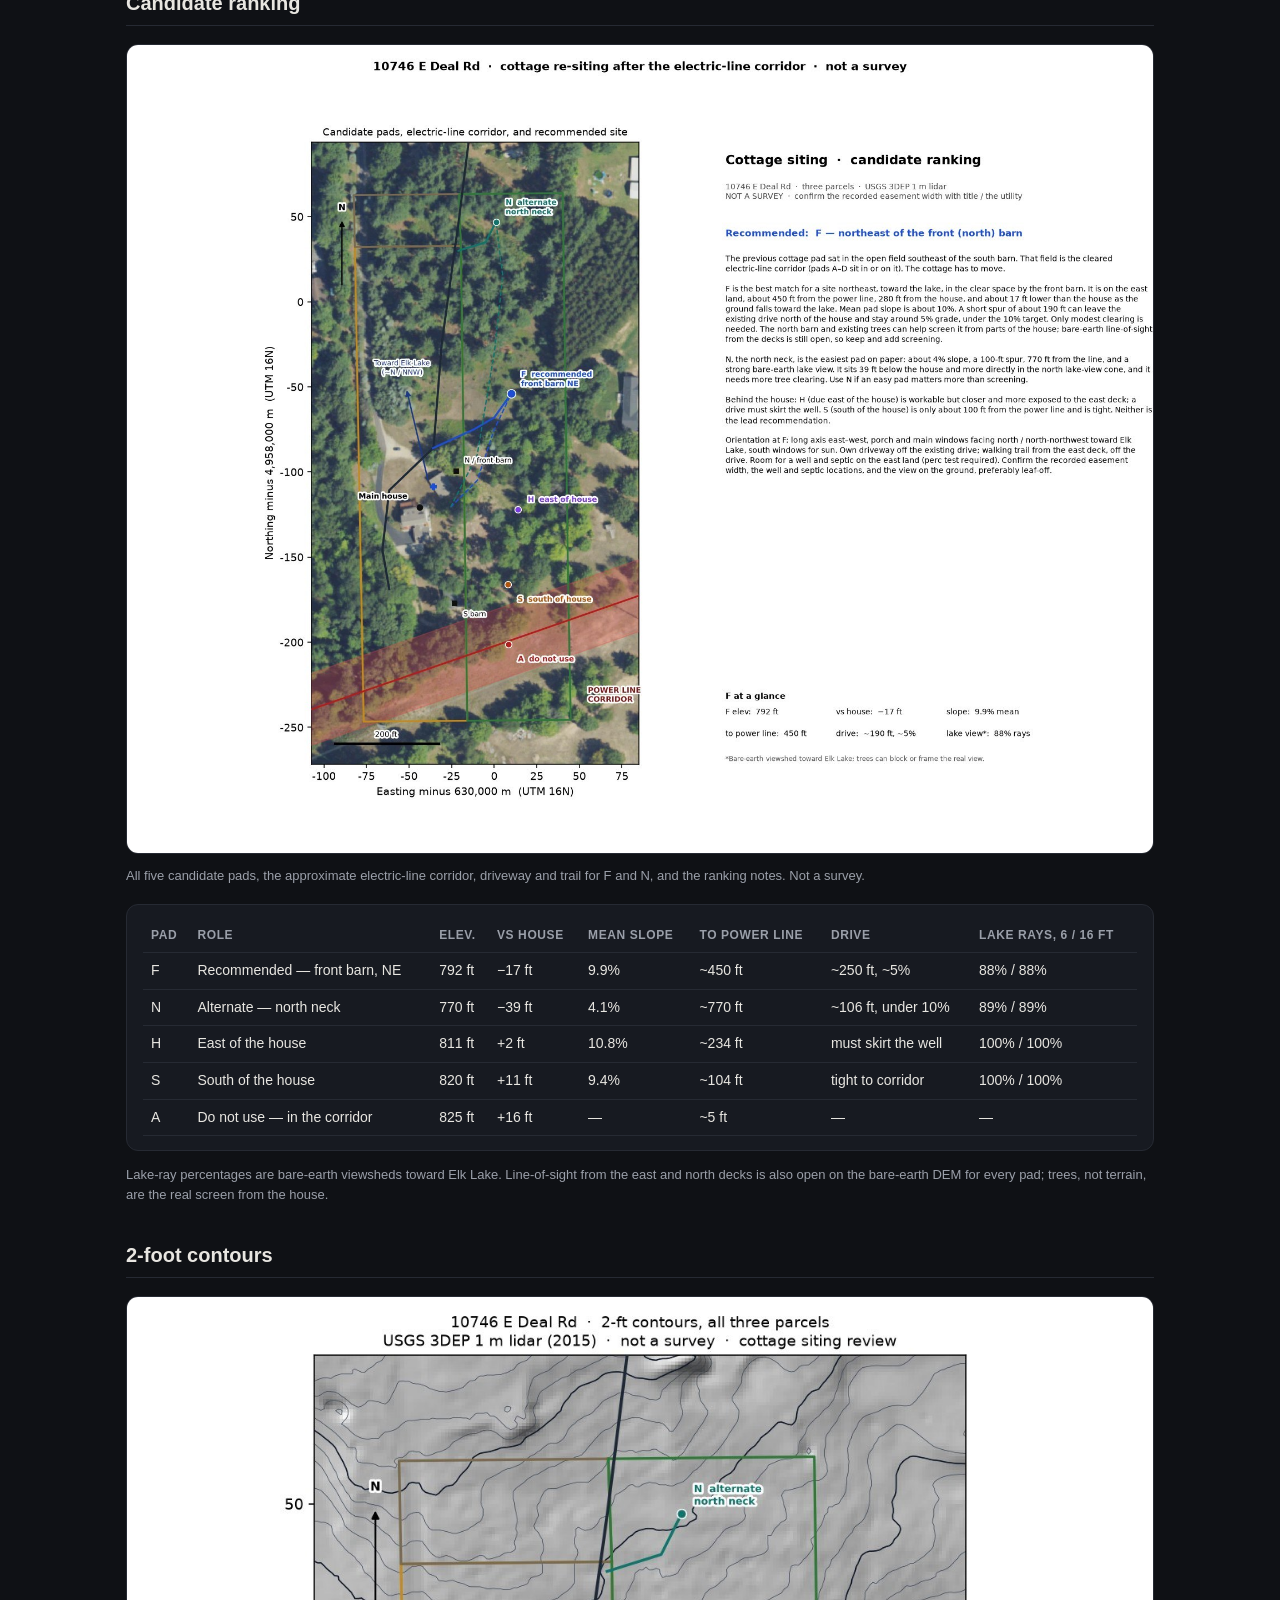
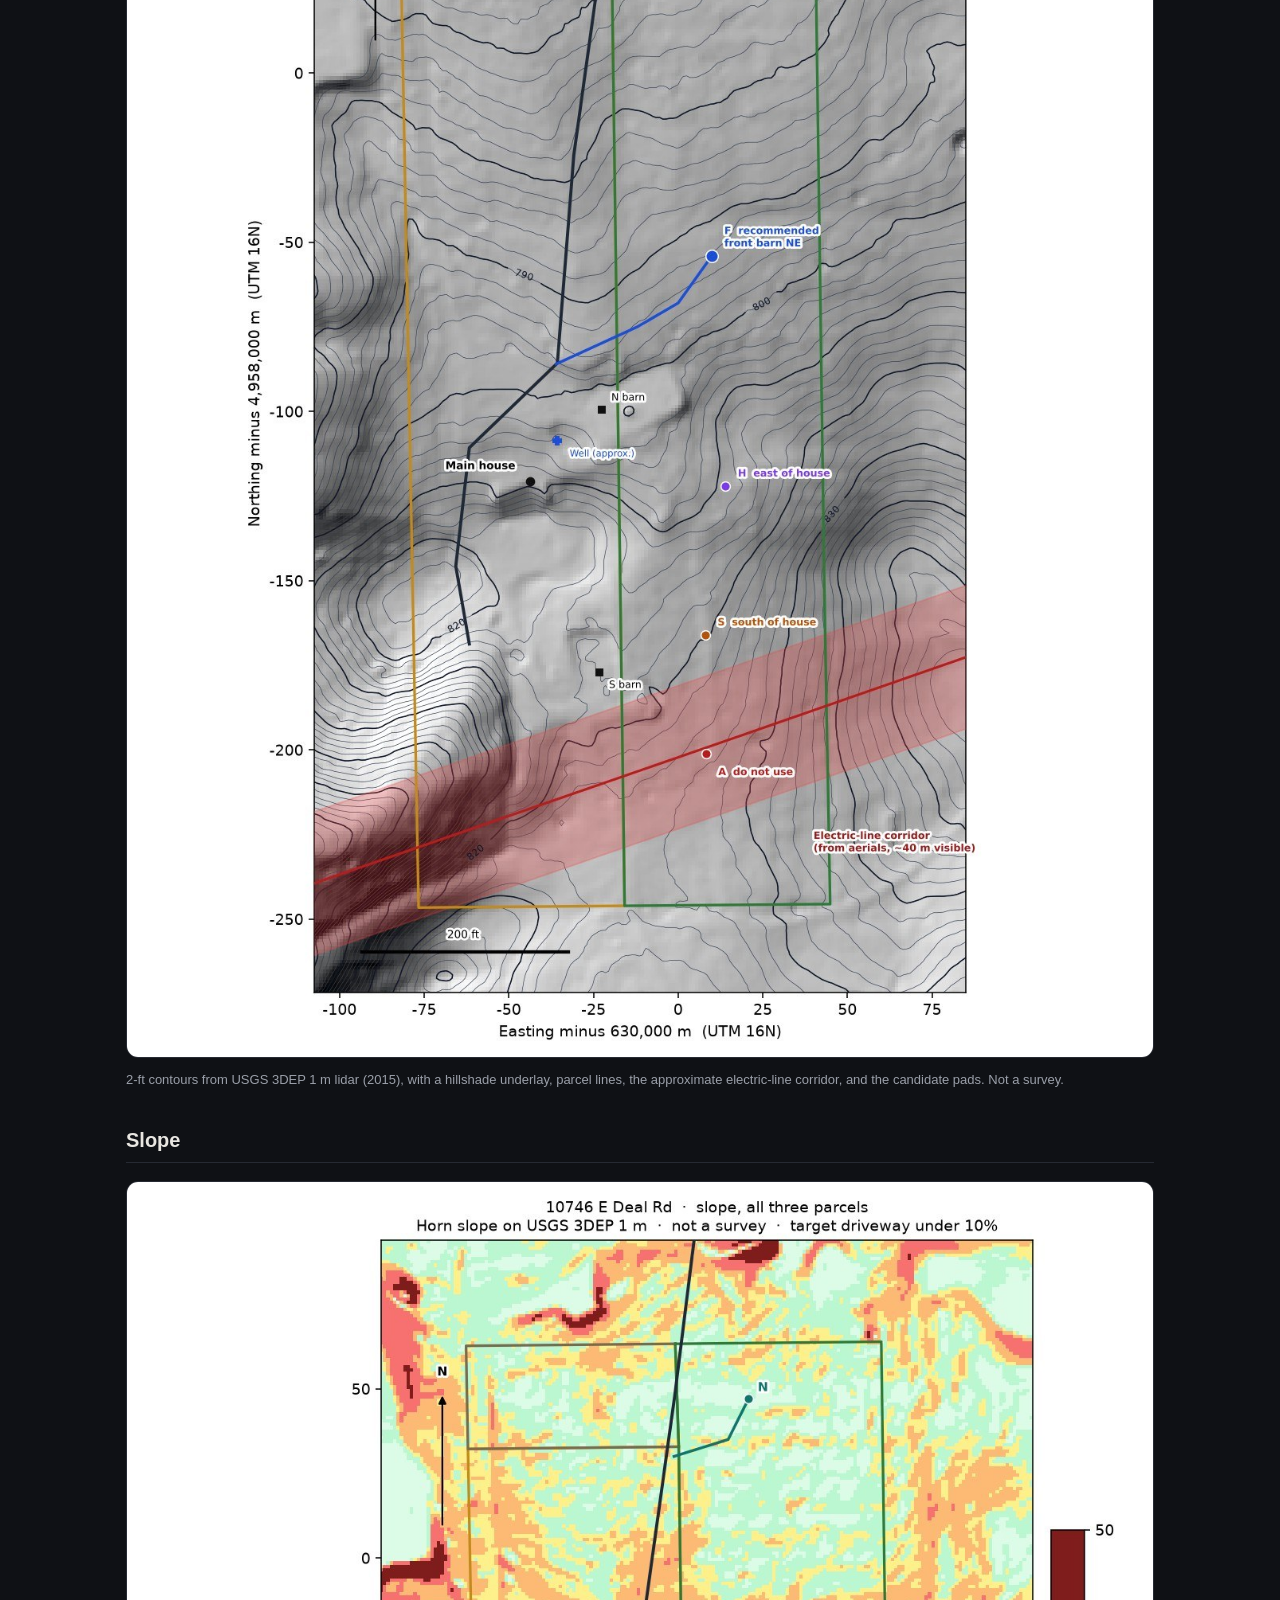
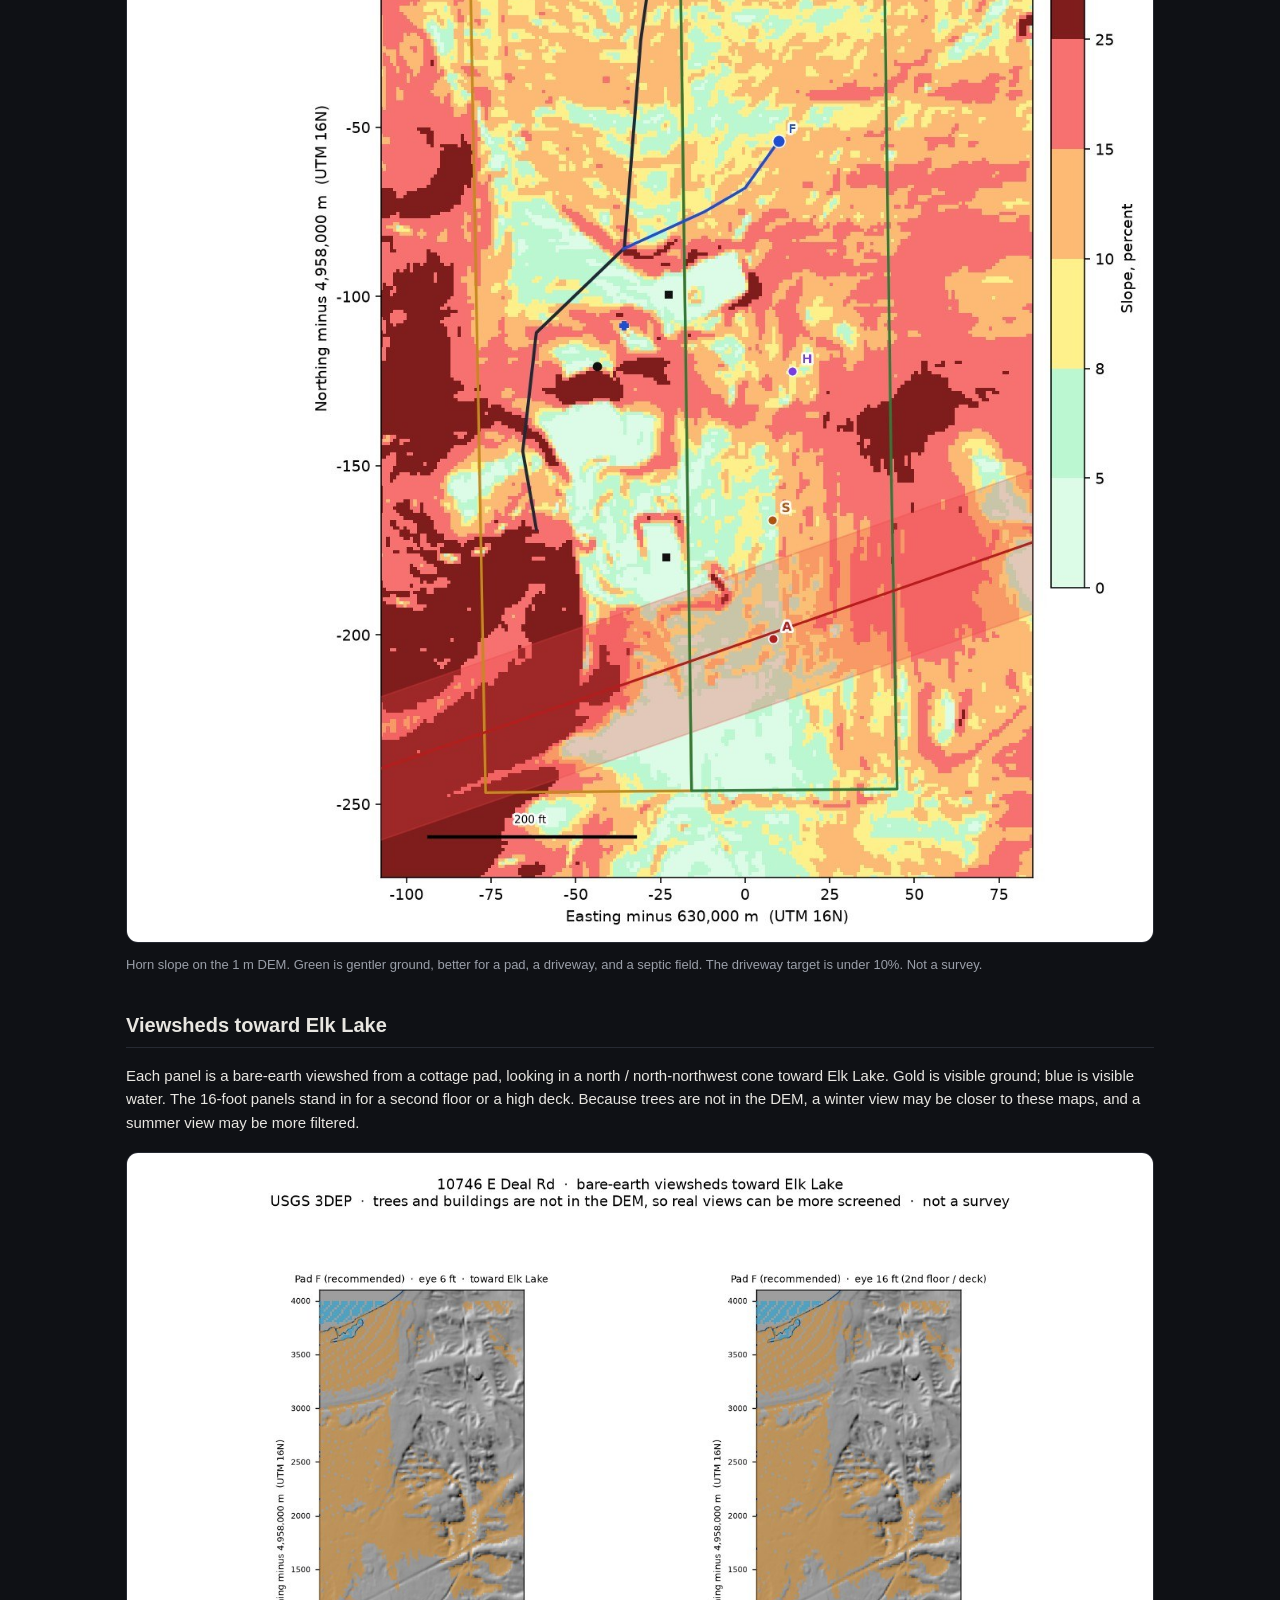
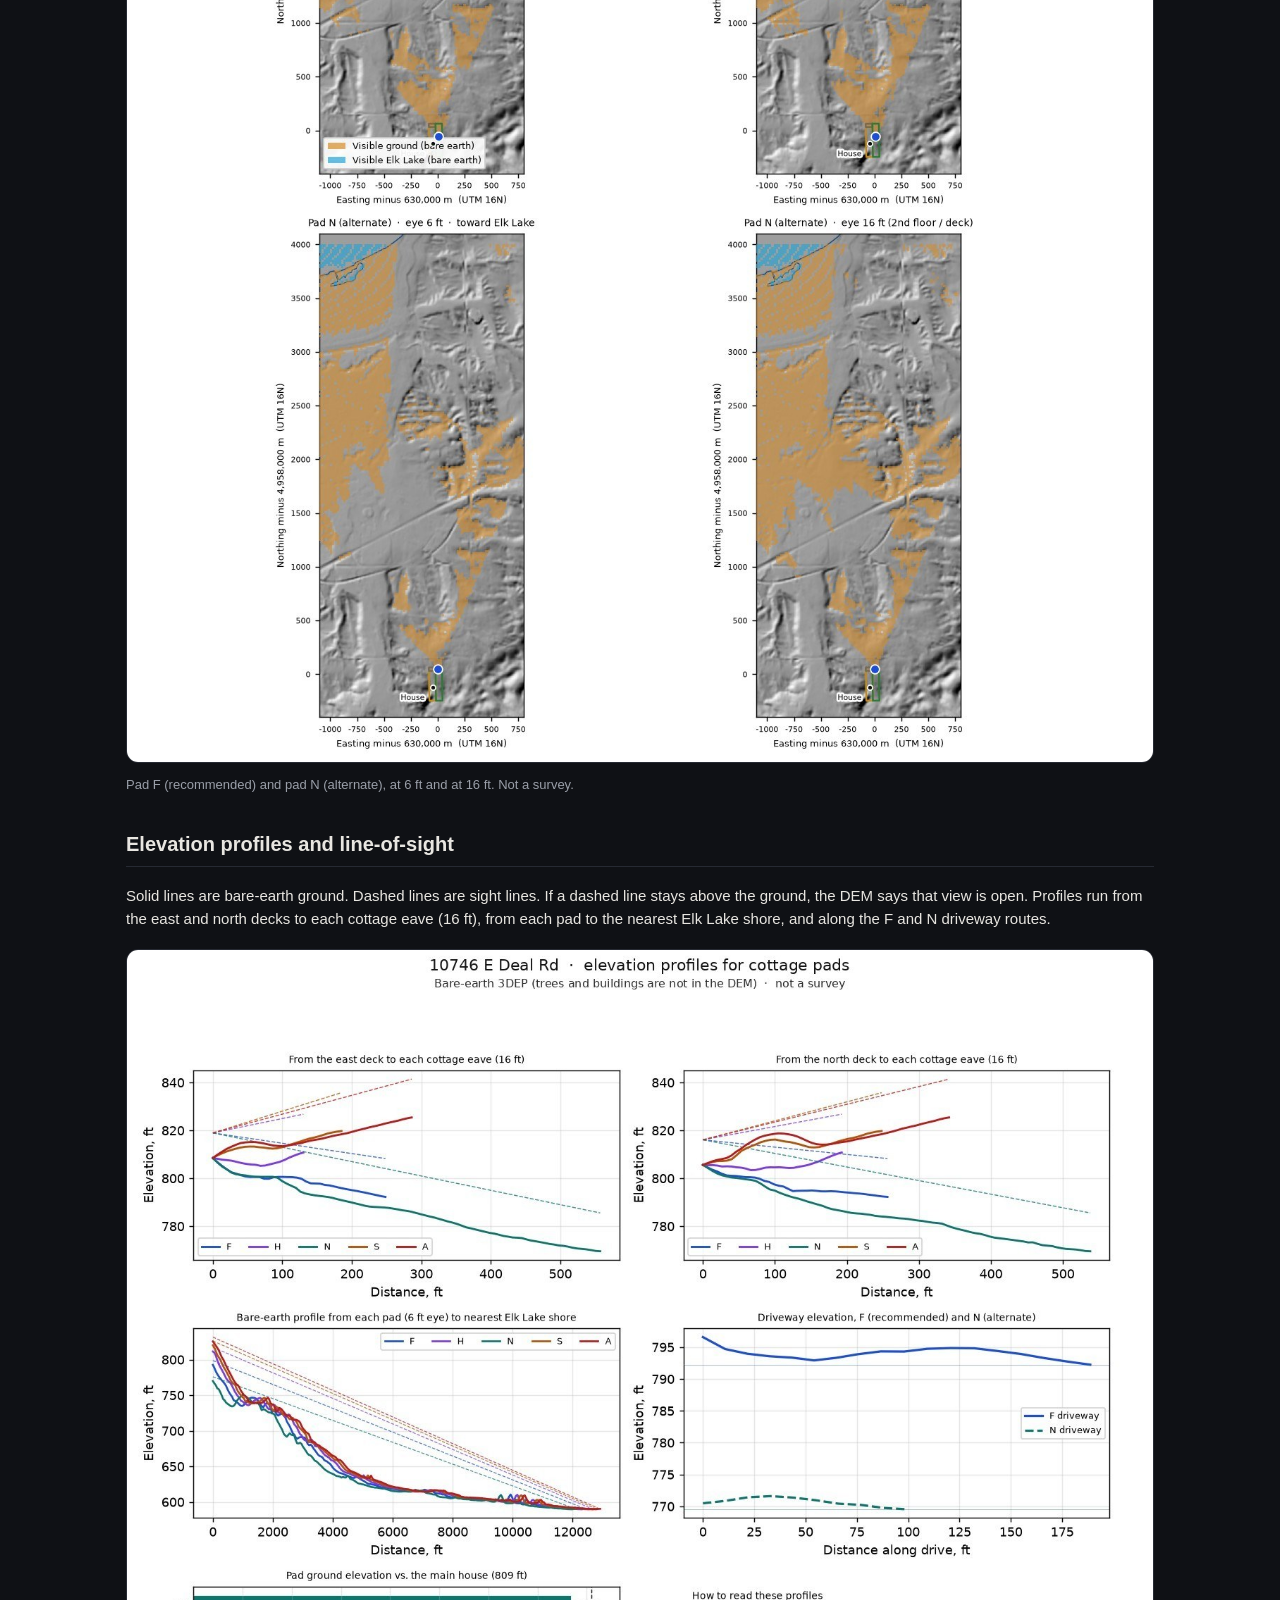
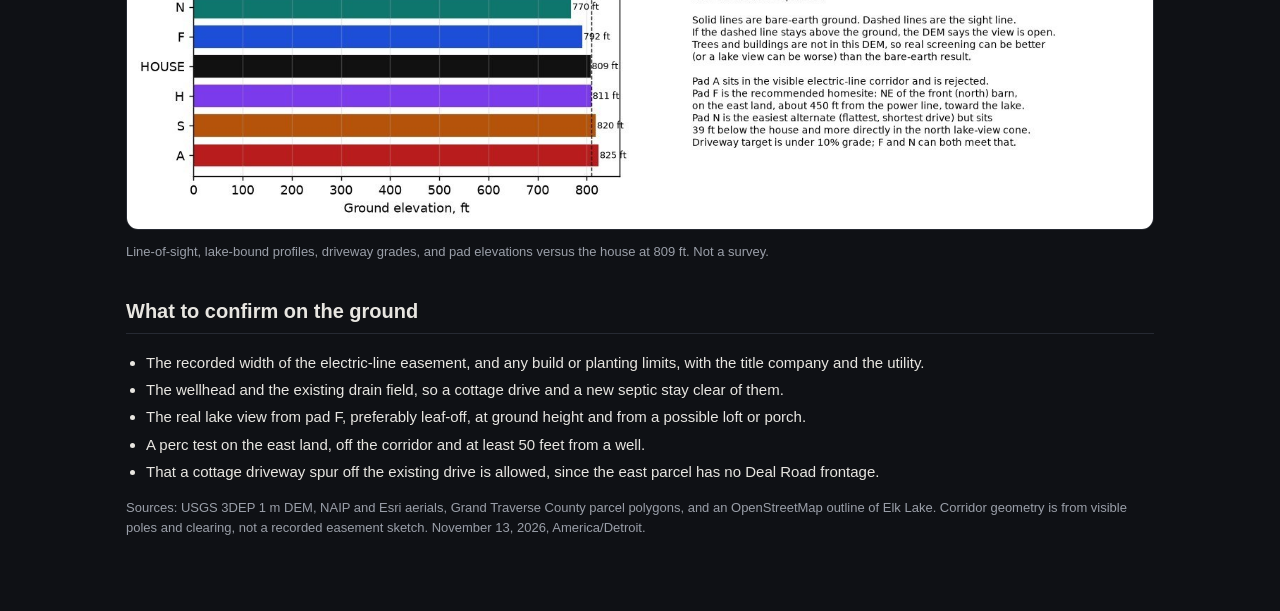
<file: topo/index.html>
<!DOCTYPE html>
<html lang="en">
<head>
  <meta charset="utf-8">
  <meta name="viewport" content="width=device-width, initial-scale=1">
  <title>10746 E Deal Rd — topo and cottage siting</title>
  <meta name="description" content="Topographic review and cottage siting for 10746 E Deal Road, Williamsburg, Michigan: 2-foot contours, slope, viewsheds toward Elk Lake, line-of-sight, the electric-line corridor, and the recommended cottage pad northeast of the front barn.">
  <style>
    :root{--bg:#0f1115;--panel:#171a21;--line:#262a33;--text:#e8e6e1;--muted:#9a9fa9;--accent:#d19a5b;--accent2:#7fb4c9;--ok:#7fd18a;--bad:#e08a8a}
    *{box-sizing:border-box}body{margin:0;background:var(--bg);color:var(--text);font:15px/1.55 -apple-system,"Segoe UI",Inter,Roboto,sans-serif}
    header{padding:28px 36px 18px;border-bottom:1px solid var(--line);background:linear-gradient(180deg,#1a1d25,#0f1115)}
    h1{margin:0;font-size:28px}h1 span{color:var(--accent)}.sub{color:var(--muted)}
    nav{position:sticky;top:0;z-index:3;background:rgba(15,17,21,.95);border-bottom:1px solid var(--line);padding:8px 36px;display:flex;flex-wrap:wrap;gap:12px;font-size:13px}
    a{color:var(--accent2)}nav a{text-decoration:none}
    main{max-width:1100px;margin:0 auto;padding:10px 36px 60px}
    section{margin-top:34px}h2{font-size:20px;border-bottom:1px solid var(--line);padding-bottom:6px}h3{font-size:16px;margin-bottom:8px;color:var(--accent)}
    .card{background:var(--panel);border:1px solid var(--line);border-radius:12px;padding:14px 16px;margin:14px 0}
    .grid{display:grid;grid-template-columns:repeat(auto-fit,minmax(220px,1fr));gap:12px;margin:14px 0}
    .metric{background:var(--panel);border:1px solid var(--line);border-radius:10px;padding:10px 12px}
    .metric span{display:block;color:var(--muted);font-size:12px;text-transform:uppercase;letter-spacing:.04em}
    .metric b{font-size:18px}
    .cta{display:inline-block;background:var(--accent);color:#1a1207;font-weight:700;padding:10px 16px;border-radius:10px;text-decoration:none;margin:6px 8px 0 0}
    .warn{border-left:3px solid var(--accent);background:#1f1a12;padding:10px 14px;border-radius:6px;margin:14px 0}
    figure{margin:18px 0}figure img{width:100%;height:auto;border-radius:12px;border:1px solid var(--line);background:#fff}
    figcaption{color:var(--muted);font-size:13px;margin-top:6px}
    table{border-collapse:collapse;width:100%;font-size:14px}td,th{border-bottom:1px solid var(--line);padding:7px 8px;text-align:left;vertical-align:top}th{color:var(--muted);font-size:12px;text-transform:uppercase;letter-spacing:.05em}
    .muted{color:var(--muted);font-size:13px}ul{padding-left:20px}li{margin:4px 0}
    @media(max-width:700px){header,nav{padding:18px}main{padding:10px 18px}}
    @media print{body{background:#fff;color:#111}nav{display:none}a{color:#111}figure img{break-inside:avoid;max-height:8.5in;width:auto}header,section{break-inside:avoid}}
  </style>
</head>
<body>
<header>
  <div class="sub">WILLIAMSBURG, MICHIGAN · 10746 E DEAL RD</div>
  <h1>Topo &amp; siting <span>· cottage on the east land</span></h1>
  <p class="sub">USGS 3DEP 1 m lidar review of all three parcels, and the recommended cottage pad northeast of the front barn.</p>
  <a class="cta" href="../">Main property page</a>
  <a class="cta" href="../paint-concept/#cottage">Paint &amp; cottage concept</a>
  <a class="cta" href="../paint-concept/10746-Deal-Rd-Paint-Concept.pdf">Paint-concept PDF</a>
</header>
<nav>
  <a href="../">Home</a>
  <a href="../paint-concept/">Paint concept</a>
  <a href="#recommend">Recommendation</a>
  <a href="#plan">Site plan</a>
  <a href="#ranking">Ranking</a>
  <a href="#contours">Contours</a>
  <a href="#slope">Slope</a>
  <a href="#viewshed">Viewsheds</a>
  <a href="#profiles">Profiles &amp; line-of-sight</a>
</nav>
<main>
  <p>This review uses the USGS 3DEP 1-meter lidar DEM (2015 Grand Traverse collection) over the house parcel, the north strip, and the east land. It includes 2-foot contours, a slope map, bare-earth viewsheds toward Elk Lake from each candidate pad at about 6 feet (eye height) and about 16 feet (a second floor or deck), and line-of-sight profiles between the main house and each pad. Driveway grades are checked against a 10% target. Septic-suitable ground is gentle slope, off the power corridor, and away from the well and the lake. These drawings are planning tools, not a survey.</p>

  <div class="warn"><strong>Not a survey.</strong> The electric-line corridor is digitized from aerials — the visible cleared pole line is about 130 feet wide — and should be confirmed with the title work and the utility. Well and septic locations used here are approximate, from a 1993 sketch, and should be located on the ground. Trees and buildings are not in this bare-earth DEM, so real screening and the real lake view can differ from the maps. Walk the site leaf-off before committing to a pad.</div>

  <section id="recommend">
    <h2>Recommended placement</h2>
    <p>The first cottage concept sat just southeast of the south barn, in the open south field. That field is the cleared electric-line corridor. The cottage has to move, to the northeast, toward Elk Lake.</p>
    <p><strong>Pad F, northeast of the front (north) barn on the east land,</strong> is the recommended homesite. It matches a northeast, lake-facing clearing by the front barn, stays about 450 feet from the power line, and needs only modest tree clearing. The ground sits at about 792 feet, 17 feet below the house, as the land falls toward the lake. Mean pad slope is about 10%. A new gravel spur of about 250 feet can leave the existing drive north of the house and stay around 5% grade. The north barn and existing trees can help screen the cottage from parts of the house; bare-earth line-of-sight from the decks is still open, so keep and add screening.</p>
    <p><strong>The cottage is not on the small parcel directly north of the house.</strong> That parcel is 13-002-018-01, 0.46 acre, a strip about 100 by 200 feet immediately north of the house lot (13-002-018-00, 4.23 acres). Pad F and pad N both sit on the larger east land, 13-002-018-30, 4.67 acres, the long north–south lot along the east side of the house. Pad F is about 300 feet northeast of the house and about 220 feet northeast of the front barn, in a lightly treed clearing, about 17 feet below the house, with a mean slope of about 10% and about 450 feet from the power line. Pad N, farther north on the same east land (not on the 0.46-acre strip), is flatter and a bit stronger on paper for the lake view, but it sits in denser pines, 39 feet below the house, and more directly in the view from the house. A mid-northeast clearing between F and N is workable but needs more clearing than F and offers less barn screening. Due-east of the house (pad H) is closer and more exposed. The best northeast spot that is actually viable is pad F.</p>
    <p>The recommended cottage is a 2 bedroom, 2 bath Michigan modular of about 1,040 square feet (Rochester American R31-26). Orient it with its long axis north–south so the catalog porch on the living-room end faces north / north-northwest toward Elk Lake, the bedrooms face south, and the front door and a two-car parking pad face west, toward the drive and the front barn. Give it its own driveway, not the house parking loop, and a walking trail from the east deck that stays off the drive. There is room on the east land for a well and septic (a perc test is required). The east parcel does not have its own Deal Road frontage, so the spur has to come off the existing drive, which itself leaves Deal Rd between the neighbor lots at 10754 and 10778 Deal Rd before it reaches the subject parcels. The floor plan, concept views, and planning costs are in the <a href="../paint-concept/#cottage">cottage section</a>.</p>
    <figure class="herofig">
      <img src="img/existing-conditions-labeled.jpg" alt="Labeled existing-conditions satellite showing the three subject parcels, driveway from Deal Rd, house, front and rear barns, power-line corridor, and pads F and N on the east land" width="1229" height="1800">
      <figcaption>Existing conditions from the Grand Traverse County leaf-off ortho, with county parcel IDs. Pad F and pad N are both on the 4.67-acre east land, northeast of the house — not on the 0.46-acre strip north of the house. Approximate, not a survey.</figcaption>
    </figure>
    <div class="grid">
      <div class="metric"><span>Pad F elevation</span><b>792 ft</b></div>
      <div class="metric"><span>Versus the house</span><b>−17 ft</b></div>
      <div class="metric"><span>Mean pad slope</span><b>9.9%</b></div>
      <div class="metric"><span>To the power line</span><b>~450 ft</b></div>
      <div class="metric"><span>Driveway spur</span><b>~250 ft, ~5%</b></div>
      <div class="metric"><span>Bare-earth lake rays</span><b>88% at 6 &amp; 16 ft</b></div>
    </div>
    <div class="card">
      <h3>The other pads</h3>
      <ul>
        <li><strong>N, the north neck,</strong> is the easiest pad on paper: about 4% slope, a 100-foot spur, 770 feet from the line, and a strong bare-earth lake view. It sits 39 feet below the house and more directly in the north lake-view cone, and it needs more tree clearing. Use N if an easy pad matters more than screening.</li>
        <li><strong>H, due east of the house,</strong> is workable but closer and more exposed to the east deck. A drive must skirt the well.</li>
        <li><strong>S, south of the house,</strong> is only about 100 feet from the power line and is tight. A south spur also fights the existing drain field.</li>
        <li><strong>A, the previous south pad, is not used.</strong> It sits in the visible electric-line corridor, only a few feet from the centerline.</li>
      </ul>
    </div>
  </section>

  <section id="plan">
    <h2>Chosen placement</h2>
    <figure>
      <img src="img/cottage-site-plan-concept.jpg" alt="Concept site plan of the three parcels, with the cottage northeast of the front barn, its own driveway, a walking trail, and the electric-line corridor marked" width="1248" height="1800">
      <figcaption>CONCEPT · the cottage on the 4.67-acre east land (13-002-018-30), northeast of the house and front barn — not on the 0.46-acre strip north of the house. Buildings re-digitized from the county ortho. Approximate, not a survey.</figcaption>
    </figure>
  </section>

  <section id="ranking">
    <h2>Candidate ranking</h2>
    <figure>
      <img src="img/viewshed-and-ranking.jpg" alt="Annotated aerial ranking cottage candidate pads against the electric-line corridor, with pad F recommended" width="1848" height="1456">
      <figcaption>All five candidate pads, the approximate electric-line corridor, driveway and trail for F and N, and the ranking notes. Not a survey.</figcaption>
    </figure>
    <div class="card" style="overflow:auto">
      <table>
        <thead>
          <tr>
            <th>Pad</th>
            <th>Role</th>
            <th>Elev.</th>
            <th>Vs house</th>
            <th>Mean slope</th>
            <th>To power line</th>
            <th>Drive</th>
            <th>Lake rays, 6 / 16 ft</th>
          </tr>
        </thead>
        <tbody>
          <tr>
            <td>F</td>
            <td>Recommended — front barn, NE</td>
            <td>792 ft</td>
            <td>−17 ft</td>
            <td>9.9%</td>
            <td>~450 ft</td>
            <td>~250 ft, ~5%</td>
            <td>88% / 88%</td>
          </tr>
          <tr>
            <td>N</td>
            <td>Alternate — north neck</td>
            <td>770 ft</td>
            <td>−39 ft</td>
            <td>4.1%</td>
            <td>~770 ft</td>
            <td>~106 ft, under 10%</td>
            <td>89% / 89%</td>
          </tr>
          <tr>
            <td>H</td>
            <td>East of the house</td>
            <td>811 ft</td>
            <td>+2 ft</td>
            <td>10.8%</td>
            <td>~234 ft</td>
            <td>must skirt the well</td>
            <td>100% / 100%</td>
          </tr>
          <tr>
            <td>S</td>
            <td>South of the house</td>
            <td>820 ft</td>
            <td>+11 ft</td>
            <td>9.4%</td>
            <td>~104 ft</td>
            <td>tight to corridor</td>
            <td>100% / 100%</td>
          </tr>
          <tr>
            <td>A</td>
            <td>Do not use — in the corridor</td>
            <td>825 ft</td>
            <td>+16 ft</td>
            <td>—</td>
            <td>~5 ft</td>
            <td>—</td>
            <td>—</td>
          </tr>
        </tbody>
      </table>
    </div>
    <p class="muted">Lake-ray percentages are bare-earth viewsheds toward Elk Lake. Line-of-sight from the east and north decks is also open on the bare-earth DEM for every pad; trees, not terrain, are the real screen from the house.</p>
  </section>

  <section id="contours">
    <h2>2-foot contours</h2>
    <figure>
      <img src="img/contours-2ft.jpg" alt="Two-foot contour map of all three Deal Road parcels from USGS 3DEP 1-meter lidar" width="1288" height="1708">
      <figcaption>2-ft contours from USGS 3DEP 1 m lidar (2015), with a hillshade underlay, parcel lines, the approximate electric-line corridor, and the candidate pads. Not a survey.</figcaption>
    </figure>
  </section>

  <section id="slope">
    <h2>Slope</h2>
    <figure>
      <img src="img/slope-map.jpg" alt="Slope map of all three Deal Road parcels, with a driveway target under 10 percent" width="1288" height="1708">
      <figcaption>Horn slope on the 1 m DEM. Green is gentler ground, better for a pad, a driveway, and a septic field. The driveway target is under 10%. Not a survey.</figcaption>
    </figure>
  </section>

  <section id="viewshed">
    <h2>Viewsheds toward Elk Lake</h2>
    <p>Each panel is a bare-earth viewshed from a cottage pad, looking in a north / north-northwest cone toward Elk Lake. Gold is visible ground; blue is visible water. The 16-foot panels stand in for a second floor or a high deck. Because trees are not in the DEM, a winter view may be closer to these maps, and a summer view may be more filtered.</p>
    <figure>
      <img src="img/viewsheds-lake.jpg" alt="Bare-earth viewsheds toward Elk Lake from pads F and N at 6-foot and 16-foot eye heights" width="1456" height="1716">
      <figcaption>Pad F (recommended) and pad N (alternate), at 6 ft and at 16 ft. Not a survey.</figcaption>
    </figure>
  </section>

  <section id="profiles">
    <h2>Elevation profiles and line-of-sight</h2>
    <p>Solid lines are bare-earth ground. Dashed lines are sight lines. If a dashed line stays above the ground, the DEM says that view is open. Profiles run from the east and north decks to each cottage eave (16 ft), from each pad to the nearest Elk Lake shore, and along the F and N driveway routes.</p>
    <figure>
      <img src="img/elevation-profiles.jpg" alt="Elevation profiles from the main-house decks to each cottage pad, from each pad to Elk Lake, and along the recommended and alternate driveways" width="1456" height="1248">
      <figcaption>Line-of-sight, lake-bound profiles, driveway grades, and pad elevations versus the house at 809 ft. Not a survey.</figcaption>
    </figure>
  </section>

  <section id="notes">
    <h2>What to confirm on the ground</h2>
    <ul>
      <li>The recorded width of the electric-line easement, and any build or planting limits, with the title company and the utility.</li>
      <li>The wellhead and the existing drain field, so a cottage drive and a new septic stay clear of them.</li>
      <li>The real lake view from pad F, preferably leaf-off, at ground height and from a possible loft or porch.</li>
      <li>A perc test on the east land, off the corridor and at least 50 feet from a well.</li>
      <li>That a cottage driveway spur off the existing drive is allowed, since the east parcel has no Deal Road frontage.</li>
    </ul>
    <p class="muted">Sources: USGS 3DEP 1 m DEM, NAIP and Esri aerials, Grand Traverse County parcel polygons, and an OpenStreetMap outline of Elk Lake. Corridor geometry is from visible poles and clearing, not a recorded easement sketch. November 13, 2026, America/Detroit.</p>
  </section>
</main>
</body>
</html>
</file>
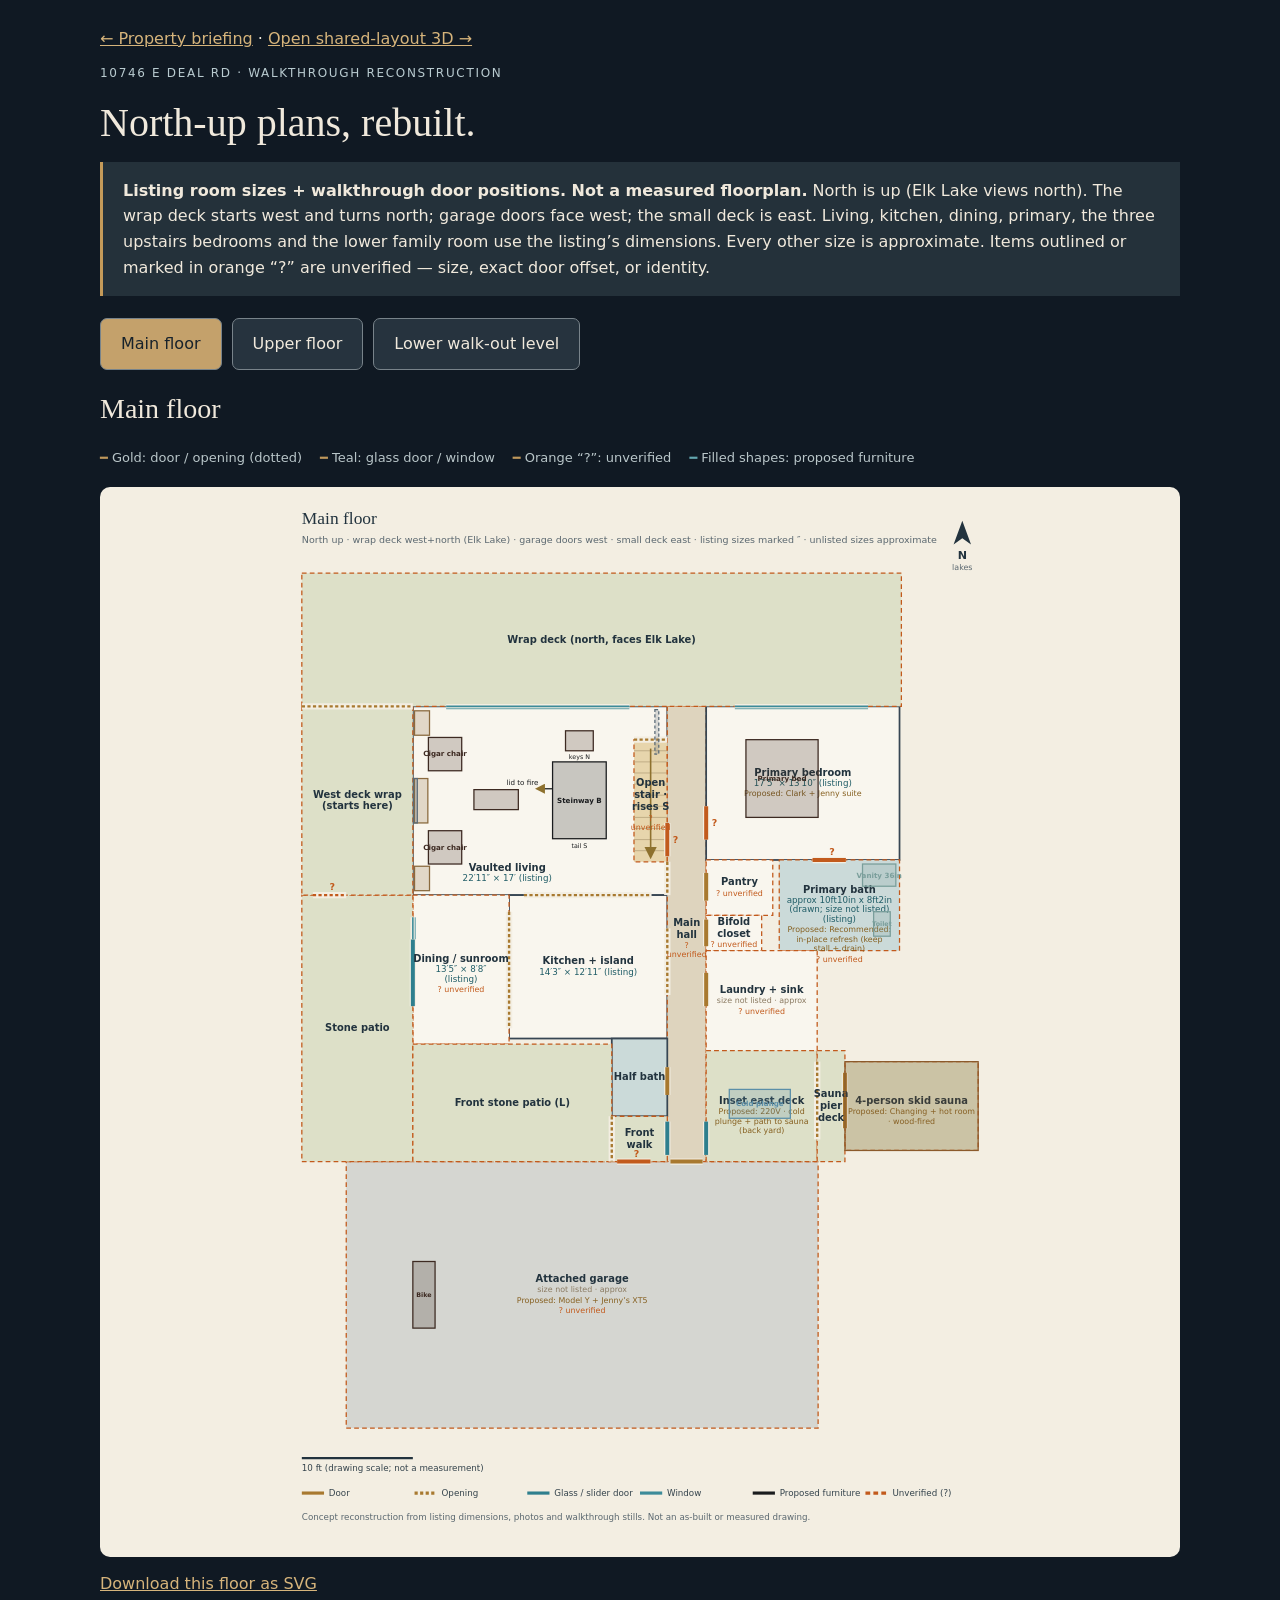
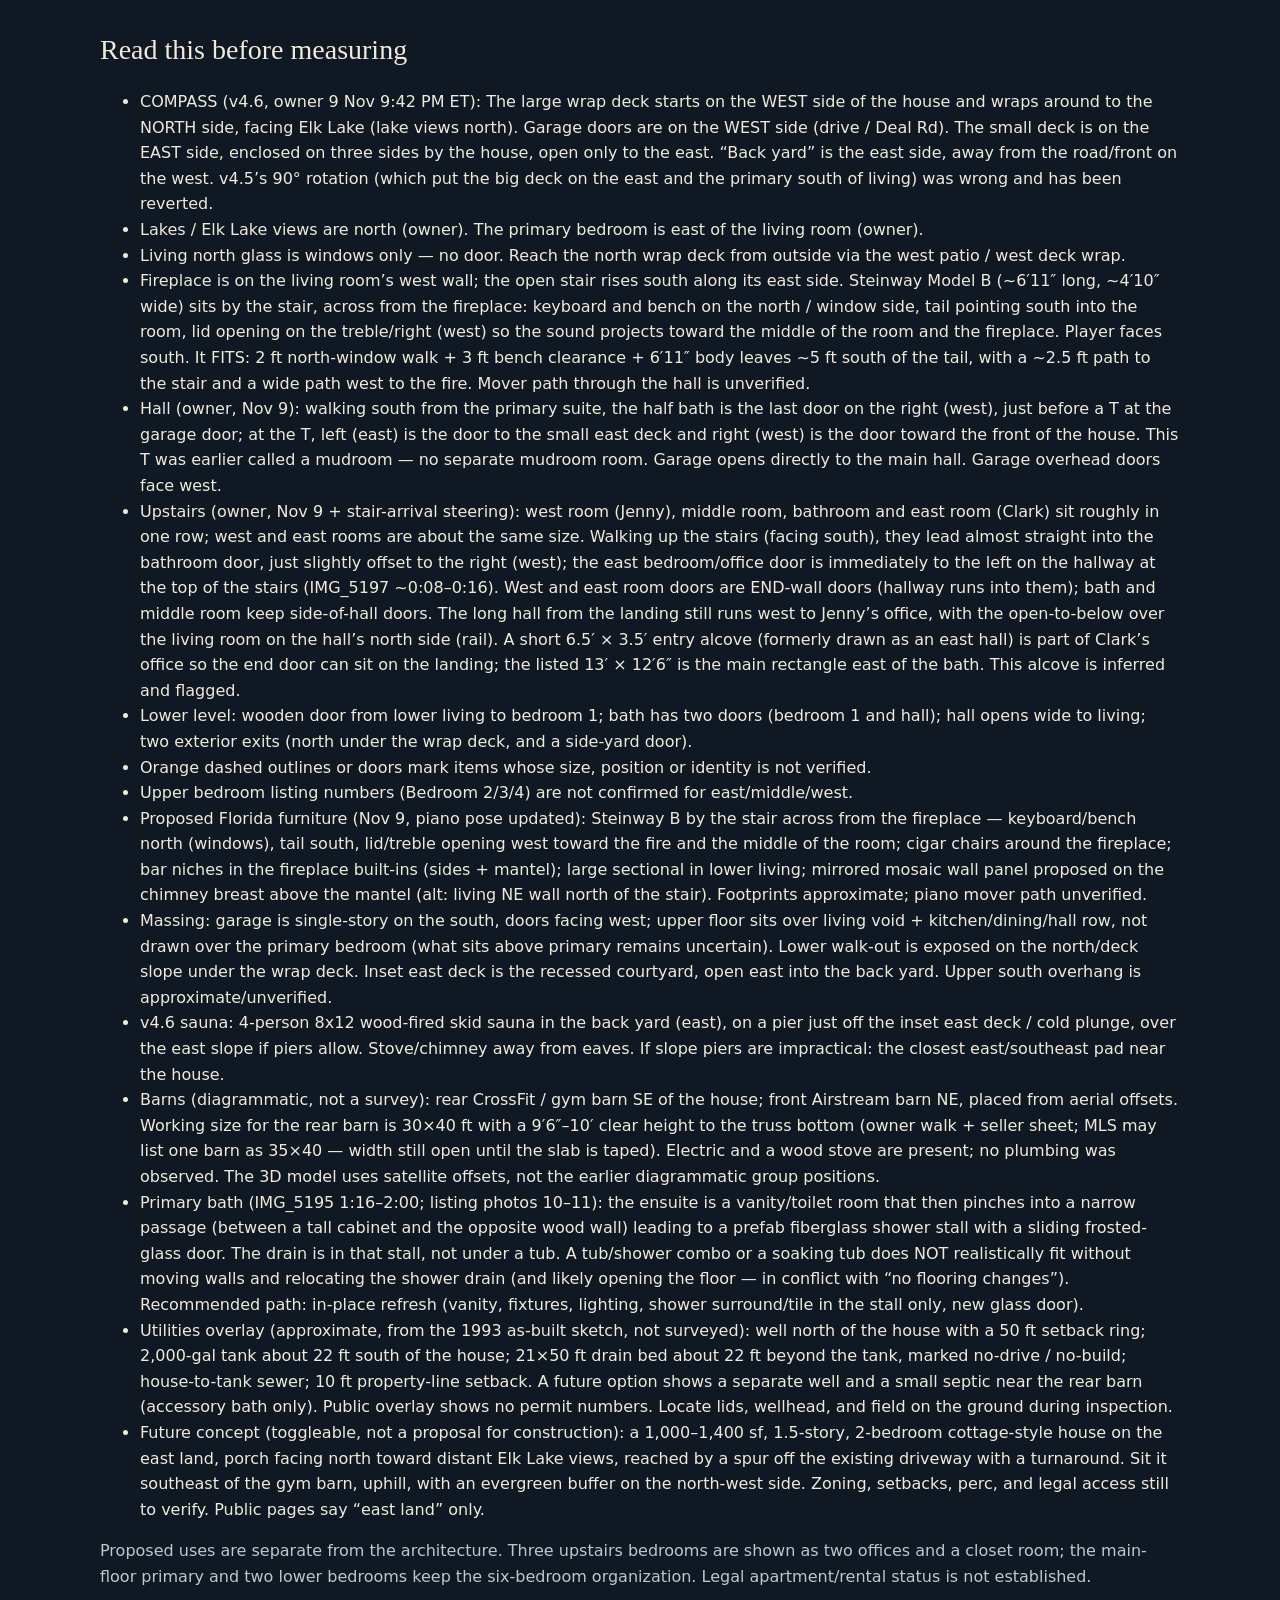
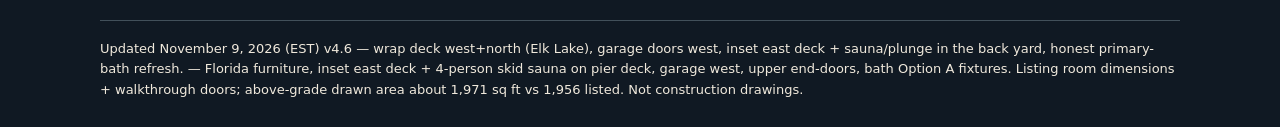
<file: floorplans.html>
<!doctype html><html lang="en"><head><meta charset="utf-8"><meta name="viewport" content="width=device-width,initial-scale=1"><title>Deal Road · walkthrough floorplans</title><style>
*{box-sizing:border-box}body{margin:0;background:#101923;color:#f0e9dc;font:16px/1.6 system-ui,sans-serif}main{max-width:1120px;margin:auto;padding:26px 20px}a{color:#d6b47b}h1{font:40px Georgia,serif;margin:16px 0 10px}h2{font:28px Georgia,serif}.eyebrow{letter-spacing:.14em;color:#b9cbd0;font-size:12px}.notice{background:#24313a;border-left:3px solid #c49a59;padding:16px 20px}.muted{color:#bcc8ca}nav{display:flex;flex-wrap:wrap;gap:10px;margin:22px 0}button{background:#26333e;color:#f0e9dc;border:1px solid #78838a;border-radius:7px;padding:12px 20px;cursor:pointer;font:inherit}button[aria-pressed=true]{background:#c4a16b;color:#17222b}.plan{background:#f3eee2;border-radius:10px;padding:10px;margin-top:18px}.plan svg{display:block;width:100%;height:auto;max-height:1050px}.legend{display:flex;gap:18px;flex-wrap:wrap;font-size:13px;color:#b9c6c9}.legend span:before{content:'━ ';color:#bf985b}.legend span:last-child:before{color:#63a6af}footer{border-top:1px solid #42505a;margin-top:30px;padding-top:18px;font-size:13px}#download{display:inline-block;margin:14px 0}@media(max-width:550px){main{padding:20px 12px}h1{font-size:30px}button{padding:9px 12px;font-size:14px}.plan{padding:2px}}
</style></head><body><main><a href="index.html">← Property briefing</a> · <a href="model.html">Open shared-layout 3D →</a><p class="eyebrow">10746 E DEAL RD · WALKTHROUGH RECONSTRUCTION</p><h1>North-up plans, rebuilt.</h1><p class="notice"><strong>Listing room sizes + walkthrough door positions. Not a measured floorplan.</strong> North is up (Elk Lake views north). The wrap deck starts west and turns north; garage doors face west; the small deck is east. Living, kitchen, dining, primary, the three upstairs bedrooms and the lower family room use the listing’s dimensions. Every other size is approximate. Items outlined or marked in orange “?” are unverified — size, exact door offset, or identity.</p><nav id="levels" aria-label="Choose floor"></nav><h2 id="heading"></h2><div class="legend"><span>Gold: door / opening (dotted)</span><span>Teal: glass door / window</span><span>Orange “?”: unverified</span><span>Filled shapes: proposed furniture</span></div><div id="plan" class="plan"></div><a id="download" download>Download this floor as SVG</a><h2>Read this before measuring</h2><ul id="notes"></ul><p class="muted">Proposed uses are separate from the architecture. Three upstairs bedrooms are shown as two offices and a closet room; the main-floor primary and two lower bedrooms keep the six-bedroom organization. Legal apartment/rental status is not established.</p><footer>Updated November 9, 2026 (EST) v4.6 — wrap deck west+north (Elk Lake), garage doors west, inset east deck + sauna/plunge in the back yard, honest primary-bath refresh. — Florida furniture, inset east deck + 4-person skid sauna on pier deck, garage west, upper end-doors, bath Option A fixtures. Listing room dimensions + walkthrough doors; above-grade drawn area about 1,971 sq ft vs 1,956 listed. Not construction drawings.</footer></main><script src="house-layout.js"></script><script src="plan-renderer.js"></script><script>
const data=window.DEAL_LAYOUT;const nav=document.getElementById('levels');
function show(id){const l=data.levels.find(l=>l.id===id)||data.levels[0];document.getElementById('heading').textContent=l.name;document.getElementById('plan').innerHTML=renderDealPlan(l);const a=document.getElementById('download');a.href='floorplan/'+l.id+'-walkthrough.svg';a.download=l.id+'-walkthrough.svg';for(const b of nav.children)b.setAttribute('aria-pressed',String(b.dataset.level===l.id));history.replaceState(null,'','#'+l.id);}
for(const l of data.levels){const b=document.createElement('button');b.textContent=l.name;b.dataset.level=l.id;b.onclick=()=>show(l.id);nav.append(b);}for(const note of data.notes){const li=document.createElement('li');li.textContent=note;document.getElementById('notes').append(li);}show(location.hash.slice(1)||'main');
</script></body></html>
</file>
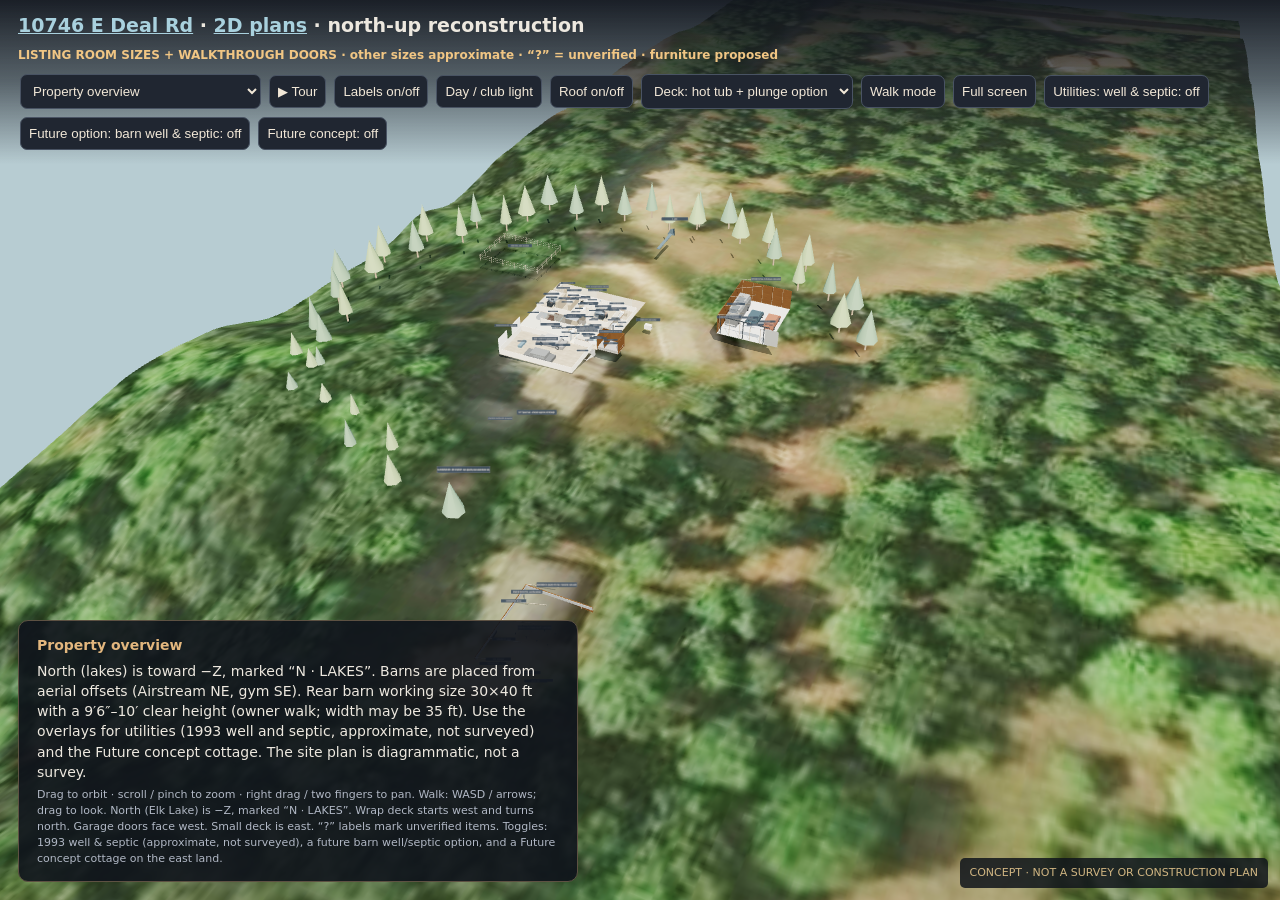
<file: model.html>
<!doctype html><html lang="en"><head><meta charset="utf-8"><meta name="viewport" content="width=device-width,initial-scale=1"><title>10746 Deal Rd · Interactive 3D concept</title><style>
*{box-sizing:border-box}body{margin:0;overflow:hidden;background:#10141c;color:#ede8df;font:14px/1.45 system-ui,sans-serif}canvas{display:block;width:100vw;height:100vh}header{position:absolute;top:0;left:0;right:0;z-index:2;padding:12px 18px;background:linear-gradient(#10141cf0,#10141c90,transparent);pointer-events:none}header>*{pointer-events:auto}h1{font-size:19px;margin:0 0 7px}a{color:#a9d1de}select,button{background:#202631;color:#f1e7d7;border:1px solid #495363;padding:8px;border-radius:7px;cursor:pointer;margin:2px}button:hover{background:#4c3b28}#tools{display:flex;flex-wrap:wrap;align-items:center;gap:4px}#info{position:absolute;bottom:18px;left:18px;max-width:560px;background:#10141ce8;padding:14px 18px;border:1px solid #5d5142;border-radius:10px;pointer-events:none}#info b{color:#e3b77e}#help{font-size:11px;color:#b1b8c5}#caption{margin:5px 0}#badge{position:absolute;right:12px;bottom:12px;padding:7px 10px;background:#10141cd9;font-size:11px;color:#d0b582;border-radius:5px}.render header,.render #info,.render #badge,.render #gymcosts{display:none}#gymcosts{position:absolute;top:86px;right:12px;width:340px;max-height:calc(100vh - 160px);overflow:auto;background:#10141ce8;border:1px solid #5d5142;border-radius:10px;padding:12px 14px;z-index:3;display:none;font-size:12px;line-height:1.4}#gymcosts h3{margin:0 0 8px;color:#e3b77e;font-size:13px;letter-spacing:.04em;text-transform:uppercase}#gymcosts table{width:100%;border-collapse:collapse}#gymcosts th,#gymcosts td{border-bottom:1px solid #3a414c;padding:5px 4px;text-align:left}#gymcosts td:last-child{text-align:right;white-space:nowrap;color:#f1e7d7}#gymcosts .muted{color:#b1b8c5;font-size:11px;margin-top:8px}@media(max-width:650px){#gymcosts{display:none !important}}@media(max-width:650px){header{padding:8px}h1{font-size:15px}button,select{padding:6px;font-size:11px}#info{bottom:8px;left:8px;right:8px;padding:10px;font-size:11px;max-width:none}#badge{display:none}}
</style></head><body><canvas id="c3d" aria-label="Interactive 3D house and barns concept"></canvas><header><h1><a href="index.html">10746 E Deal Rd</a> · <a href="floorplans.html">2D plans</a> · north-up reconstruction</h1><p style="margin:4px 0 8px;color:#f1c684;font-size:12px;font-weight:600">LISTING ROOM SIZES + WALKTHROUGH DOORS · other sizes approximate · “?” = unverified · furniture proposed</p><div id="tools"><select id="view" aria-label="Choose viewpoint"></select><button id="tour">▶ Tour</button><button id="labels">Labels on/off</button><button id="night">Day / club light</button><button id="roof">Roof on/off</button><select id="spa" aria-label="Deck spa option"><option value="hot">Deck: hot tub + plunge option</option><option value="sauna">Deck: sauna + plunge option</option><option value="none">Deck: no spa</option></select><button id="walk">Walk mode</button><button id="full">Full screen</button></div></header><div id="info"><b id="viewtitle"></b><div id="caption"></div><div id="help">Drag to orbit · scroll / pinch to zoom · right drag / two fingers to pan. Walk: WASD / arrows; drag to look. North (Elk Lake) is −Z, marked “N · LAKES”. Wrap deck starts west and turns north. Garage doors face west. Small deck is east. “?” labels mark unverified items. Toggles: 1993 well &amp; septic (approximate, not surveyed), a future barn well/septic option, and a Future concept cottage on the east land.</div></div><div id="gymcosts" hidden><h3>Gym cost by category</h3><div id="gymcosts-body"></div></div><div id="badge">CONCEPT · NOT A SURVEY OR CONSTRUCTION PLAN</div><script src="lib/three.min.js"></script><script src="lib/OrbitControls.js"></script><script src="house-layout.js"></script><script src="model.js"></script><script src="site-layers.js"></script></body></html>
</file>
<file: paint-concept/style.css>
:root {
  --navy: #14213d;
  --cream: #f8f4ea;
  --gold: #c9a227;
  --ink: #1d2433;
  --muted: #5c6370;
  --line: #e6dcc3;
  --card: #fff;
  --wall: #E6DFD3;
  --trim: #EDEAE0;
  --cabinet: #D9D3C4;
}
* { box-sizing: border-box; }
html { scroll-behavior: smooth; }
body {
  margin: 0;
  background: var(--cream);
  color: var(--ink);
  font: 16px/1.55 -apple-system, "Segoe UI", Helvetica, Arial, sans-serif;
  -webkit-text-size-adjust: 100%;
}
h1, h2, h3 { font-family: Georgia, "Times New Roman", serif; color: var(--navy); font-weight: normal; }
a { color: #7a5d00; text-decoration-color: var(--gold); }
.hero {
  position: relative;
  min-height: 24rem;
  display: flex;
  align-items: flex-end;
  color: var(--cream);
  background: #14213d center/cover no-repeat;
  background-image: linear-gradient(180deg, rgba(20,33,61,.28) 8%, rgba(20,33,61,.88) 100%), url(img/hero.webp);
}
.hero .in {
  position: relative;
  z-index: 1;
  max-width: 1100px;
  margin: 0 auto;
  width: 100%;
  padding: 2.6rem 1.2rem 1.9rem;
}
.kicker {
  color: var(--gold);
  letter-spacing: .2em;
  text-transform: uppercase;
  font-size: .78rem;
  margin: 0 0 .35rem;
}
.hero h1 { color: var(--cream); font-size: 2.55rem; margin: 0; line-height: 1.15; }
.hero .sub { margin: .35rem 0 0; color: #f0ead8; }
.price {
  display: inline-block;
  margin-top: .85rem;
  border: 1px solid var(--gold);
  color: var(--gold);
  padding: .4rem 1rem;
  border-radius: 2rem;
  font-family: Georgia, serif;
  font-size: 1.02rem;
}
nav.toc {
  position: sticky; top: 0; z-index: 5;
  background: var(--navy);
  display: flex; overflow-x: auto; gap: .15rem;
  padding: .4rem .5rem;
  -webkit-overflow-scrolling: touch;
  scrollbar-width: none;
}
nav.toc::-webkit-scrollbar { display: none; }
nav.toc a {
  color: var(--cream); text-decoration: none; white-space: nowrap;
  padding: .35rem .65rem; font-size: .85rem; border-radius: 4px;
}
nav.toc a:hover { background: var(--gold); color: var(--navy); }
main { max-width: 1100px; margin: 0 auto; padding: 0 1.2rem 3rem; }
section { margin-top: 2.5rem; scroll-margin-top: 3.2rem; }
h2 {
  font-size: 1.7rem; margin: 0 0 .8rem;
  padding-bottom: .35rem; border-bottom: 1px solid var(--line);
}
h3 { font-size: 1.15rem; margin: 1.25rem 0 .55rem; }
p { margin: .55rem 0; }
.lede {
  font-size: 1.05rem;
  border-left: 3px solid var(--gold);
  padding-left: 1rem;
  color: #2a3140;
  margin-top: 2rem;
}
.metrics { display: grid; grid-template-columns: repeat(4, 1fr); gap: .7rem; margin: 1rem 0; }
.metric {
  background: var(--card);
  border: 1px solid var(--line);
  border-radius: 10px;
  padding: .85rem 1rem;
}
.metric b {
  display: block;
  font-family: Georgia, serif;
  font-size: 1.45rem;
  color: var(--navy);
  font-weight: normal;
  line-height: 1.2;
}
.metric span {
  display: block;
  font-size: .78rem;
  letter-spacing: .06em;
  text-transform: uppercase;
  color: var(--muted);
  margin-bottom: .15rem;
  font-weight: 600;
}
.facts { display: grid; grid-template-columns: repeat(auto-fill, minmax(180px, 1fr)); gap: .6rem; }
.fact {
  background: var(--card);
  border: 1px solid var(--line);
  border-radius: 10px;
  padding: .7rem .9rem;
}
.fact b {
  display: block;
  font-size: .72rem;
  color: var(--muted);
  text-transform: uppercase;
  letter-spacing: .08em;
  font-weight: 600;
}
.fact span { font-family: Georgia, serif; font-size: 1.02rem; line-height: 1.4; }
.btn {
  display: inline-block;
  margin-top: .4rem;
  background: var(--navy);
  color: var(--cream);
  text-decoration: none;
  padding: .55rem 1rem;
  border-radius: 2rem;
  font-size: .92rem;
}
.btn:hover { background: #1e335c; }
.swatches { display: grid; grid-template-columns: repeat(3, 1fr); gap: 1rem; margin: 1rem 0; }
.swatch {
  background: var(--card);
  border: 1px solid var(--line);
  border-radius: 12px;
  overflow: hidden;
}
.swatch .chip { height: 7.2rem; border-bottom: 1px solid var(--line); }
.swatch .body { padding: .85rem 1rem 1rem; }
.swatch h3 { margin: 0 0 .25rem; font-size: 1.12rem; }
.swatch .code { font-family: Georgia, serif; color: var(--navy); }
.swatch p { margin: .35rem 0 0; font-size: .92rem; }
.swatch .meta { color: var(--muted); font-size: .82rem; margin-top: .45rem; }
.tw { overflow-x: auto; -webkit-overflow-scrolling: touch; margin: .5rem 0 1rem; }
table { border-collapse: collapse; width: 100%; font-size: .92rem; background: var(--card); }
th, td { text-align: left; vertical-align: top; padding: .55rem .65rem; border-bottom: 1px solid var(--line); }
th {
  color: var(--navy);
  font-size: .74rem;
  text-transform: uppercase;
  letter-spacing: .06em;
  font-weight: 600;
  background: #fbf7ec;
}
td.num, th.num { text-align: right; white-space: nowrap; }
tr.total td { font-weight: 600; background: #f4ead0; font-family: Georgia, serif; font-size: 1.02rem; }
.callout {
  background: #f4ead0;
  border-left: 3px solid var(--gold);
  padding: .85rem 1rem;
  border-radius: 6px;
  margin: .9rem 0;
}
.callout strong { display: block; font-family: Georgia, serif; color: var(--navy); font-size: 1.05rem; margin-bottom: .25rem; }
.muted { color: var(--muted); font-size: .88rem; }
.gallery {
  display: grid;
  grid-template-columns: 1fr 1fr;
  gap: .75rem;
}
.gallery figure { margin: 0; }
.gallery img {
  width: 100%;
  height: 14rem;
  object-fit: cover;
  border-radius: 10px;
  display: block;
  border: 1px solid var(--line);
}
.gallery figcaption { font-size: .82rem; color: var(--muted); margin: .35rem .15rem 0; }
.gallery figure:first-child { grid-column: 1 / -1; }
.gallery figure:first-child img { height: 22rem; }
.compare-grid { display: grid; gap: 1.4rem; }
.compare {
  margin: 0;
  background: var(--card);
  border: 1px solid var(--line);
  border-radius: 12px;
  overflow: hidden;
}
.compare figcaption {
  padding: .7rem 1rem .85rem;
  font-family: Georgia, serif;
  color: var(--navy);
  font-size: 1.05rem;
}
.compare-stage {
  position: relative;
  aspect-ratio: 4 / 3;
  overflow: hidden;
  background: #111;
  cursor: ew-resize;
  touch-action: none;
  user-select: none;
}
.compare-stage img {
  position: absolute;
  inset: 0;
  width: 100%;
  height: 100%;
  object-fit: cover;
  pointer-events: none;
  display: block;
}
.compare .clip {
  position: absolute;
  inset: 0 auto 0 0;
  width: 0%;
  overflow: hidden;
  border-right: 2px solid #fff;
}
.compare .clip img {
  width: var(--stage-w, 100%);
  max-width: none;
  height: 100%;
  object-fit: cover;
  object-position: left center;
}
.compare .handle {
  position: absolute;
  top: 0;
  bottom: 0;
  left: 0%;
  width: 36px;
  transform: translateX(-50%);
  display: flex;
  align-items: center;
  justify-content: center;
  pointer-events: none;
}
.compare .handle::before {
  content: "";
  width: 36px;
  height: 36px;
  border-radius: 50%;
  background: #fff;
  box-shadow: 0 1px 8px rgba(0,0,0,.35);
  background-image: linear-gradient(var(--navy), var(--navy)), linear-gradient(var(--navy), var(--navy));
  background-size: 8px 2px, 8px 2px;
  background-repeat: no-repeat;
  background-position: 10px 17px, 18px 17px;
}
.compare .tag {
  position: absolute;
  bottom: .7rem;
  padding: .22rem .55rem;
  border-radius: 999px;
  font-size: .72rem;
  letter-spacing: .08em;
  text-transform: uppercase;
  font-weight: 600;
  background: rgba(20,33,61,.78);
  color: #f8f4ea;
  pointer-events: none;
}
.compare .tag-before { left: .7rem; }
.compare .tag-after { right: .7rem; }
.compare input[type=range] {
  position: absolute;
  inset: 0;
  width: 100%;
  height: 100%;
  margin: 0;
  opacity: 0;
  cursor: ew-resize;
  z-index: 2;
}
.hint { color: var(--muted); font-size: .88rem; margin: 0 0 .8rem; }

.compare figcaption {
  display: flex;
  justify-content: space-between;
  align-items: baseline;
  gap: .75rem;
  flex-wrap: wrap;
}
.drag-hint {
  font-family: -apple-system, "Segoe UI", Helvetica, Arial, sans-serif;
  font-size: .78rem;
  color: var(--muted);
  font-weight: 500;
  letter-spacing: 0;
  text-transform: none;
}
.layout-img {
  width: 100%;
  height: auto;
  border-radius: 10px;
  border: 1px solid var(--line);
  background: #fff;
  display: block;
  margin: .6rem 0 1rem;
}
.note {
  background: var(--card);
  border: 1px solid var(--line);
  border-left: 3px solid var(--gold);
  border-radius: 6px;
  padding: .85rem 1rem;
  margin: 0 0 1rem;
}
.swatches-4 { grid-template-columns: repeat(4, 1fr); }
@media (max-width: 800px) {
  .swatches-4 { grid-template-columns: 1fr 1fr; }
}
footer {
  background: var(--navy);
  color: var(--gold);
  text-align: center;
  padding: 1.3rem 1rem;
  font-family: Georgia, serif;
  font-size: .92rem;
}
footer p { margin: .25rem 0; }
footer .fine {
  font-family: -apple-system, "Segoe UI", Helvetica, Arial, sans-serif;
  color: #c9c3b2;
  font-size: .78rem;
}
@media (max-width: 800px) {
  .metrics { grid-template-columns: 1fr 1fr; }
  .swatches { grid-template-columns: 1fr; }
  .hero h1 { font-size: 2rem; }
  .hero { min-height: 18rem; }
  .gallery { grid-template-columns: 1fr; }
  .gallery figure:first-child { grid-column: auto; }
  .gallery img, .gallery figure:first-child img { height: 14rem; }
  h2 { font-size: 1.4rem; }
}
@media (max-width: 500px) {
  .metrics { grid-template-columns: 1fr; }
  .hero h1 { font-size: 1.75rem; }
  .hero .in { padding: 1.8rem 1rem 1.3rem; }
}
@media print {
  nav.toc { display: none; }
  body { background: #fff; font-size: 11pt; }
  .hero { min-height: auto; -webkit-print-color-adjust: exact; print-color-adjust: exact; }
  .compare-stage { break-inside: avoid; }
  a { color: var(--ink); }
}

.hero-actions { display:flex; flex-wrap:wrap; gap:.6rem; margin-top:.9rem; align-items:center; }
.hero-actions .btn { margin-top:0; }
.btn.ghost { background:transparent; border:1px solid var(--gold); color:var(--gold); }
.btn.ghost:hover { background:var(--gold); color:var(--navy); }
.backlink { display:inline-block; margin:1.2rem 0 0; font-size:.9rem; }
.compare-stage { aspect-ratio: var(--ar, 4 / 3); }
.grounds { display:grid; grid-template-columns:1fr 1fr; gap:.75rem; }
.grounds figure { margin:0; }
.grounds img {
  width:100%; height:14rem; object-fit:cover; border-radius:10px;
  display:block; border:1px solid var(--line);
}
.grounds figcaption { font-size:.82rem; color:var(--muted); margin:.35rem .15rem 0; }
@media (max-width: 800px) {
  .grounds { grid-template-columns:1fr; }
}
.compare.tall .compare-stage { max-height: 78vh; }
.page-back {
  background: var(--navy);
  color: var(--cream);
  font-size: .88rem;
  padding: .55rem 1.2rem;
}
.page-back a { color: var(--gold); }
footer a { color: var(--gold); }
@media print {
  nav.toc, .page-back, .hero-actions, .drag-hint, .compare input, .compare .handle { display:none !important; }
  .compare .clip { display:none !important; }
  .compare-stage { aspect-ratio: auto; height: auto; break-inside: avoid; }
  .compare-stage img { position: relative; height: auto; object-fit: contain; }
  .compare .tag-before { display:none; }
  a.btn { border: 1px solid #333; color: #000; background: none; }
}

/* Kept-as-is rooms (living room) and cottage concept shots */
.original-only { margin: 0; }
.original-only .compare-stage { position: relative; }
.original-only figcaption {
  font-size: .82rem;
  color: var(--muted);
  margin: .35rem .15rem 0;
}
.concept-shot { margin: 1rem 0 1.4rem; }
.concept-shot img {
  width: 100%;
  height: auto;
  display: block;
  border-radius: 10px;
  background: #f3efe6;
}
.concept-shot figcaption {
  font-size: .82rem;
  color: var(--muted);
  margin: .4rem .15rem 0;
}
.concept-shot.site-plan { max-width: 720px; }
.grounds-3 { grid-template-columns: 1fr; }
@media (min-width: 900px) {
  .grounds-3 { grid-template-columns: 1fr 1fr; }
  .grounds-3 figure:first-child { grid-column: 1 / -1; }
}
@media print {
  .concept-shot, .original-only, .grounds figure { break-inside: avoid; }
  .concept-shot.site-plan { max-width: 100%; }
  .concept-shot.site-plan img { max-height: 9.5in; object-fit: contain; }
}
@media print {
  .print-keep { break-inside: avoid; break-before: page; page-break-inside: avoid; page-break-before: always; }
  .print-keep .concept-shot.site-plan img { max-height: 8in; width: auto; margin: 0 auto; }
}

.floorplan-shot { max-width: 640px; }
.floorplan-shot img { width: 100%; height: auto; object-fit: contain; background: #fff; }
@media print {
  .gallery { break-inside: auto; grid-template-columns: 1fr 1fr !important; }
  .gallery figure:first-child { grid-column: 1 / -1; }
  .gallery figure { break-inside: avoid; margin-bottom: .6rem; }
  .gallery img, .gallery figure:first-child img {
    height: auto;
    max-height: 4.6in;
    object-fit: contain;
    background: #fff;
  }
  .gallery figure:first-child img { max-height: 6.2in; }
  .floorplan-shot img { max-height: 5.2in; }
}

.massing-pair { max-width: 100%; }
.massing-pair img { width: 100%; height: auto; background: #14213d; }
.camera-key { max-width: 520px; }
@media print {
  .massing-pair { break-inside: avoid; }
  .massing-pair img { max-height: 4.8in; object-fit: contain; }
  .camera-key { max-width: 100%; }
  .camera-key img { max-height: 8in; width: auto; margin: 0 auto; object-fit: contain; }
}
</file>
